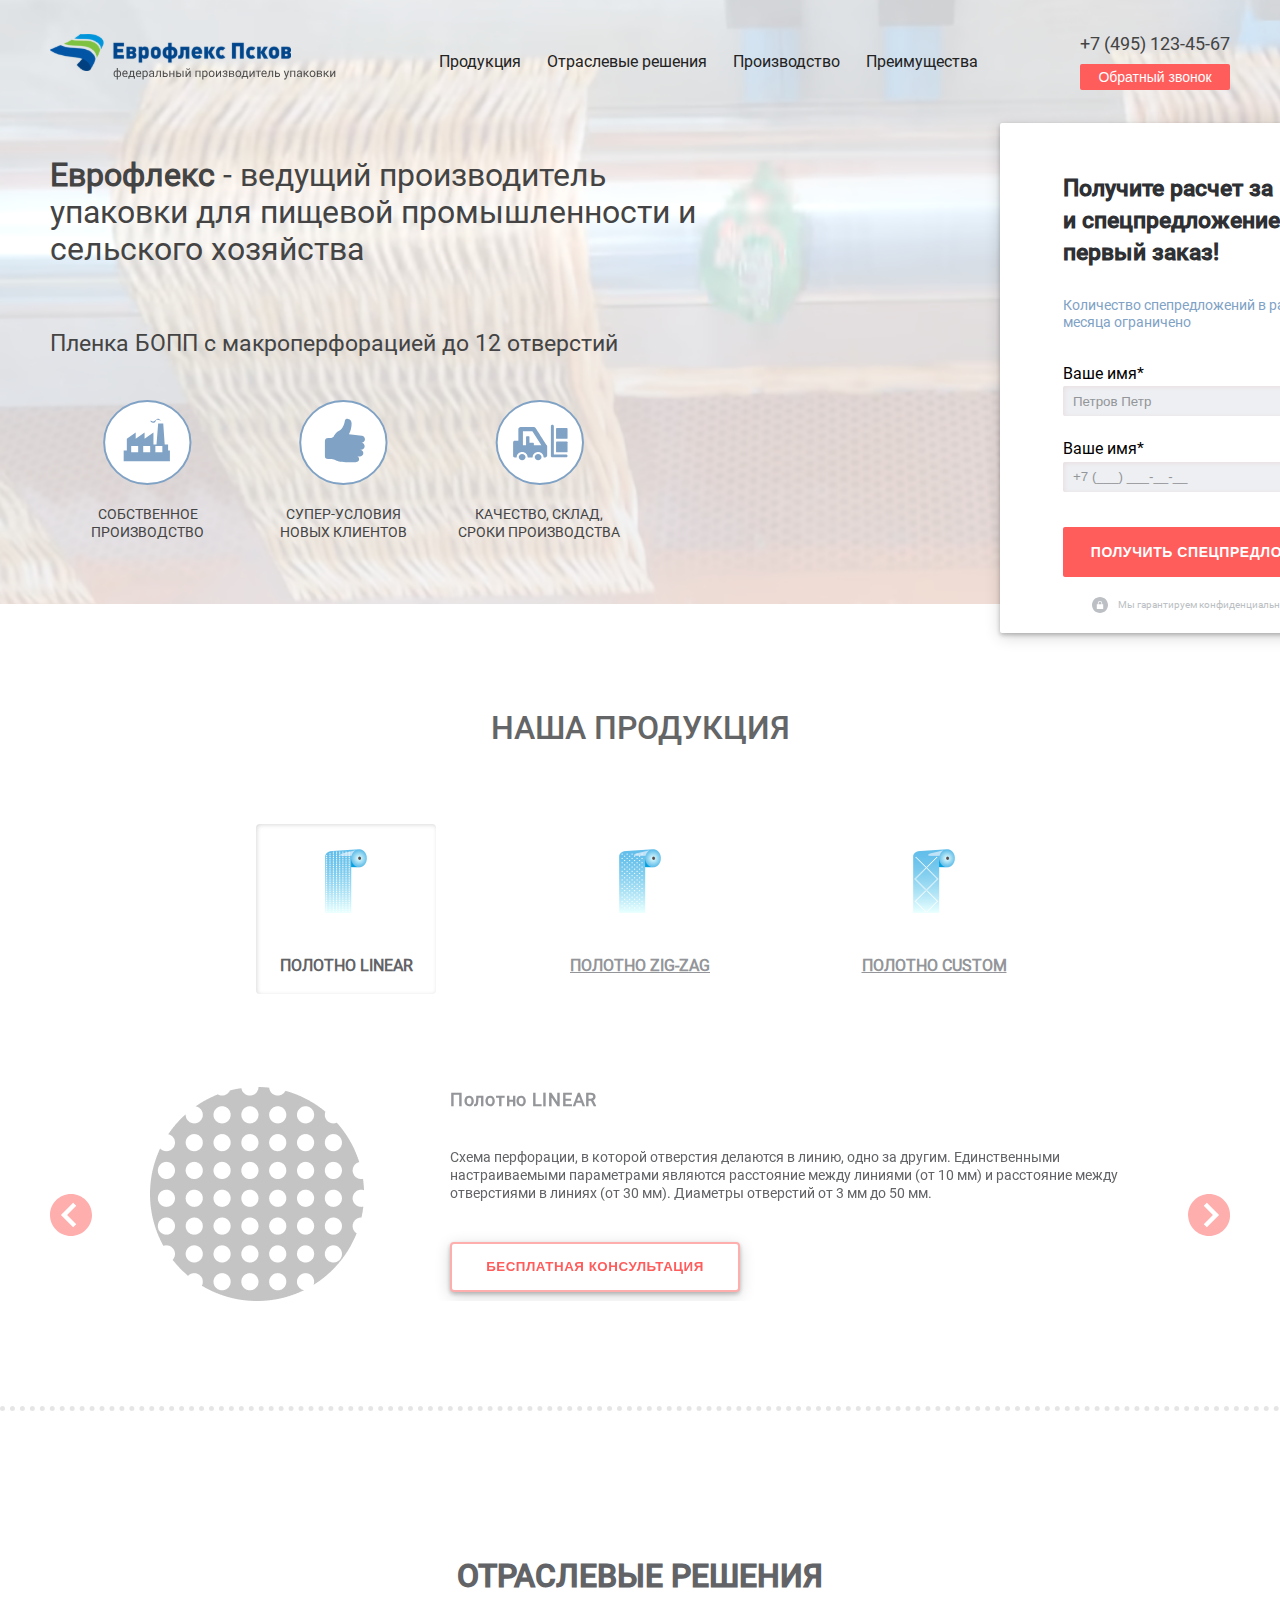
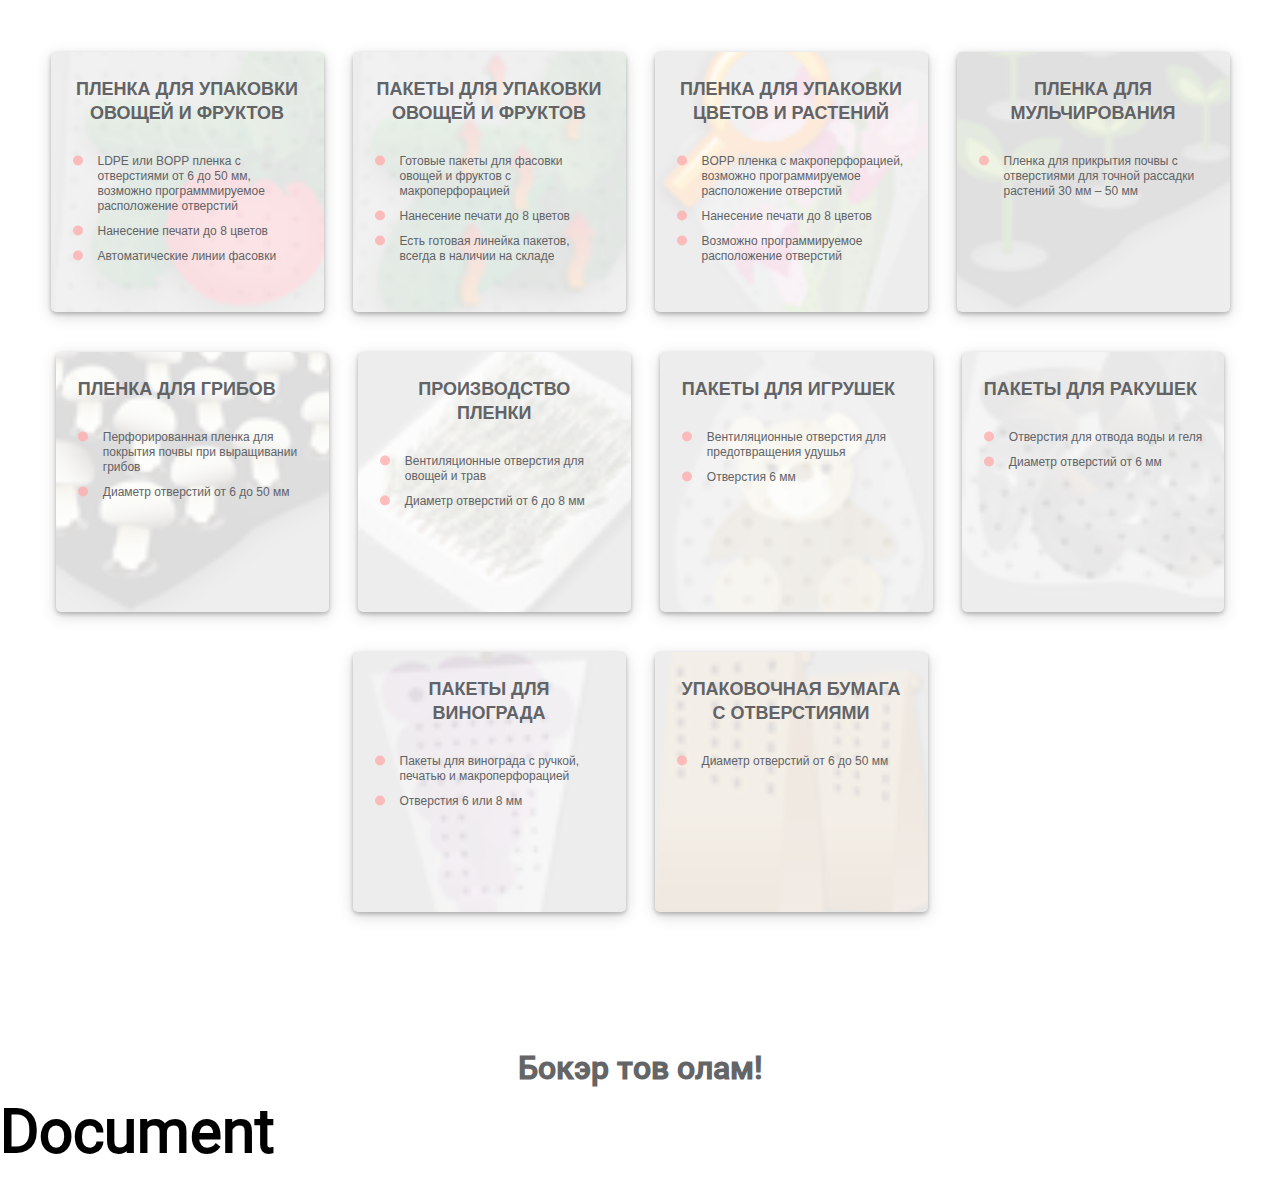
<file: euroflex_2_GitHub/index.html>
<!DOCTYPE html>
<html lang="en">

<head>
    <meta charset="UTF-8">
    <meta name="viewport" content="width=device-width, initial-scale=1.0">
    <meta http-equiv="X-UA-Compatible" content="ie=edge">
    <title>Document</title>
    <link rel="stylesheet" type="text/css" href="css/libs.min.css">
    <link rel="stylesheet" href="css/styles.min.css">
</head>

<body>
    <main>
        <section class="hero">
            <div class="header">
                <div class="container">
                    <div class="header__menu"><a href="#" class="header__logo"><img src="../img/hero-logo.svg"
                                alt=""></a>
                        <nav class="header__nav">
                            <a href="#" class="header__nav-link">Продукция</a>
                            <a href="#" class="header__nav-link">Отраслевые решения</a>
                            <a href="#" class="header__nav-link">Производство</a>
                            <a href="#" class="header__nav-link">Преимущества</a>
                        </nav>
                        <div class="header__phone">
                            <div class="header__number">+7 (495) 123-45-67</div>
                            <button class="header__back-call">Обратный звонок</button>
                        </div>
                    </div>
                    <!-- /header__menu -->
                    <div class="hero__screen">
                        <p class="hero__screen-lead">
                            <span class="hero__screen-lead--bold">Еврофлекс</span> - ведущий производитель упаковки для
                            пищевой промышленности и сельского хозяйства
                        </p>
                        <p class="hero__screen-text">
                            Пленка БОПП с макроперфорацией до 12 отверстий
                        </p>
                    </div>
                    <!-- /.hero__screen -->
                    <div class="hero__icon-groups">
                        <div class="hero__icon-group">
                            <img src="../img/factory.svg" class="hero__icon-group-img">
                            <div class="hero__icon-group-txt">СОБСТВЕННОЕ
                                ПРОИЗВОДСТВО</div>
                        </div>
                        <div class="hero__icon-group">
                            <img src="../img/like.svg" class="hero__icon-group-img">
                            <div class="hero__icon-group-txt">СУПЕР-УСЛОВИЯ
                                НОВЫХ КЛИЕНТОВ</div>
                        </div>
                        <div class="hero__icon-group">
                            <img src="../img/forklift-with-boxes.svg" class="hero__icon-group-img">
                            <div class="hero__icon-group-txt">КАЧЕСТВО, СКЛАД, СРОКИ ПРОИЗВОДСТВА </div>
                        </div>
                    </div>
                    <!-- /.header__icon-group -->
                    <div class="hero__form">
                        <h2 class="hero__form-title" style="
                        width: 304px;
                    ">
                            Получите расчет за 15 мин
                            и спецпредложение
                            на первый заказ!
                        </h2>
                        <div class="hero__form-txt">
                            Количество спепредложений в рамках месяца ограничено
                        </div>
                        <form action="#">
                            <label class="hero__form-label">Ваше имя*
                                <input class="cont-form-text" type="text" placeholder="Петров Петр">
                            </label>
                            <label class="hero__form-label">Ваше имя*
                                <input class="cont-form-number" type="number" placeholder="+7 (___) ___-__-__">
                            </label>

                        </form>
                        <button class="hero__form-btn">
                            Получить СПЕЦПРЕДЛОЖЕНИЕ
                        </button>
                        <div class="hero__form-txt--small">
                            <div class="small-inner">
                                <img class="img-inner" src="../img/lock.svg" alt="lock"> Мы гарантируем
                                конфиденциальность данных
                            </div>

                        </div>
                    </div>
                    <!-- /hero__form -->
                </div>
                <!-- /container -->

            </div>
        </section>
        <!-- /hero -->

        <section class="our-production">
            <div class="container">
                <h2 class="our-production__title">НАША ПРОДУКЦИЯ</h2>

                <div class="our-production__wrapper">
                    <div class="our-production__cards">

                        <div class="our-production__card">

                            <label class="our-production__card-radio">
                                <input checked type="radio" id="card1" name="card">
                                <img src="./img/Linear.svg" alt="Linear" class="our-production__card-img">
                                <div class="our-production__card-txt">Полотно LINEAR</div>
                            </label>
                        </div>


                        <div class="our-production__card">

                            <label class="our-production__card-radio">
                                <input type="radio" id="card2" name="card">
                                <img src="./img/Zig-Zag.svg" alt="Zig-Zag" class="our-production__card-img">
                                <div class="our-production__card-txt">Полотно ZIG-ZAG</div>
                            </label>
                        </div>

                        <!-- <div class="our-production__card">
                            <img src="../img/Custom.svg" alt="Custom" class="our-production__card-img">
                            <div class="our-production__card-txt">Полотно CUSTOM</div>
                        </div> -->
                        <div class="our-production__card">

                            <label class="our-production__card-radio">
                                <input type="radio" id="card3" name="card">
                                <img src="./img/Custom.svg" alt="Custom" class="our-production__card-img">
                                <div class="our-production__card-txt">Полотно CUSTOM</div>
                            </label>
                        </div>

                    </div>
                    <!-- /.our-production__cards -->
                </div>
                <!-- /.our-production__wrapper -->

                <div class="single-item">
                    <div class="our-production__tabcontent">
                        <img src="./img/Subtract.png" class="our-production__tabcontent-img">
                        <div class="huy">
                            <h3 class="our-production__tabcontent-title">Полотно LINEAR
                            </h3>
                            <div class="our-production__tabcontent-txt">Схема перфорации, в которой отверстия делаются в
                                линию, одно за другим. Единственными настраиваемыми параметрами являются расстояние
                                между
                                линиями (от 10 мм) и расстояние между отверстиями в линиях (от 30 мм). Диаметры
                                отверстий от
                                3 мм до 50 мм.</div>
                            <button class="our-production__tabcontent-btn">БЕСПЛАТНАЯ КОНСУЛЬТАЦИЯ</button>
                        </div>

                    </div>
                    <div class="our-production__tabcontent">
                        <img src="./img/Subtract.png" class="our-production__tabcontent-img">
                        <div class="huy">
                            <h3 class="our-production__tabcontent-title">Полотно LINEAR
                            </h3>
                            <div class="our-production__tabcontent-txt">Схема перфорации, в которой отверстия делаются в
                                линию, одно за другим. Единственными настраиваемыми параметрами являются расстояние
                                между
                                линиями (от 10 мм) и расстояние между отверстиями в линиях (от 30 мм). Диаметры
                                отверстий от
                                3 мм до 50 мм.</div>
                            <button class="our-production__tabcontent-btn">БЕСПЛАТНАЯ КОНСУЛЬТАЦИЯ</button>
                        </div>

                    </div>
                    <div class="our-production__tabcontent">
                        <img src="./img/Subtract.png" class="our-production__tabcontent-img">
                        <div class="huy">
                            <h3 class="our-production__tabcontent-title">Полотно LINEAR
                            </h3>
                            <div class="our-production__tabcontent-txt">Схема перфорации, в которой отверстия делаются в
                                линию, одно за другим. Единственными настраиваемыми параметрами являются расстояние
                                между
                                линиями (от 10 мм) и расстояние между отверстиями в линиях (от 30 мм). Диаметры
                                отверстий от
                                3 мм до 50 мм.</div>
                            <button class="our-production__tabcontent-btn">БЕСПЛАТНАЯ КОНСУЛЬТАЦИЯ</button>
                        </div>

                    </div>
                </div>



                <!-- </div> -->


            </div>
            <!-- /.container -->
        </section>
        <!-- /.our-production -->

        <section class="industry-solutions">
            <div class="container">
                <h2 class="industry-solutions__title">ОТРАСЛЕВЫЕ РЕШЕНИЯ</h2>
                <div class="industry-solutions__cards">
                    <div class="industry-solutions__card1">
                        <h3 class="industry-solutions__card-title">Пленка для упаковки овощей и фруктов</h3>
                        <ul class="industry-solutions__card-list">
                            <li class="industry-solutions__card-list-items">LDPE или BOPP пленка с отверстиями от 6 до
                                50 мм, возможно программмируемое расположение отверстий</li>
                            <li class="industry-solutions__card-list-items">Нанесение печати до 8 цветов</li>
                            <li class="industry-solutions__card-list-items">Автоматические линии фасовки</li>
                        </ul>
                    </div>
                    <div class="industry-solutions__card2">
                        <h3 class="industry-solutions__card-title">Пакеты для упаковки овощей и фруктов</h3>
                        <ul class="industry-solutions__card-list">
                            <li class="industry-solutions__card-list-items">Готовые пакеты для фасовки овощей и фруктов с макроперфорацией</li>
                            <li class="industry-solutions__card-list-items">Нанесение печати до 8 цветов</li>
                            <li class="industry-solutions__card-list-items">Есть готовая линейка пакетов, всегда в наличии на складе</li>
                        </ul>
                    </div>
                    <div class="industry-solutions__card3">
                        <h3 class="industry-solutions__card-title">Пленка для упаковки цветов и растений</h3>
                        <ul class="industry-solutions__card-list">
                            <li class="industry-solutions__card-list-items">BOPP пленка с макроперфорацией, возможно программируемое расположение отверстий</li>
                            <li class="industry-solutions__card-list-items">Нанесение печати до 8 цветов</li>
                            <li class="industry-solutions__card-list-items">Возможно программируемое расположение отверстий</li>
                        </ul>
                    </div>
                    <div class="industry-solutions__card4">
                        <h3 class="industry-solutions__card-title">Пленка для мульчирования</h3>
                        <ul class="industry-solutions__card-list">
                            <li class="industry-solutions__card-list-items">Пленка для прикрытия почвы с отверстиями для точной рассадки растений 30 мм – 50 мм</li>
                        </ul>
                    </div>
                    <div class="industry-solutions__card5">
                        <h3 class="industry-solutions__card-title">Пленка для грибов</h3>
                        <ul class="industry-solutions__card-list">
                            <li class="industry-solutions__card-list-items">Перфорированная пленка для покрытия почвы при выращивании грибов</li>
                            <li class="industry-solutions__card-list-items">Диаметр отверстий от 6 до 50 мм</li>
                        </ul>
                    </div>
                    <div class="industry-solutions__card6">
                        <h3 class="industry-solutions__card-title">Производство пленки</h3>
                        <ul class="industry-solutions__card-list">
                            <li class="industry-solutions__card-list-items">Вентиляционные отверстия для овощей и трав</li>
                            <li class="industry-solutions__card-list-items">Диаметр отверстий от 6 до 8 мм</li>
                        </ul>
                    </div>
                    <div class="industry-solutions__card7">
                        <h3 class="industry-solutions__card-title">Пакеты для игрушек</h3>
                        <ul class="industry-solutions__card-list">
                            <li class="industry-solutions__card-list-items">Вентиляционные отверстия для предотвращения удушья</li>
                            <li class="industry-solutions__card-list-items">Отверстия 6 мм</li>
                        </ul>
                    </div>
                    <div class="industry-solutions__card8">
                        <h3 class="industry-solutions__card-title">Пакеты для ракушек</h3>
                        <ul class="industry-solutions__card-list">
                            <li class="industry-solutions__card-list-items">Отверстия для отвода воды и геля</li>
                            <li class="industry-solutions__card-list-items">Диаметр отверстий от 6 мм</li>
                        </ul>
                    </div>
                    <div class="industry-solutions__card9">
                        <h3 class="industry-solutions__card-title">Пакеты для винограда</h3>
                        <ul class="industry-solutions__card-list">
                            <li class="industry-solutions__card-list-items">Пакеты для винограда с ручкой, печатью и макроперфорацией</li>
                            <li class="industry-solutions__card-list-items">Отверстия 6 или 8 мм</li>
                        </ul>
                    </div>
                    <div class="industry-solutions__card10">
                        <h3 class="industry-solutions__card-title">Упаковочная бумага с отверстиями </h3>
                        <ul class="industry-solutions__card-list">
                            <li class="industry-solutions__card-list-items">Диаметр отверстий от 6 до 50 мм</li>
                        </ul>
                    </div>
                </div>
            </div>
        </section>
        <!-- /.industry-solutions -->

    </main>


    <section class="borisych">
        <h2>Бокэр тов олам!</h2>
    </section>
    <h1>Document</h1>

    <script src="js/libs.min.js"></script>
    <script src="js/scripts.min.js"></script>

    <!-- <script type="text/javascript">
        if (window.jQuery) alert("jQuery подключен");
        else alert("jQuery не подключен");
    </script>
    <script type="text/javascript">
        $(document).ready(function () {
            alert(jQuery.fn.jquery);
        });
    </script> -->
</body>

</html>
</file>
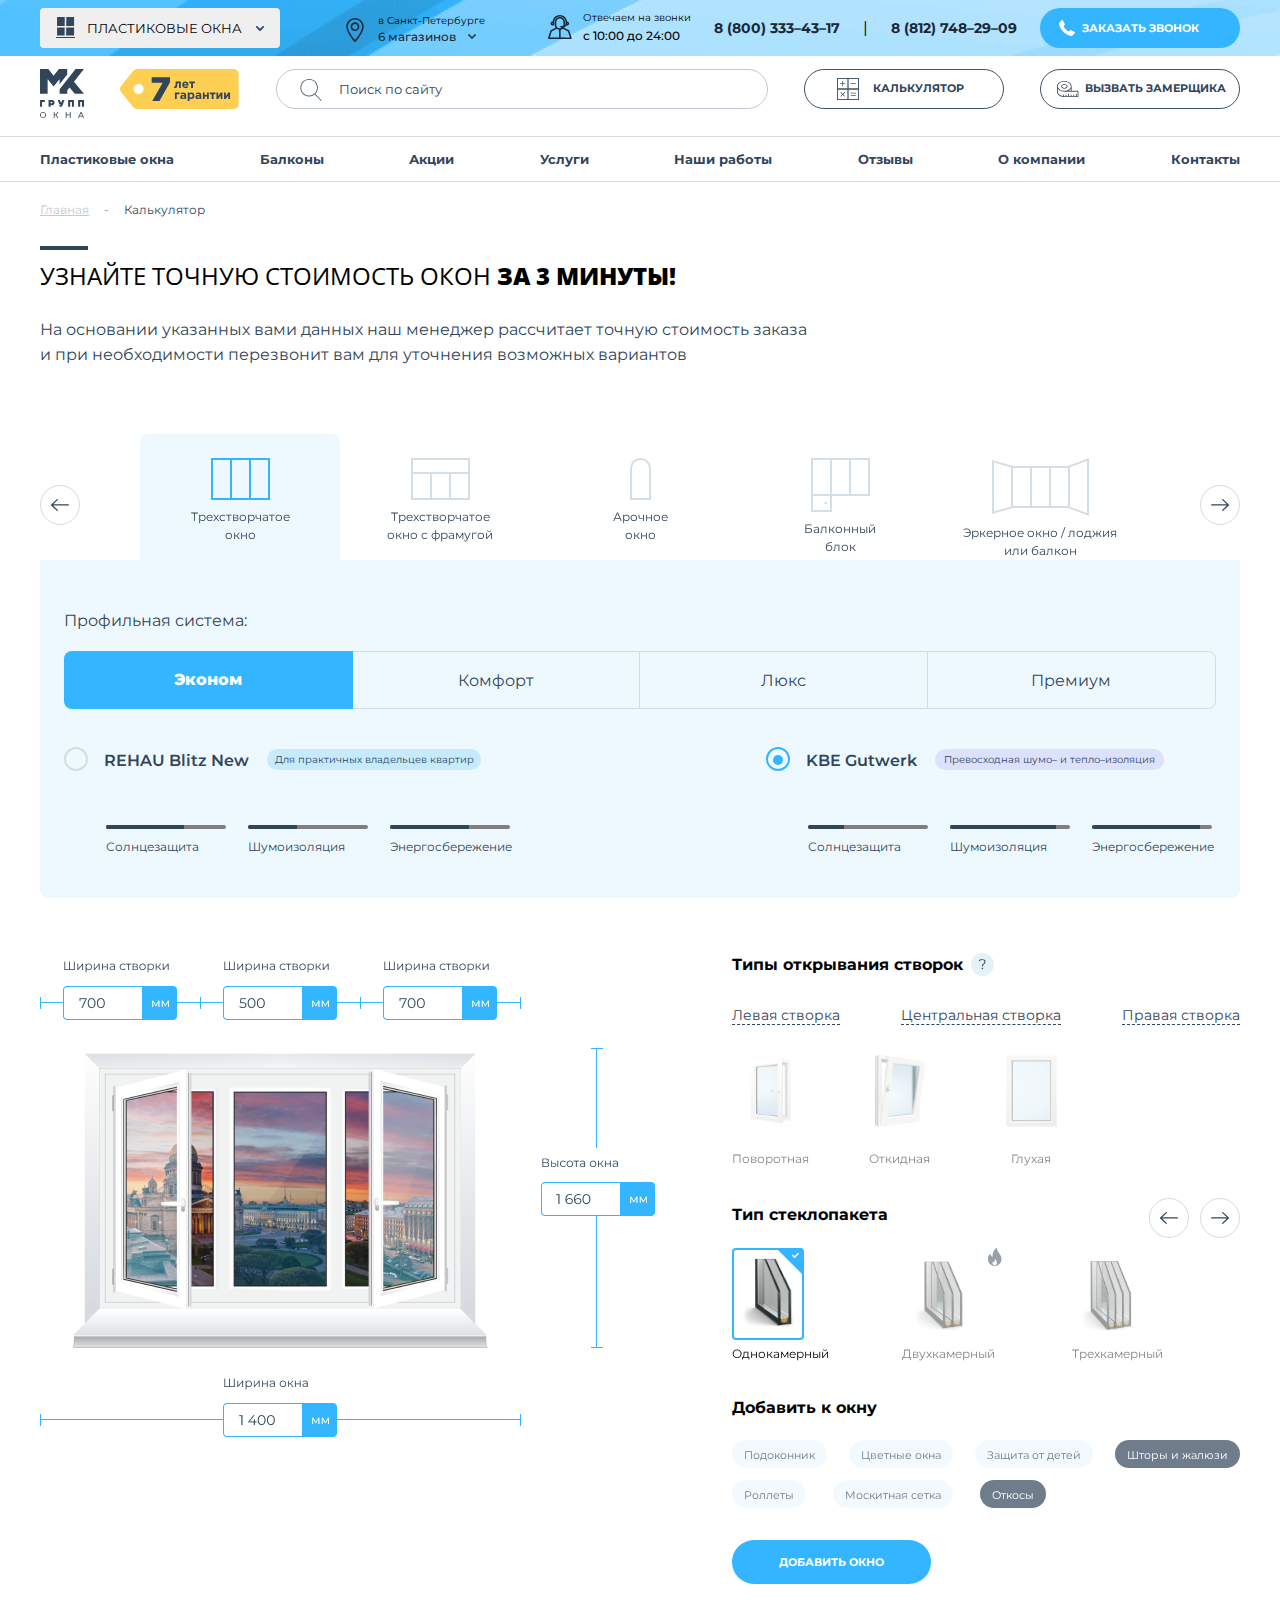
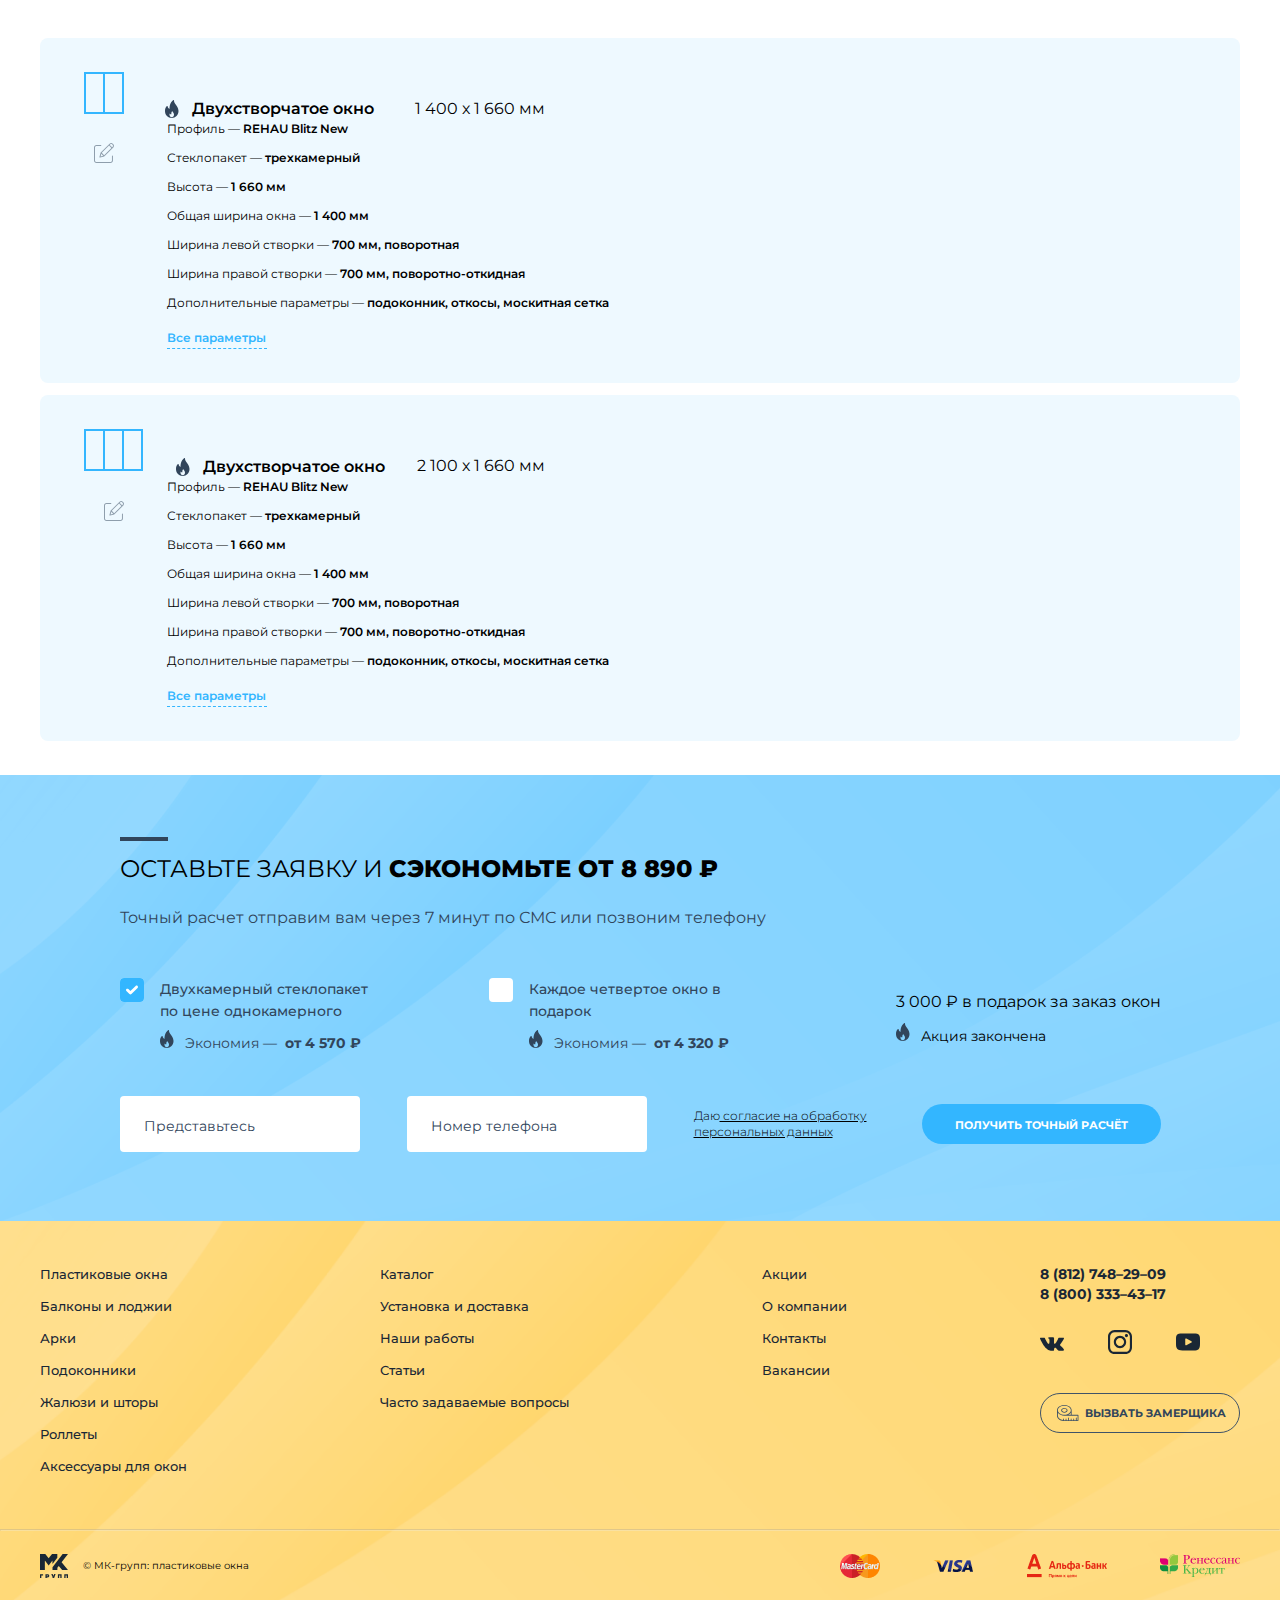
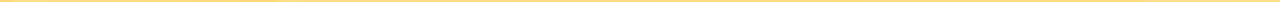
<file: okna_git/index.html>
<!DOCTYPE html>
<html lang="en">

<head>
    <meta charset="UTF-8">
    <meta name="viewport" content="width=device-width, initial-scale=1.0">
    <meta http-equiv="X-UA-Compatible" content="ie=edge">
    <title>Okna</title>
    <link
        href="https://fonts.googleapis.com/css?family=Montserrat:400,500,600,700|Open+Sans:400,600,800&display=swap&subset=cyrillic"
        rel="stylesheet">
    <link rel="stylesheet" type="text/css" href="css/libs.min.css">
    <!-- <link rel="stylesheet" href="https://cdnjs.cloudflare.com/ajax/libs/tippy.js/0.3.0/tippy.css"> -->
    <link rel="stylesheet" href="css/styles.min.css">
    <!-- <link rel="stylesheet" href="css/styles.min.css.map"> -->
    <!-- <link rel="stylesheet" href="css/slick-theme.css"> -->
    <!-- <link rel="stylesheet" type="text/css" href="node_modules/slick-carousel/slick/slick-theme.css" /> -->
    <!-- <link rel="stylesheet" type="text/css" href="//cdn.jsdelivr.net/npm/slick-carousel@1.8.1/slick/slick.css" /> -->
</head>

<body>
    <header class="header">
        <div class="header__top">
            <div class="header__top-container">
                <div class="header__top-wrap">
                    <select class="drop-menu">
                        <option value="1" class="drop-menu__item" selected="selected">Пластиковые окна</option>
                        <option value="2" class="drop-menu__item"></option>
                        <option value="3" class="drop-menu__item"></option>
                        <option value="4" class="drop-menu__item"></option>
                        <option value="5" class="drop-menu__item"></option>
                        <option value="6" class="drop-menu__item"></option>
                        <option value="7" class="drop-menu__item"></option>
                    </select>
                    <ul class="header__top-list1">
                        <li class="header__top-item1">в Санкт-Петербурге
                            <select class="header__top-text1">
                                <option value="">6 магазинов</option>
                                <option value="">магазин1</option>
                                <option value="">магазин2</option>
                                <option value="">магазин3</option>
                                <option value="">магазин4</option>
                                <option value="">магазин5</option>
                                <option value="">магазин6</option>
                            </select>
                        </li>
                    </ul>
                    <ul class="header__top-list2">
                        <li class="header__top-item2">
                            <span class="header__top-item2-1">Отвечаем на звонки</span>
                            <p class="header__top-text">с 10:00 до 24:00</p>
                        </li>
                    </ul>
                    <a href="#" class="header__top-number">8 (800) 333–43–17</a> |
                    <a href="#" class="header__top-number">8 (812) 748–29–09</a>
                    <a href="#" class="header__top-btn">Заказать звонок</a>
                </div>
            </div>
        </div>
        <!--//header__top-->
        <div class="header__midle">
            <div class="header__midle-container">
                <div class="header__midle-wrap">
                    <a href="#" class="header__midle-link"><img src="img/svg/logo1.svg" alt=""
                            class="header__midle-img1"></a>
                    <img src="./img/svg/logo_7years.svg" alt="" class="header__midle-img2">
                    <form action="" method="post" class="search">
                        <input type="search" class="header__midle-input" placeholder="Поиск по сайту">
                        <input type="submit" name="" value="" class="submit">
                    </form>
                    <a href="#" class="header__midle-btn1">Калькулятор</a>
                    <a href="#" class="header__midle-btn2">Вызвать замерщика</a>
                </div>
                <!--//header__midle-wrap-->
            </div>
            <!--//header__midle-container-->

        </div>
        <!--//header__midle-->
        <div class="header__bottom">
            <div class="header__bottom-container">
                <div class="header__bottom-wrap">
                    <nav class="header__bottom-menu">
                        <a href="#" class="header__bottom-menu--item">Пластиковые окна</a>
                        <a href="#" class="header__bottom-menu--item">Балконы</a>
                        <a href="#" class="header__bottom-menu--item">Акции</a>
                        <a href="#" class="header__bottom-menu--item">Услуги</a>
                        <a href="#" class="header__bottom-menu--item">Наши работы</a>
                        <a href="#" class="header__bottom-menu--item">Отзывы</a>
                        <a href="#" class="header__bottom-menu--item">О компании</a>
                        <a href="#" class="header__bottom-menu--item">Контакты</a>
                    </nav>
                </div>
                <!--//header__bottom-wrap-->
            </div>
            <!--//header__bottom-container-->
        </div>
        <!--//header__bottom-->
        <div class="header__breadcrumbs">
            <div class="header__breadcrumbs-container">
                <div class="header__breadcrumbs">
                    <ul class="header__breadcrumbs no-style">
                        <li><a href="#">Главная</a></li>
                        <li>Калькулятор</li>
                    </ul>
                </div>
            </div>
        </div>
    </header>
    <!--//header-->
    <section class="hero">
        <div class="hero__container">
            <h2 class="hero__title">Узнайте точную стоимость окон <span>за 3 минуты!</span></h2>
            <p class="hero__text">На основании указанных вами данных наш менеджер рассчитает точную стоимость заказа и
                при необходимости перезвонит вам для уточнения возможных вариантов</p>
            <div class="hero__slider">
                <!-- <img src="../img/svg/arrow_left.svg" alt=""> -->
                <div class="hero__slider-wrap one-time">

                    <div class="js-tab-trigger" data-tab="1">
                        <label class="hero__slider-item">
                            <input type="radio" name="radbutton" id="radio-1" checked>
                            <!-- <img src="../img/svg/tricuspid_window.svg" alt=""> -->
                            <svg width="59" height="42" viewBox="0 0 59 42" fill="none"
                                xmlns="http://www.w3.org/2000/svg">
                                <rect x="1" y="1" width="19" height="40" stroke="#D3DFE8" stroke-width="2" />
                                <rect x="20" y="1" width="19" height="40" stroke="#D3DFE8" stroke-width="2" />
                                <rect x="39" y="1" width="19" height="40" stroke="#D3DFE8" stroke-width="2" />
                            </svg>
                            <span class="hero__slider-text">Трехстворчатое<br> окно</span>
                        </label>
                    </div>

                    <div class="js-tab-trigger" data-tab="2">
                        <label class="hero__slider-item">
                            <input type="radio" name="radbutton" id="radio-2">
                            <!-- <img src="../img/svg/tricuspid_window_with_transom.svg" alt=""> -->
                            <svg width="59" height="42" viewBox="0 0 59 42" fill="none"
                                xmlns="http://www.w3.org/2000/svg">
                                <rect x="1" y="15" width="19" height="26" stroke="#D3DFE8" stroke-width="2" />
                                <rect x="1" y="1" width="57" height="14" stroke="#D3DFE8" stroke-width="2" />
                                <rect x="20" y="15" width="19" height="26" stroke="#D3DFE8" stroke-width="2" />
                                <rect x="39" y="15" width="19" height="26" stroke="#D3DFE8" stroke-width="2" />
                            </svg>
                            <span class="hero__slider-text">Трехстворчатое<br> окно с фрамугой</span>
                        </label>
                    </div>
                    <div class="js-tab-trigger" data-tab="3">
                        <label class="hero__slider-item">
                            <input type="radio" name="radbutton" id="radio-3">
                            <!-- <img src="../img/svg/arched_window.svg" alt=""> -->
                            <svg width="21" height="42" viewBox="0 0 21 42" fill="none"
                                xmlns="http://www.w3.org/2000/svg">
                                <path d="M1 10.5C1 5.25329 5.25329 1 10.5 1C15.7467 1 20 5.25329 20 10.5V41H1V10.5Z"
                                    stroke="#D3DFE8" stroke-width="2" />
                            </svg>
                            <span class="hero__slider-text">Арочное<br> окно</span>
                        </label>
                    </div>
                    <div class="js-tab-trigger" data-tab="4">
                        <label class="hero__slider-item">
                            <input type="radio" name="radbutton" id="radio-4">
                            <!-- <img src="../img/svg/balcony_block.svg" alt=""> -->
                            <svg width="59" height="54" viewBox="0 0 59 54" fill="none"
                                xmlns="http://www.w3.org/2000/svg">
                                <rect x="1" y="1" width="19" height="36" stroke="#D3DFE8" stroke-width="2" />
                                <rect x="1" y="1" width="19" height="52" stroke="#D3DFE8" stroke-width="2" />
                                <path d="M13.5 45H16" stroke="#D3DFE8" stroke-width="2" />
                                <rect x="20" y="1" width="19" height="36" stroke="#D3DFE8" stroke-width="2" />
                                <rect x="39" y="1" width="19" height="36" stroke="#D3DFE8" stroke-width="2" />
                            </svg>
                            <span class="hero__slider-text">Балконный<br> блок</span>
                        </label>
                    </div>
                    <div class="js-tab-trigger" data-tab="5">
                        <label class="hero__slider-item">
                            <input type="radio" name="radbutton" id="radio-5">
                            <!-- <img src="../img/svg/bay_window _loggia _or_balcony.svg" alt=""> -->
                            <svg width="97" height="58" viewBox="0 0 97 58" fill="none"
                                xmlns="http://www.w3.org/2000/svg">

                                <path d="M20 49.2457L1 54.6743V3.32573L20 8.7543V49.2457Z" stroke="#d3dfe8"
                                    stroke-width="2" />
                                <rect x="20" y="9" width="19" height="40" stroke="#d3dfe8" stroke-width="2" />
                                <rect x="39" y="9" width="19" height="40" stroke="#d3dfe8" stroke-width="2" />
                                <rect x="39" y="9" width="19" height="40" stroke="#d3dfe8" stroke-width="2" />
                                <rect x="58" y="9" width="19" height="40" stroke="#d3dfe8" stroke-width="2" />
                                <path d="M77 49.3108V8.68915L96 1.45106V56.5489L77 49.3108Z" stroke="#d3dfe8"
                                    stroke-width="2" />
                            </svg>
                            <span class="hero__slider-text">Эркерное окно / лоджия<br> или балкон</span>
                        </label>
                    </div>

                    <div class="js-tab-trigger" data-tab="6">
                        <label class="hero__slider-item">
                            <input type="radio" name="radbutton" id="radio-6">
                            <!-- <img src="../img/svg/bay_window _loggia _or_balcony.svg" alt=""> -->
                            <svg width="21" height="42" viewBox="0 0 21 42" fill="none"
                                xmlns="http://www.w3.org/2000/svg">
                                <rect x="1" y="1" width="19" height="40" stroke="#D3DFE8" stroke-width="2" />
                            </svg>
                            <span class="hero__slider-text">Одностворчатое <br>окно</span>
                        </label>
                    </div>

                    <div class="js-tab-trigger" data-tab="7">
                        <label class="hero__slider-item">
                            <input type="radio" name="radbutton" id="radio-7">
                            <!-- <img src="../img/svg/bay_window _loggia _or_balcony.svg" alt=""> -->
                            <svg width="21" height="42" viewBox="0 0 21 42" fill="none"
                                xmlns="http://www.w3.org/2000/svg">
                                <rect x="1" y="1" width="19" height="40" stroke="#D3DFE8" stroke-width="2" />
                                <rect x="1" y="1" width="19" height="14" stroke="#D3DFE8" stroke-width="2" />
                            </svg>
                            <span class="hero__slider-text">Одностворчатое <br>окно с фрамугой</span>
                        </label>
                    </div>


                    <div class="js-tab-trigger" data-tab="8">
                        <label class="hero__slider-item">
                            <input type="radio" name="radbutton" id="radio-8">
                            <!-- <img src="../img/svg/bay_window _loggia _or_balcony.svg" alt=""> -->
                            <svg width="40" height="42" viewBox="0 0 40 42" fill="none"
                                xmlns="http://www.w3.org/2000/svg">
                                <rect x="1" y="1" width="19" height="40" stroke="#D3DFE8" stroke-width="2" />
                                <rect x="20" y="1" width="19" height="40" stroke="#D3DFE8" stroke-width="2" />
                            </svg>
                            <span class="hero__slider-text">Двухстворчатое <br>окно</span>
                        </label>
                    </div>

                    <div class="js-tab-trigger" data-tab="9">
                        <label class="hero__slider-item">
                            <input type="radio" name="radbutton" id="radio-9">
                            <!-- <img src="../img/svg/bay_window _loggia _or_balcony.svg" alt=""> -->
                            <svg width="40" height="42" viewBox="0 0 40 42" fill="none"
                                xmlns="http://www.w3.org/2000/svg">
                                <rect x="1" y="15" width="19" height="26" stroke="#D3DFE8" stroke-width="2" />
                                <rect x="1" y="1" width="38" height="14" stroke="#D3DFE8" stroke-width="2" />
                                <rect x="20" y="15" width="19" height="26" stroke="#D3DFE8" stroke-width="2" />
                            </svg>
                            <span class="hero__slider-text">Двухстворчатое <br>окно с фрамугой</span>
                        </label>
                    </div>


                </div>
                <!--//hero__slider-wrap-->
            </div>
            <!--//hero__slider-->
            <div class="profile-system">
                <p class="profile-system__text">Профильная система:</p>
                <div class="profile-system__wrap">
                    <label class="profile-system__link">
                        <input checked type="radio" name="ps" id="r1"><span>Эконом</span>
                    </label>
                    <label class="profile-system__link">
                        <input type="radio" name="ps" id="r2"><span>Комфорт</span>
                    </label>
                    <label class="profile-system__link">
                        <input type="radio" name="ps" id="r3"><span>Люкс</span>
                    </label>
                    <label class="profile-system__link">
                        <input type="radio" name="ps" id="r4"><span>Премиум</span>
                    </label>


                </div>
                <!--// profile-system__wrap-->
                <div class="profile-system__wrapp">
                    <div class="profile-system__group">
                        <label class="profile-system__radio">
                            <input type="radio" name="psr" id="rad1"><span>REHAU Blitz New</span>
                        </label>
                        <a href="#" class="profile-system__btn1">Для практичных владельцев квартир</a>
                        <div class="profile-system__group-items">

                            <div class="profile-system__progress">
                                <progress value="65" max="100"></progress>
                                <p class="system__group-item1">Солнцезащита</p>
                            </div>

                            <div class="profile-system__progress">
                                <progress value="41" max="100"></progress>
                                <p class="system__group-item2">Шумоизоляция</p>
                            </div>

                            <div class="profile-system__progress">
                                <progress value="66" max="100"></progress>
                                <p class="system__group-item3">Энергосбережение</p>
                            </div>

                        </div>
                    </div>

                    <div class="profile-system__group">
                        <label class="profile-system__radio">
                            <input checked type="radio" name="psr" id="rad2"><span>KBE Gutwerk</span>
                        </label>
                        <a href="#" class="profile-system__btn2">Превосходная шумо– и тепло–изоляция</a>
                        <div class="profile-system__group-items">

                            <div class="profile-system__progress">
                                <progress value="30" max="100"></progress>
                                <p class="system__group-item1">Солнцезащита</p>
                            </div>

                            <div class="profile-system__progress">
                                <progress value="88" max="100"></progress>
                                <p class="system__group-item2">Шумоизоляция</p>
                            </div>

                            <div class="profile-system__progress">
                                <progress value="90" max="100"></progress>
                                <p class="system__group-item3">Энергосбережение</p>
                            </div>

                        </div>
                        <!--//profile-system__group-items-->
                    </div>
                    <!--//profile-system__group-->

                </div>

            </div>
            <!--//profile-system-->

            <div class="inner">
                <div class="tabs-content">
                    <div class="tabs-content__item active js-tab-content" data-tab="1">
                        <img src="img/png/tryohstv(all).png" alt="" style="width: 615px;height: 485px;">
                        <!-- <img src="./img/png/tryohstv(all).png" alt=""> -->
                        <div class="casement-types">
                            <h3 class="casement-types__title">Типы открывания створок <a href="#" id="myButton">
                                    <svg width="23" height="23" viewBox="0 0 23 23" fill="none"
                                        xmlns="http://www.w3.org/2000/svg">
                                        <circle cx="11.5" cy="11.5" r="11.5" fill="#E5F1F8" />
                                        <path
                                            d="M10.8061 13.2575C10.8061 12.868 10.8678 12.526 10.9913 12.2315C11.1243 11.937 11.2858 11.6852 11.4758 11.4762C11.6658 11.2672 11.9128 11.0297 12.2168 10.7637C12.6253 10.4027 12.9246 10.0892 13.1146 9.8232C13.3141 9.5477 13.4138 9.2152 13.4138 8.8257C13.4138 8.3032 13.2096 7.8852 12.8011 7.5717C12.3926 7.2487 11.8321 7.0872 11.1196 7.0872C9.94158 7.0872 9.03433 7.47195 8.39783 8.24145L7.64258 7.67145C8.45008 6.68345 9.63283 6.18945 11.1908 6.18945C12.1883 6.18945 12.9816 6.4127 13.5706 6.8592C14.1691 7.3057 14.4683 7.90895 14.4683 8.66895C14.4683 9.05845 14.4018 9.4052 14.2688 9.7092C14.1453 10.0037 13.9886 10.2555 13.7986 10.4645C13.6181 10.6735 13.3758 10.9157 13.0718 11.1912C12.6633 11.5617 12.3593 11.8942 12.1598 12.1887C11.9603 12.4737 11.8606 12.83 11.8606 13.2575H10.8061ZM11.3333 16.3212C11.1243 16.3212 10.9486 16.25 10.8061 16.1075C10.6636 15.9555 10.5923 15.7797 10.5923 15.5802C10.5923 15.3712 10.6636 15.2002 10.8061 15.0672C10.9486 14.9247 11.1243 14.8535 11.3333 14.8535C11.5518 14.8535 11.7323 14.9247 11.8748 15.0672C12.0173 15.2002 12.0886 15.3712 12.0886 15.5802C12.0886 15.7797 12.0126 15.9555 11.8606 16.1075C11.7181 16.25 11.5423 16.3212 11.3333 16.3212Z"
                                            fill="#31455B" />
                                    </svg>
                                </a> </h3>
                            <div class="obv">
                                <label class="casement-types__radio">
                                    <input checked type="radio" name="casement" id="casemtypes1">
                                    <span class="txt">Левая створка</span>
                                </label>
                                <label class="casement-types__radio">
                                    <input type="radio" name="casement" id="casemtypes2">
                                    <span class="txt">Центральная створка</span>
                                </label>
                                <label class="casement-types__radio">
                                    <input type="radio" name="casement" id="casemtypes3">
                                    <span class="txt">Правая створка</span>
                                </label>

                            </div>

                            <div class="envelope">
                                <div class="casegroup">
                                    <label class="casement-types__radio--img">
                                        <input checked type="radio" name="casement-types" id="casemtypes4">
                                        <img src="img/png/left_stv.png" alt="" style="height:92px">
                                        <span class="txt1">Поворотная</span>
                                    </label>
                                </div>

                                <div class="casegroup">
                                    <label class="casement-types__radio--img">
                                        <input type="radio" name="casement-types" id="casemtypes5">
                                        <img src="img/png/otkidnoe.png" alt="">
                                        <span class="txt1">Откидная</span>
                                    </label>
                                </div>

                                <div class="casegroup">
                                    <label class="casement-types__radio--img">
                                        <input type="radio" name="casement-types" id="casemtypes6">
                                        <img src="img/png/gluhoe.png" alt="">
                                        <span class="txt1">Глухая</span>
                                    </label>
                                </div>
                            </div>
                            <!--//envelope-->
                            <h3 class="type-of-glass">Тип стеклопакета</h3>
                            <div class="envelope2">
                                <div class="envelope2__wrap multiple-items">
                                    <div class="casegroup2">
                                        <label class="casement-types__radio--img2">
                                            <input checked type="radio" name="casement-types2" id="casemtypes7">
                                            <img src="img/png/odnokam.png" alt="" style="height:92px">
                                            <span class="txt1">Однокамерный</span>
                                        </label>
                                    </div>

                                    <div class="casegroup2">
                                        <label class="casement-types__radio--img2">
                                            <input type="radio" name="casement-types2" id="casemtypes8">

                                            <img src="img/png/dvuhkam.png" alt="">
                                            <svg id="fire" width="14" height="18" viewBox="0 0 14 18" fill="none"
                                                xmlns="http://www.w3.org/2000/svg">
                                                <path
                                                    d="M13.4615 10.5388C13.2553 7.85426 12.0055 6.17199 10.9028 4.68749C9.88182 3.31316 9 2.12635 9 0.375642C9 0.235017 8.92125 0.106486 8.79638 0.0420446C8.67111 -0.0227835 8.52061 -0.0121663 8.40674 0.0705915C6.75074 1.25557 5.36903 3.25276 4.88637 5.15837C4.55129 6.48506 4.50696 7.97653 4.50074 8.96157C2.97144 8.63494 2.62501 6.34739 2.62136 6.32246C2.60413 6.20381 2.53164 6.10056 2.42617 6.04417C2.31961 5.98851 2.19435 5.98447 2.08631 6.03794C2.00612 6.07676 0.117914 7.03617 0.00805065 10.8668C0.000351432 10.9943 0 11.1221 0 11.2499C0 14.9714 3.02818 17.9994 6.75 17.9994C6.75513 17.9998 6.76062 18.0005 6.76501 17.9994C6.76649 17.9994 6.76793 17.9994 6.76976 17.9994C10.4824 17.9888 13.5 14.9649 13.5 11.2499C13.5 11.0628 13.4615 10.5388 13.4615 10.5388ZM6.75 17.2495C5.50927 17.2495 4.5 16.1744 4.5 14.8528C4.5 14.8078 4.49965 14.7624 4.50292 14.7067C4.51793 14.1494 4.62379 13.7689 4.73987 13.5159C4.95742 13.9831 5.34632 14.4127 5.97804 14.4127C6.18532 14.4127 6.35305 14.2449 6.35305 14.0377C6.35305 13.5038 6.36405 12.8879 6.49698 12.332C6.61528 11.8391 6.89797 11.3147 7.25614 10.8943C7.41544 11.4399 7.72601 11.8815 8.02923 12.3126C8.4632 12.9292 8.91179 13.5668 8.99054 14.654C8.99529 14.7184 9.00007 14.7832 9.00007 14.8528C9 16.1743 7.99073 17.2495 6.75 17.2495Z"
                                                    fill="#31455B" />
                                            </svg>
                                            <span class="txt1">Двухкамерный</span>
                                        </label>
                                    </div>

                                    <div class="casegroup2">
                                        <label class="casement-types__radio--img2">
                                            <input type="radio" name="casement-types2" id="casemtypes9">
                                            <img src="img/png/tryohkam.png" alt="">
                                            <span class="txt1">Трехкамерный</span>
                                        </label>
                                    </div>
                                    <!-- ***************************** -->
                                    <div class="casegroup2">
                                        <label class="casement-types__radio--img2">
                                            <input type="radio" name="casement-types2" id="casemtypes7">
                                            <img src="img/png/odnokam.png" alt="" style="height:92px">
                                            <span class="txt1">Четырёхкамерный</span>
                                        </label>
                                    </div>

                                    <div class="casegroup2">
                                        <label class="casement-types__radio--img2">
                                            <input type="radio" name="casement-types2" id="casemtypes8">

                                            <img src="img/png/dvuhkam.png" alt="">
                                            <svg id="fire" width="14" height="18" viewBox="0 0 14 18" fill="none"
                                                xmlns="http://www.w3.org/2000/svg">
                                                <path
                                                    d="M13.4615 10.5388C13.2553 7.85426 12.0055 6.17199 10.9028 4.68749C9.88182 3.31316 9 2.12635 9 0.375642C9 0.235017 8.92125 0.106486 8.79638 0.0420446C8.67111 -0.0227835 8.52061 -0.0121663 8.40674 0.0705915C6.75074 1.25557 5.36903 3.25276 4.88637 5.15837C4.55129 6.48506 4.50696 7.97653 4.50074 8.96157C2.97144 8.63494 2.62501 6.34739 2.62136 6.32246C2.60413 6.20381 2.53164 6.10056 2.42617 6.04417C2.31961 5.98851 2.19435 5.98447 2.08631 6.03794C2.00612 6.07676 0.117914 7.03617 0.00805065 10.8668C0.000351432 10.9943 0 11.1221 0 11.2499C0 14.9714 3.02818 17.9994 6.75 17.9994C6.75513 17.9998 6.76062 18.0005 6.76501 17.9994C6.76649 17.9994 6.76793 17.9994 6.76976 17.9994C10.4824 17.9888 13.5 14.9649 13.5 11.2499C13.5 11.0628 13.4615 10.5388 13.4615 10.5388ZM6.75 17.2495C5.50927 17.2495 4.5 16.1744 4.5 14.8528C4.5 14.8078 4.49965 14.7624 4.50292 14.7067C4.51793 14.1494 4.62379 13.7689 4.73987 13.5159C4.95742 13.9831 5.34632 14.4127 5.97804 14.4127C6.18532 14.4127 6.35305 14.2449 6.35305 14.0377C6.35305 13.5038 6.36405 12.8879 6.49698 12.332C6.61528 11.8391 6.89797 11.3147 7.25614 10.8943C7.41544 11.4399 7.72601 11.8815 8.02923 12.3126C8.4632 12.9292 8.91179 13.5668 8.99054 14.654C8.99529 14.7184 9.00007 14.7832 9.00007 14.8528C9 16.1743 7.99073 17.2495 6.75 17.2495Z"
                                                    fill="#31455B" />
                                            </svg>
                                            <span class="txt1">Пятикамерный</span>
                                        </label>
                                    </div>

                                    <div class="casegroup2">
                                        <label class="casement-types__radio--img2">
                                            <input type="radio" name="casement-types2" id="casemtypes9">
                                            <img src="img/png/tryohkam.png" alt="">
                                            <span class="txt1">Шестикамерный</span>
                                        </label>
                                    </div>
                                    <!-- ***************************** -->
                                </div>
                                <!--//envelope2__wrap one-time1-->

                            </div>
                            <!--//envelope2-->
                            </h3>

                            <h3 class="add-to-window">Добавить к окну</h3>
                            <div class="envelope3">
                                <div class="envelope3__wrap">
                                    <label class="add"><input type="checkbox" name="add-to-window1"
                                            id="add1"><span>Подоконник</span></label>
                                    <label class="add"><input type="checkbox" name="add-to-window2"
                                            id="add2"><span>Цветные
                                            окна</span></label>
                                    <label class="add"><input type="checkbox" name="add-to-window3"
                                            id="add3"><span>Защита
                                            от детей</span></label>
                                    <label class="add"><input checked type="checkbox" name="add-to-window4"
                                            id="add4"><span>Шторы и
                                            жалюзи</span></label>
                                    <label class="add"><input type="checkbox" name="add-to-window5"
                                            id="add5"><span>Роллеты</span></label>
                                    <label class="add"><input type="checkbox" name="add-to-window6"
                                            id="add6"><span>Москитная сетка</span></label>
                                    <label class="add"><input checked type="checkbox" name="add-to-window7"
                                            id="add7"><span>Откосы</span></label>
                                </div>
                                <button class="button-add">Добавить окно</button>
                            </div>


                        </div>

                    </div>


                </div>
                <!-- //tabs-content -->



            </div>
            <!-- //inner -->



            <div class="tabs-content__item js-tab-content" data-tab="2">
                <img src="img/png/tryohstv_fram(all).png" alt="" style="width: 615px;height: 609px;">
                <div class="casement-types">
                    <h3 class="casement-types__title">Типы открывания створок <a href="#" id="myButton">
                            <svg width="23" height="23" viewBox="0 0 23 23" fill="none"
                                xmlns="http://www.w3.org/2000/svg">
                                <circle cx="11.5" cy="11.5" r="11.5" fill="#E5F1F8" />
                                <path
                                    d="M10.8061 13.2575C10.8061 12.868 10.8678 12.526 10.9913 12.2315C11.1243 11.937 11.2858 11.6852 11.4758 11.4762C11.6658 11.2672 11.9128 11.0297 12.2168 10.7637C12.6253 10.4027 12.9246 10.0892 13.1146 9.8232C13.3141 9.5477 13.4138 9.2152 13.4138 8.8257C13.4138 8.3032 13.2096 7.8852 12.8011 7.5717C12.3926 7.2487 11.8321 7.0872 11.1196 7.0872C9.94158 7.0872 9.03433 7.47195 8.39783 8.24145L7.64258 7.67145C8.45008 6.68345 9.63283 6.18945 11.1908 6.18945C12.1883 6.18945 12.9816 6.4127 13.5706 6.8592C14.1691 7.3057 14.4683 7.90895 14.4683 8.66895C14.4683 9.05845 14.4018 9.4052 14.2688 9.7092C14.1453 10.0037 13.9886 10.2555 13.7986 10.4645C13.6181 10.6735 13.3758 10.9157 13.0718 11.1912C12.6633 11.5617 12.3593 11.8942 12.1598 12.1887C11.9603 12.4737 11.8606 12.83 11.8606 13.2575H10.8061ZM11.3333 16.3212C11.1243 16.3212 10.9486 16.25 10.8061 16.1075C10.6636 15.9555 10.5923 15.7797 10.5923 15.5802C10.5923 15.3712 10.6636 15.2002 10.8061 15.0672C10.9486 14.9247 11.1243 14.8535 11.3333 14.8535C11.5518 14.8535 11.7323 14.9247 11.8748 15.0672C12.0173 15.2002 12.0886 15.3712 12.0886 15.5802C12.0886 15.7797 12.0126 15.9555 11.8606 16.1075C11.7181 16.25 11.5423 16.3212 11.3333 16.3212Z"
                                    fill="#31455B" />
                            </svg>
                        </a> </h3>
                    <div class="obv">
                        <label class="casement-types__radio">
                            <input checked type="radio" name="casement" id="casemtypes1">
                            <span class="txt">Левая створка</span>
                        </label>
                        <label class="casement-types__radio">
                            <input type="radio" name="casement" id="casemtypes2">
                            <span class="txt">Центральная створка</span>
                        </label>
                        <label class="casement-types__radio">
                            <input type="radio" name="casement" id="casemtypes3">
                            <span class="txt">Правая створка</span>
                        </label>

                    </div>

                    <div class="envelope">
                        <div class="casegroup">
                            <label class="casement-types__radio--img">
                                <input checked type="radio" name="casement-types" id="casemtypes4">
                                <img src="img/png/left_stv.png" alt="" style="height:92px">
                                <span class="txt1">Поворотная</span>
                            </label>
                        </div>

                        <div class="casegroup">
                            <label class="casement-types__radio--img">
                                <input type="radio" name="casement-types" id="casemtypes5">
                                <img src="img/png/otkidnoe.png" alt="">
                                <span class="txt1">Откидная</span>
                            </label>
                        </div>

                        <div class="casegroup">
                            <label class="casement-types__radio--img">
                                <input type="radio" name="casement-types" id="casemtypes6">
                                <img src="img/png/gluhoe.png" alt="">
                                <span class="txt1">Глухая</span>
                            </label>
                        </div>
                    </div>
                    <!--//envelope-->
                    <h3 class="type-of-glass">Тип стеклопакета</h3>
                    <div class="envelope2">
                        <div class="envelope2__wrap multiple-items">
                            <div class="casegroup2">
                                <label class="casement-types__radio--img2">
                                    <input type="radio" name="casement-types2" id="casemtypes7">
                                    <img src="img/png/odnokam.png" alt="" style="height:92px">
                                    <span class="txt1">Однокамерный</span>
                                </label>
                            </div>

                            <div class="casegroup2">
                                <label class="casement-types__radio--img2">
                                    <input type="radio" name="casement-types2" id="casemtypes8">

                                    <img src="img/png/dvuhkam.png" alt="">
                                    <svg id="fire" width="14" height="18" viewBox="0 0 14 18" fill="none"
                                        xmlns="http://www.w3.org/2000/svg">
                                        <path
                                            d="M13.4615 10.5388C13.2553 7.85426 12.0055 6.17199 10.9028 4.68749C9.88182 3.31316 9 2.12635 9 0.375642C9 0.235017 8.92125 0.106486 8.79638 0.0420446C8.67111 -0.0227835 8.52061 -0.0121663 8.40674 0.0705915C6.75074 1.25557 5.36903 3.25276 4.88637 5.15837C4.55129 6.48506 4.50696 7.97653 4.50074 8.96157C2.97144 8.63494 2.62501 6.34739 2.62136 6.32246C2.60413 6.20381 2.53164 6.10056 2.42617 6.04417C2.31961 5.98851 2.19435 5.98447 2.08631 6.03794C2.00612 6.07676 0.117914 7.03617 0.00805065 10.8668C0.000351432 10.9943 0 11.1221 0 11.2499C0 14.9714 3.02818 17.9994 6.75 17.9994C6.75513 17.9998 6.76062 18.0005 6.76501 17.9994C6.76649 17.9994 6.76793 17.9994 6.76976 17.9994C10.4824 17.9888 13.5 14.9649 13.5 11.2499C13.5 11.0628 13.4615 10.5388 13.4615 10.5388ZM6.75 17.2495C5.50927 17.2495 4.5 16.1744 4.5 14.8528C4.5 14.8078 4.49965 14.7624 4.50292 14.7067C4.51793 14.1494 4.62379 13.7689 4.73987 13.5159C4.95742 13.9831 5.34632 14.4127 5.97804 14.4127C6.18532 14.4127 6.35305 14.2449 6.35305 14.0377C6.35305 13.5038 6.36405 12.8879 6.49698 12.332C6.61528 11.8391 6.89797 11.3147 7.25614 10.8943C7.41544 11.4399 7.72601 11.8815 8.02923 12.3126C8.4632 12.9292 8.91179 13.5668 8.99054 14.654C8.99529 14.7184 9.00007 14.7832 9.00007 14.8528C9 16.1743 7.99073 17.2495 6.75 17.2495Z"
                                            fill="#31455B" />
                                    </svg>
                                    <span class="txt1">Двухкамерный</span>
                                </label>
                            </div>

                            <div class="casegroup2">
                                <label class="casement-types__radio--img2">
                                    <input type="radio" name="casement-types2" id="casemtypes9">
                                    <img src="img/png/tryohkam.png" alt="">
                                    <span class="txt1">Трехкамерный</span>
                                </label>
                            </div>
                            <!-- ***************************** -->
                            <div class="casegroup2">
                                <label class="casement-types__radio--img2">
                                    <input type="radio" name="casement-types2" id="casemtypes7">
                                    <img src="img/png/odnokam.png" alt="" style="height:92px">
                                    <span class="txt1">Четырёхкамерный</span>
                                </label>
                            </div>

                            <div class="casegroup2">
                                <label class="casement-types__radio--img2">
                                    <input type="radio" name="casement-types2" id="casemtypes8">

                                    <img src="img/png/dvuhkam.png" alt="">
                                    <svg id="fire" width="14" height="18" viewBox="0 0 14 18" fill="none"
                                        xmlns="http://www.w3.org/2000/svg">
                                        <path
                                            d="M13.4615 10.5388C13.2553 7.85426 12.0055 6.17199 10.9028 4.68749C9.88182 3.31316 9 2.12635 9 0.375642C9 0.235017 8.92125 0.106486 8.79638 0.0420446C8.67111 -0.0227835 8.52061 -0.0121663 8.40674 0.0705915C6.75074 1.25557 5.36903 3.25276 4.88637 5.15837C4.55129 6.48506 4.50696 7.97653 4.50074 8.96157C2.97144 8.63494 2.62501 6.34739 2.62136 6.32246C2.60413 6.20381 2.53164 6.10056 2.42617 6.04417C2.31961 5.98851 2.19435 5.98447 2.08631 6.03794C2.00612 6.07676 0.117914 7.03617 0.00805065 10.8668C0.000351432 10.9943 0 11.1221 0 11.2499C0 14.9714 3.02818 17.9994 6.75 17.9994C6.75513 17.9998 6.76062 18.0005 6.76501 17.9994C6.76649 17.9994 6.76793 17.9994 6.76976 17.9994C10.4824 17.9888 13.5 14.9649 13.5 11.2499C13.5 11.0628 13.4615 10.5388 13.4615 10.5388ZM6.75 17.2495C5.50927 17.2495 4.5 16.1744 4.5 14.8528C4.5 14.8078 4.49965 14.7624 4.50292 14.7067C4.51793 14.1494 4.62379 13.7689 4.73987 13.5159C4.95742 13.9831 5.34632 14.4127 5.97804 14.4127C6.18532 14.4127 6.35305 14.2449 6.35305 14.0377C6.35305 13.5038 6.36405 12.8879 6.49698 12.332C6.61528 11.8391 6.89797 11.3147 7.25614 10.8943C7.41544 11.4399 7.72601 11.8815 8.02923 12.3126C8.4632 12.9292 8.91179 13.5668 8.99054 14.654C8.99529 14.7184 9.00007 14.7832 9.00007 14.8528C9 16.1743 7.99073 17.2495 6.75 17.2495Z"
                                            fill="#31455B" />
                                    </svg>
                                    <span class="txt1">Пятикамерный</span>
                                </label>
                            </div>

                            <div class="casegroup2">
                                <label class="casement-types__radio--img2">
                                    <input type="radio" name="casement-types2" id="casemtypes9">
                                    <img src="img/png/tryohkam.png" alt="">
                                    <span class="txt1">Шестикамерный</span>
                                </label>
                            </div>
                            <!-- ***************************** -->
                        </div>
                        <!--//envelope2__wrap one-time1-->

                    </div>
                    <!--//envelope2-->
                    </h3>

                    <h3 class="add-to-window">Добавить к окну</h3>
                    <div class="envelope3">
                        <div class="envelope3__wrap">
                            <label class="add"><input type="checkbox" name="add-to-window1"
                                    id="add1"><span>Подоконник</span></label>
                            <label class="add"><input type="checkbox" name="add-to-window2" id="add2"><span>Цветные
                                    окна</span></label>
                            <label class="add"><input type="checkbox" name="add-to-window3" id="add3"><span>Защита
                                    от детей</span></label>
                            <label class="add"><input checked type="checkbox" name="add-to-window4"
                                    id="add4"><span>Шторы и
                                    жалюзи</span></label>
                            <label class="add"><input type="checkbox" name="add-to-window5"
                                    id="add5"><span>Роллеты</span></label>
                            <label class="add"><input type="checkbox" name="add-to-window6" id="add6"><span>Москитная
                                    сетка</span></label>
                            <label class="add"><input checked type="checkbox" name="add-to-window7"
                                    id="add7"><span>Откосы</span></label>
                        </div>
                        <button class="button-add">Добавить окно</button>
                    </div>


                </div>
            </div>



            <div class="tabs-content__item js-tab-content" data-tab="3">
                <img src="img/png/arochn(all).png" alt="" style="width: 615px;height: 609px;">
                <div class="casement-types">
                    <h3 class="casement-types__title">Типы открывания створок <a href="#" id="myButton">
                            <svg width="23" height="23" viewBox="0 0 23 23" fill="none"
                                xmlns="http://www.w3.org/2000/svg">
                                <circle cx="11.5" cy="11.5" r="11.5" fill="#E5F1F8" />
                                <path
                                    d="M10.8061 13.2575C10.8061 12.868 10.8678 12.526 10.9913 12.2315C11.1243 11.937 11.2858 11.6852 11.4758 11.4762C11.6658 11.2672 11.9128 11.0297 12.2168 10.7637C12.6253 10.4027 12.9246 10.0892 13.1146 9.8232C13.3141 9.5477 13.4138 9.2152 13.4138 8.8257C13.4138 8.3032 13.2096 7.8852 12.8011 7.5717C12.3926 7.2487 11.8321 7.0872 11.1196 7.0872C9.94158 7.0872 9.03433 7.47195 8.39783 8.24145L7.64258 7.67145C8.45008 6.68345 9.63283 6.18945 11.1908 6.18945C12.1883 6.18945 12.9816 6.4127 13.5706 6.8592C14.1691 7.3057 14.4683 7.90895 14.4683 8.66895C14.4683 9.05845 14.4018 9.4052 14.2688 9.7092C14.1453 10.0037 13.9886 10.2555 13.7986 10.4645C13.6181 10.6735 13.3758 10.9157 13.0718 11.1912C12.6633 11.5617 12.3593 11.8942 12.1598 12.1887C11.9603 12.4737 11.8606 12.83 11.8606 13.2575H10.8061ZM11.3333 16.3212C11.1243 16.3212 10.9486 16.25 10.8061 16.1075C10.6636 15.9555 10.5923 15.7797 10.5923 15.5802C10.5923 15.3712 10.6636 15.2002 10.8061 15.0672C10.9486 14.9247 11.1243 14.8535 11.3333 14.8535C11.5518 14.8535 11.7323 14.9247 11.8748 15.0672C12.0173 15.2002 12.0886 15.3712 12.0886 15.5802C12.0886 15.7797 12.0126 15.9555 11.8606 16.1075C11.7181 16.25 11.5423 16.3212 11.3333 16.3212Z"
                                    fill="#31455B" />
                            </svg>
                        </a> </h3>
                    <div class="obv" style="max-width: 319px;">
                        <label class="casement-types__radio">
                            <input type="radio" name="casement" id="casemtypes1">
                            <span class="txt">Левая створка</span>
                        </label>
                        <!-- <label class="casement-types__radio">
                            <input type="radio" name="casement" id="casemtypes2">
                            <span class="txt">Центральная створка</span>
                        </label> -->
                        <label class="casement-types__radio">
                            <input type="radio" name="casement" id="casemtypes3">
                            <span class="txt">Правая створка</span>
                        </label>

                    </div>

                    <div class="envelope">
                        <div class="casegroup">
                            <label class="casement-types__radio--img">
                                <input type="radio" name="casement-types" id="casemtypes4">
                                <img src="img/png/left_stv.png" alt="" style="height:92px">
                                <span class="txt1">Поворотная</span>
                            </label>
                        </div>

                        <div class="casegroup">
                            <label class="casement-types__radio--img">
                                <input type="radio" name="casement-types" id="casemtypes5">
                                <img src="img/png/otkidnoe.png" alt="">
                                <span class="txt1">Откидная</span>
                            </label>
                        </div>

                        <div class="casegroup">
                            <label class="casement-types__radio--img">
                                <input type="radio" name="casement-types" id="casemtypes6">
                                <img src="img/png/gluhoe.png" alt="">
                                <span class="txt1">Глухая</span>
                            </label>
                        </div>
                    </div>
                    <!--//envelope-->
                    <h3 class="type-of-glass">Тип стеклопакета</h3>
                    <div class="envelope2">
                        <div class="envelope2__wrap multiple-items">
                            <div class="casegroup2">
                                <label class="casement-types__radio--img2">
                                    <input type="radio" name="casement-types2" id="casemtypes7">
                                    <img src="img/png/odnokam.png" alt="" style="height:92px">
                                    <span class="txt1">Однокамерный</span>
                                </label>
                            </div>

                            <div class="casegroup2">
                                <label class="casement-types__radio--img2">
                                    <input type="radio" name="casement-types2" id="casemtypes8">

                                    <img src="img/png/dvuhkam.png" alt="">
                                    <svg id="fire" width="14" height="18" viewBox="0 0 14 18" fill="none"
                                        xmlns="http://www.w3.org/2000/svg">
                                        <path
                                            d="M13.4615 10.5388C13.2553 7.85426 12.0055 6.17199 10.9028 4.68749C9.88182 3.31316 9 2.12635 9 0.375642C9 0.235017 8.92125 0.106486 8.79638 0.0420446C8.67111 -0.0227835 8.52061 -0.0121663 8.40674 0.0705915C6.75074 1.25557 5.36903 3.25276 4.88637 5.15837C4.55129 6.48506 4.50696 7.97653 4.50074 8.96157C2.97144 8.63494 2.62501 6.34739 2.62136 6.32246C2.60413 6.20381 2.53164 6.10056 2.42617 6.04417C2.31961 5.98851 2.19435 5.98447 2.08631 6.03794C2.00612 6.07676 0.117914 7.03617 0.00805065 10.8668C0.000351432 10.9943 0 11.1221 0 11.2499C0 14.9714 3.02818 17.9994 6.75 17.9994C6.75513 17.9998 6.76062 18.0005 6.76501 17.9994C6.76649 17.9994 6.76793 17.9994 6.76976 17.9994C10.4824 17.9888 13.5 14.9649 13.5 11.2499C13.5 11.0628 13.4615 10.5388 13.4615 10.5388ZM6.75 17.2495C5.50927 17.2495 4.5 16.1744 4.5 14.8528C4.5 14.8078 4.49965 14.7624 4.50292 14.7067C4.51793 14.1494 4.62379 13.7689 4.73987 13.5159C4.95742 13.9831 5.34632 14.4127 5.97804 14.4127C6.18532 14.4127 6.35305 14.2449 6.35305 14.0377C6.35305 13.5038 6.36405 12.8879 6.49698 12.332C6.61528 11.8391 6.89797 11.3147 7.25614 10.8943C7.41544 11.4399 7.72601 11.8815 8.02923 12.3126C8.4632 12.9292 8.91179 13.5668 8.99054 14.654C8.99529 14.7184 9.00007 14.7832 9.00007 14.8528C9 16.1743 7.99073 17.2495 6.75 17.2495Z"
                                            fill="#31455B" />
                                    </svg>
                                    <span class="txt1">Двухкамерный</span>
                                </label>
                            </div>

                            <div class="casegroup2">
                                <label class="casement-types__radio--img2">
                                    <input type="radio" name="casement-types2" id="casemtypes9">
                                    <img src="img/png/tryohkam.png" alt="">
                                    <span class="txt1">Трехкамерный</span>
                                </label>
                            </div>
                            <!-- ***************************** -->
                            <div class="casegroup2">
                                <label class="casement-types__radio--img2">
                                    <input type="radio" name="casement-types2" id="casemtypes7">
                                    <img src="img/png/odnokam.png" alt="" style="height:92px">
                                    <span class="txt1">Четырёхкамерный</span>
                                </label>
                            </div>

                            <div class="casegroup2">
                                <label class="casement-types__radio--img2">
                                    <input type="radio" name="casement-types2" id="casemtypes8">

                                    <img src="img/png/dvuhkam.png" alt="">
                                    <svg id="fire" width="14" height="18" viewBox="0 0 14 18" fill="none"
                                        xmlns="http://www.w3.org/2000/svg">
                                        <path
                                            d="M13.4615 10.5388C13.2553 7.85426 12.0055 6.17199 10.9028 4.68749C9.88182 3.31316 9 2.12635 9 0.375642C9 0.235017 8.92125 0.106486 8.79638 0.0420446C8.67111 -0.0227835 8.52061 -0.0121663 8.40674 0.0705915C6.75074 1.25557 5.36903 3.25276 4.88637 5.15837C4.55129 6.48506 4.50696 7.97653 4.50074 8.96157C2.97144 8.63494 2.62501 6.34739 2.62136 6.32246C2.60413 6.20381 2.53164 6.10056 2.42617 6.04417C2.31961 5.98851 2.19435 5.98447 2.08631 6.03794C2.00612 6.07676 0.117914 7.03617 0.00805065 10.8668C0.000351432 10.9943 0 11.1221 0 11.2499C0 14.9714 3.02818 17.9994 6.75 17.9994C6.75513 17.9998 6.76062 18.0005 6.76501 17.9994C6.76649 17.9994 6.76793 17.9994 6.76976 17.9994C10.4824 17.9888 13.5 14.9649 13.5 11.2499C13.5 11.0628 13.4615 10.5388 13.4615 10.5388ZM6.75 17.2495C5.50927 17.2495 4.5 16.1744 4.5 14.8528C4.5 14.8078 4.49965 14.7624 4.50292 14.7067C4.51793 14.1494 4.62379 13.7689 4.73987 13.5159C4.95742 13.9831 5.34632 14.4127 5.97804 14.4127C6.18532 14.4127 6.35305 14.2449 6.35305 14.0377C6.35305 13.5038 6.36405 12.8879 6.49698 12.332C6.61528 11.8391 6.89797 11.3147 7.25614 10.8943C7.41544 11.4399 7.72601 11.8815 8.02923 12.3126C8.4632 12.9292 8.91179 13.5668 8.99054 14.654C8.99529 14.7184 9.00007 14.7832 9.00007 14.8528C9 16.1743 7.99073 17.2495 6.75 17.2495Z"
                                            fill="#31455B" />
                                    </svg>
                                    <span class="txt1">Пятикамерный</span>
                                </label>
                            </div>

                            <div class="casegroup2">
                                <label class="casement-types__radio--img2">
                                    <input type="radio" name="casement-types2" id="casemtypes9">
                                    <img src="img/png/tryohkam.png" alt="">
                                    <span class="txt1">Шестикамерный</span>
                                </label>
                            </div>
                            <!-- ***************************** -->
                        </div>
                        <!--//envelope2__wrap one-time1-->

                    </div>
                    <!--//envelope2-->
                    </h3>

                    <h3 class="add-to-window">Добавить к окну</h3>
                    <div class="envelope3">
                        <div class="envelope3__wrap">
                            <label class="add"><input type="checkbox" name="add-to-window1"
                                    id="add1"><span>Подоконник</span></label>
                            <label class="add"><input type="checkbox" name="add-to-window2" id="add2"><span>Цветные
                                    окна</span></label>
                            <label class="add"><input type="checkbox" name="add-to-window3" id="add3"><span>Защита
                                    от детей</span></label>
                            <label class="add"><input checked type="checkbox" name="add-to-window4"
                                    id="add4"><span>Шторы и
                                    жалюзи</span></label>
                            <label class="add"><input type="checkbox" name="add-to-window5"
                                    id="add5"><span>Роллеты</span></label>
                            <label class="add"><input type="checkbox" name="add-to-window6" id="add6"><span>Москитная
                                    сетка</span></label>
                            <label class="add"><input checked type="checkbox" name="add-to-window7"
                                    id="add7"><span>Откосы</span></label>
                        </div>
                        <button class="button-add">Добавить окно</button>
                    </div>


                </div>
            </div>






            <div class="tabs-content__item js-tab-content" data-tab="4">
                <img src="img/png/balkon_blok(all).png" alt="" style="width: 592px; height: 568px;">
                <div class="casement-types">
                    <h3 class="casement-types__title">Типы открывания створок <a href="#" id="myButton">
                            <svg width="23" height="23" viewBox="0 0 23 23" fill="none"
                                xmlns="http://www.w3.org/2000/svg">
                                <circle cx="11.5" cy="11.5" r="11.5" fill="#E5F1F8" />
                                <path
                                    d="M10.8061 13.2575C10.8061 12.868 10.8678 12.526 10.9913 12.2315C11.1243 11.937 11.2858 11.6852 11.4758 11.4762C11.6658 11.2672 11.9128 11.0297 12.2168 10.7637C12.6253 10.4027 12.9246 10.0892 13.1146 9.8232C13.3141 9.5477 13.4138 9.2152 13.4138 8.8257C13.4138 8.3032 13.2096 7.8852 12.8011 7.5717C12.3926 7.2487 11.8321 7.0872 11.1196 7.0872C9.94158 7.0872 9.03433 7.47195 8.39783 8.24145L7.64258 7.67145C8.45008 6.68345 9.63283 6.18945 11.1908 6.18945C12.1883 6.18945 12.9816 6.4127 13.5706 6.8592C14.1691 7.3057 14.4683 7.90895 14.4683 8.66895C14.4683 9.05845 14.4018 9.4052 14.2688 9.7092C14.1453 10.0037 13.9886 10.2555 13.7986 10.4645C13.6181 10.6735 13.3758 10.9157 13.0718 11.1912C12.6633 11.5617 12.3593 11.8942 12.1598 12.1887C11.9603 12.4737 11.8606 12.83 11.8606 13.2575H10.8061ZM11.3333 16.3212C11.1243 16.3212 10.9486 16.25 10.8061 16.1075C10.6636 15.9555 10.5923 15.7797 10.5923 15.5802C10.5923 15.3712 10.6636 15.2002 10.8061 15.0672C10.9486 14.9247 11.1243 14.8535 11.3333 14.8535C11.5518 14.8535 11.7323 14.9247 11.8748 15.0672C12.0173 15.2002 12.0886 15.3712 12.0886 15.5802C12.0886 15.7797 12.0126 15.9555 11.8606 16.1075C11.7181 16.25 11.5423 16.3212 11.3333 16.3212Z"
                                    fill="#31455B" />
                            </svg>
                        </a> </h3>
                    <div class="obv" style="max-width: 319px;">
                        <label class="casement-types__radio">
                            <input type="radio" name="casement" id="casemtypes1">
                            <span class="txt">Левая створка</span>
                        </label>
                        <!-- <label class="casement-types__radio">
                            <input type="radio" name="casement" id="casemtypes2">
                            <span class="txt">Центральная створка</span>
                        </label> -->
                        <label class="casement-types__radio">
                            <input type="radio" name="casement" id="casemtypes3">
                            <span class="txt">Правая створка</span>
                        </label>

                    </div>

                    <div class="envelope">
                        <div class="casegroup">
                            <label class="casement-types__radio--img">
                                <input type="radio" name="casement-types" id="casemtypes4">
                                <img src="img/png/left_stv.png" alt="" style="height:92px">
                                <span class="txt1">Поворотная</span>
                            </label>
                        </div>

                        <div class="casegroup">
                            <label class="casement-types__radio--img">
                                <input type="radio" name="casement-types" id="casemtypes5">
                                <img src="img/png/otkidnoe.png" alt="">
                                <span class="txt1">Откидная</span>
                            </label>
                        </div>

                        <div class="casegroup">
                            <label class="casement-types__radio--img">
                                <input type="radio" name="casement-types" id="casemtypes6">
                                <img src="img/png/gluhoe.png" alt="">
                                <span class="txt1">Глухая</span>
                            </label>
                        </div>
                    </div>
                    <!--//envelope-->
                    <h3 class="type-of-glass">Тип стеклопакета</h3>
                    <div class="envelope2">
                        <div class="envelope2__wrap multiple-items">
                            <div class="casegroup2">
                                <label class="casement-types__radio--img2">
                                    <input type="radio" name="casement-types2" id="casemtypes7">
                                    <img src="img/png/odnokam.png" alt="" style="height:92px">
                                    <span class="txt1">Однокамерный</span>
                                </label>
                            </div>

                            <div class="casegroup2">
                                <label class="casement-types__radio--img2">
                                    <input type="radio" name="casement-types2" id="casemtypes8">

                                    <img src="img/png/dvuhkam.png" alt="">
                                    <svg id="fire" width="14" height="18" viewBox="0 0 14 18" fill="none"
                                        xmlns="http://www.w3.org/2000/svg">
                                        <path
                                            d="M13.4615 10.5388C13.2553 7.85426 12.0055 6.17199 10.9028 4.68749C9.88182 3.31316 9 2.12635 9 0.375642C9 0.235017 8.92125 0.106486 8.79638 0.0420446C8.67111 -0.0227835 8.52061 -0.0121663 8.40674 0.0705915C6.75074 1.25557 5.36903 3.25276 4.88637 5.15837C4.55129 6.48506 4.50696 7.97653 4.50074 8.96157C2.97144 8.63494 2.62501 6.34739 2.62136 6.32246C2.60413 6.20381 2.53164 6.10056 2.42617 6.04417C2.31961 5.98851 2.19435 5.98447 2.08631 6.03794C2.00612 6.07676 0.117914 7.03617 0.00805065 10.8668C0.000351432 10.9943 0 11.1221 0 11.2499C0 14.9714 3.02818 17.9994 6.75 17.9994C6.75513 17.9998 6.76062 18.0005 6.76501 17.9994C6.76649 17.9994 6.76793 17.9994 6.76976 17.9994C10.4824 17.9888 13.5 14.9649 13.5 11.2499C13.5 11.0628 13.4615 10.5388 13.4615 10.5388ZM6.75 17.2495C5.50927 17.2495 4.5 16.1744 4.5 14.8528C4.5 14.8078 4.49965 14.7624 4.50292 14.7067C4.51793 14.1494 4.62379 13.7689 4.73987 13.5159C4.95742 13.9831 5.34632 14.4127 5.97804 14.4127C6.18532 14.4127 6.35305 14.2449 6.35305 14.0377C6.35305 13.5038 6.36405 12.8879 6.49698 12.332C6.61528 11.8391 6.89797 11.3147 7.25614 10.8943C7.41544 11.4399 7.72601 11.8815 8.02923 12.3126C8.4632 12.9292 8.91179 13.5668 8.99054 14.654C8.99529 14.7184 9.00007 14.7832 9.00007 14.8528C9 16.1743 7.99073 17.2495 6.75 17.2495Z"
                                            fill="#31455B" />
                                    </svg>
                                    <span class="txt1">Двухкамерный</span>
                                </label>
                            </div>

                            <div class="casegroup2">
                                <label class="casement-types__radio--img2">
                                    <input type="radio" name="casement-types2" id="casemtypes9">
                                    <img src="img/png/tryohkam.png" alt="">
                                    <span class="txt1">Трехкамерный</span>
                                </label>
                            </div>
                            <!-- ***************************** -->
                            <div class="casegroup2">
                                <label class="casement-types__radio--img2">
                                    <input type="radio" name="casement-types2" id="casemtypes7">
                                    <img src="img/png/odnokam.png" alt="" style="height:92px">
                                    <span class="txt1">Четырёхкамерный</span>
                                </label>
                            </div>

                            <div class="casegroup2">
                                <label class="casement-types__radio--img2">
                                    <input type="radio" name="casement-types2" id="casemtypes8">

                                    <img src="img/png/dvuhkam.png" alt="">
                                    <svg id="fire" width="14" height="18" viewBox="0 0 14 18" fill="none"
                                        xmlns="http://www.w3.org/2000/svg">
                                        <path
                                            d="M13.4615 10.5388C13.2553 7.85426 12.0055 6.17199 10.9028 4.68749C9.88182 3.31316 9 2.12635 9 0.375642C9 0.235017 8.92125 0.106486 8.79638 0.0420446C8.67111 -0.0227835 8.52061 -0.0121663 8.40674 0.0705915C6.75074 1.25557 5.36903 3.25276 4.88637 5.15837C4.55129 6.48506 4.50696 7.97653 4.50074 8.96157C2.97144 8.63494 2.62501 6.34739 2.62136 6.32246C2.60413 6.20381 2.53164 6.10056 2.42617 6.04417C2.31961 5.98851 2.19435 5.98447 2.08631 6.03794C2.00612 6.07676 0.117914 7.03617 0.00805065 10.8668C0.000351432 10.9943 0 11.1221 0 11.2499C0 14.9714 3.02818 17.9994 6.75 17.9994C6.75513 17.9998 6.76062 18.0005 6.76501 17.9994C6.76649 17.9994 6.76793 17.9994 6.76976 17.9994C10.4824 17.9888 13.5 14.9649 13.5 11.2499C13.5 11.0628 13.4615 10.5388 13.4615 10.5388ZM6.75 17.2495C5.50927 17.2495 4.5 16.1744 4.5 14.8528C4.5 14.8078 4.49965 14.7624 4.50292 14.7067C4.51793 14.1494 4.62379 13.7689 4.73987 13.5159C4.95742 13.9831 5.34632 14.4127 5.97804 14.4127C6.18532 14.4127 6.35305 14.2449 6.35305 14.0377C6.35305 13.5038 6.36405 12.8879 6.49698 12.332C6.61528 11.8391 6.89797 11.3147 7.25614 10.8943C7.41544 11.4399 7.72601 11.8815 8.02923 12.3126C8.4632 12.9292 8.91179 13.5668 8.99054 14.654C8.99529 14.7184 9.00007 14.7832 9.00007 14.8528C9 16.1743 7.99073 17.2495 6.75 17.2495Z"
                                            fill="#31455B" />
                                    </svg>
                                    <span class="txt1">Пятикамерный</span>
                                </label>
                            </div>

                            <div class="casegroup2">
                                <label class="casement-types__radio--img2">
                                    <input type="radio" name="casement-types2" id="casemtypes9">
                                    <img src="img/png/tryohkam.png" alt="">
                                    <span class="txt1">Шестикамерный</span>
                                </label>
                            </div>
                            <!-- ***************************** -->
                        </div>
                        <!--//envelope2__wrap one-time1-->

                    </div>
                    <!--//envelope2-->
                    </h3>

                    <h3 class="add-to-window">Добавить к окну</h3>
                    <div class="envelope3">
                        <div class="envelope3__wrap">
                            <label class="add"><input type="checkbox" name="add-to-window1"
                                    id="add1"><span>Подоконник</span></label>
                            <label class="add"><input type="checkbox" name="add-to-window2" id="add2"><span>Цветные
                                    окна</span></label>
                            <label class="add"><input type="checkbox" name="add-to-window3" id="add3"><span>Защита
                                    от детей</span></label>
                            <label class="add"><input checked type="checkbox" name="add-to-window4"
                                    id="add4"><span>Шторы и
                                    жалюзи</span></label>
                            <label class="add"><input type="checkbox" name="add-to-window5"
                                    id="add5"><span>Роллеты</span></label>
                            <label class="add"><input type="checkbox" name="add-to-window6" id="add6"><span>Москитная
                                    сетка</span></label>
                            <label class="add"><input checked type="checkbox" name="add-to-window7"
                                    id="add7"><span>Откосы</span></label>
                        </div>
                        <button class="button-add">Добавить окно</button>
                    </div>


                </div>
            </div>

            <div class="tabs-content__item js-tab-content" data-tab="5">
                <img src="img/png/erkernoe(all).png" alt="" style="width: 615px; height: 320.12px;">
                <div class="casement-types">
                    <h3 class="casement-types__title">Типы открывания створок <a href="#" id="myButton">
                            <svg width="23" height="23" viewBox="0 0 23 23" fill="none"
                                xmlns="http://www.w3.org/2000/svg">
                                <circle cx="11.5" cy="11.5" r="11.5" fill="#E5F1F8" />
                                <path
                                    d="M10.8061 13.2575C10.8061 12.868 10.8678 12.526 10.9913 12.2315C11.1243 11.937 11.2858 11.6852 11.4758 11.4762C11.6658 11.2672 11.9128 11.0297 12.2168 10.7637C12.6253 10.4027 12.9246 10.0892 13.1146 9.8232C13.3141 9.5477 13.4138 9.2152 13.4138 8.8257C13.4138 8.3032 13.2096 7.8852 12.8011 7.5717C12.3926 7.2487 11.8321 7.0872 11.1196 7.0872C9.94158 7.0872 9.03433 7.47195 8.39783 8.24145L7.64258 7.67145C8.45008 6.68345 9.63283 6.18945 11.1908 6.18945C12.1883 6.18945 12.9816 6.4127 13.5706 6.8592C14.1691 7.3057 14.4683 7.90895 14.4683 8.66895C14.4683 9.05845 14.4018 9.4052 14.2688 9.7092C14.1453 10.0037 13.9886 10.2555 13.7986 10.4645C13.6181 10.6735 13.3758 10.9157 13.0718 11.1912C12.6633 11.5617 12.3593 11.8942 12.1598 12.1887C11.9603 12.4737 11.8606 12.83 11.8606 13.2575H10.8061ZM11.3333 16.3212C11.1243 16.3212 10.9486 16.25 10.8061 16.1075C10.6636 15.9555 10.5923 15.7797 10.5923 15.5802C10.5923 15.3712 10.6636 15.2002 10.8061 15.0672C10.9486 14.9247 11.1243 14.8535 11.3333 14.8535C11.5518 14.8535 11.7323 14.9247 11.8748 15.0672C12.0173 15.2002 12.0886 15.3712 12.0886 15.5802C12.0886 15.7797 12.0126 15.9555 11.8606 16.1075C11.7181 16.25 11.5423 16.3212 11.3333 16.3212Z"
                                    fill="#31455B" />
                            </svg>
                        </a> </h3>
                    <div class="obv" style="max-width: 319px;">
                        <label class="casement-types__radio">
                            <input type="radio" name="casement" id="casemtypes1">
                            <span class="txt">Левая створка</span>
                        </label>
                        <!-- <label class="casement-types__radio">
                            <input type="radio" name="casement" id="casemtypes2">
                            <span class="txt">Центральная створка</span>
                        </label> -->
                        <label class="casement-types__radio">
                            <input type="radio" name="casement" id="casemtypes3">
                            <span class="txt">Правая створка</span>
                        </label>

                    </div>

                    <div class="envelope">
                        <div class="casegroup">
                            <label class="casement-types__radio--img">
                                <input type="radio" name="casement-types" id="casemtypes4">
                                <img src="img/png/left_stv.png" alt="" style="height:92px">
                                <span class="txt1">Поворотная</span>
                            </label>
                        </div>

                        <div class="casegroup">
                            <label class="casement-types__radio--img">
                                <input type="radio" name="casement-types" id="casemtypes5">
                                <img src="img/png/otkidnoe.png" alt="">
                                <span class="txt1">Откидная</span>
                            </label>
                        </div>

                        <div class="casegroup">
                            <label class="casement-types__radio--img">
                                <input type="radio" name="casement-types" id="casemtypes6">
                                <img src="img/png/gluhoe.png" alt="">
                                <span class="txt1">Глухая</span>
                            </label>
                        </div>
                    </div>
                    <!--//envelope-->
                    <h3 class="type-of-glass">Тип стеклопакета</h3>
                    <div class="envelope2">
                        <div class="envelope2__wrap multiple-items">
                            <div class="casegroup2">
                                <label class="casement-types__radio--img2">
                                    <input type="radio" name="casement-types2" id="casemtypes7">
                                    <img src="img/png/odnokam.png" alt="" style="height:92px">
                                    <span class="txt1">Однокамерный</span>
                                </label>
                            </div>

                            <div class="casegroup2">
                                <label class="casement-types__radio--img2">
                                    <input type="radio" name="casement-types2" id="casemtypes8">

                                    <img src="img/png/dvuhkam.png" alt="">
                                    <svg id="fire" width="14" height="18" viewBox="0 0 14 18" fill="none"
                                        xmlns="http://www.w3.org/2000/svg">
                                        <path
                                            d="M13.4615 10.5388C13.2553 7.85426 12.0055 6.17199 10.9028 4.68749C9.88182 3.31316 9 2.12635 9 0.375642C9 0.235017 8.92125 0.106486 8.79638 0.0420446C8.67111 -0.0227835 8.52061 -0.0121663 8.40674 0.0705915C6.75074 1.25557 5.36903 3.25276 4.88637 5.15837C4.55129 6.48506 4.50696 7.97653 4.50074 8.96157C2.97144 8.63494 2.62501 6.34739 2.62136 6.32246C2.60413 6.20381 2.53164 6.10056 2.42617 6.04417C2.31961 5.98851 2.19435 5.98447 2.08631 6.03794C2.00612 6.07676 0.117914 7.03617 0.00805065 10.8668C0.000351432 10.9943 0 11.1221 0 11.2499C0 14.9714 3.02818 17.9994 6.75 17.9994C6.75513 17.9998 6.76062 18.0005 6.76501 17.9994C6.76649 17.9994 6.76793 17.9994 6.76976 17.9994C10.4824 17.9888 13.5 14.9649 13.5 11.2499C13.5 11.0628 13.4615 10.5388 13.4615 10.5388ZM6.75 17.2495C5.50927 17.2495 4.5 16.1744 4.5 14.8528C4.5 14.8078 4.49965 14.7624 4.50292 14.7067C4.51793 14.1494 4.62379 13.7689 4.73987 13.5159C4.95742 13.9831 5.34632 14.4127 5.97804 14.4127C6.18532 14.4127 6.35305 14.2449 6.35305 14.0377C6.35305 13.5038 6.36405 12.8879 6.49698 12.332C6.61528 11.8391 6.89797 11.3147 7.25614 10.8943C7.41544 11.4399 7.72601 11.8815 8.02923 12.3126C8.4632 12.9292 8.91179 13.5668 8.99054 14.654C8.99529 14.7184 9.00007 14.7832 9.00007 14.8528C9 16.1743 7.99073 17.2495 6.75 17.2495Z"
                                            fill="#31455B" />
                                    </svg>
                                    <span class="txt1">Двухкамерный</span>
                                </label>
                            </div>

                            <div class="casegroup2">
                                <label class="casement-types__radio--img2">
                                    <input type="radio" name="casement-types2" id="casemtypes9">
                                    <img src="img/png/tryohkam.png" alt="">
                                    <span class="txt1">Трехкамерный</span>
                                </label>
                            </div>
                            <!-- ***************************** -->
                            <div class="casegroup2">
                                <label class="casement-types__radio--img2">
                                    <input type="radio" name="casement-types2" id="casemtypes7">
                                    <img src="img/png/odnokam.png" alt="" style="height:92px">
                                    <span class="txt1">Четырёхкамерный</span>
                                </label>
                            </div>

                            <div class="casegroup2">
                                <label class="casement-types__radio--img2">
                                    <input type="radio" name="casement-types2" id="casemtypes8">

                                    <img src="img/png/dvuhkam.png" alt="">
                                    <svg id="fire" width="14" height="18" viewBox="0 0 14 18" fill="none"
                                        xmlns="http://www.w3.org/2000/svg">
                                        <path
                                            d="M13.4615 10.5388C13.2553 7.85426 12.0055 6.17199 10.9028 4.68749C9.88182 3.31316 9 2.12635 9 0.375642C9 0.235017 8.92125 0.106486 8.79638 0.0420446C8.67111 -0.0227835 8.52061 -0.0121663 8.40674 0.0705915C6.75074 1.25557 5.36903 3.25276 4.88637 5.15837C4.55129 6.48506 4.50696 7.97653 4.50074 8.96157C2.97144 8.63494 2.62501 6.34739 2.62136 6.32246C2.60413 6.20381 2.53164 6.10056 2.42617 6.04417C2.31961 5.98851 2.19435 5.98447 2.08631 6.03794C2.00612 6.07676 0.117914 7.03617 0.00805065 10.8668C0.000351432 10.9943 0 11.1221 0 11.2499C0 14.9714 3.02818 17.9994 6.75 17.9994C6.75513 17.9998 6.76062 18.0005 6.76501 17.9994C6.76649 17.9994 6.76793 17.9994 6.76976 17.9994C10.4824 17.9888 13.5 14.9649 13.5 11.2499C13.5 11.0628 13.4615 10.5388 13.4615 10.5388ZM6.75 17.2495C5.50927 17.2495 4.5 16.1744 4.5 14.8528C4.5 14.8078 4.49965 14.7624 4.50292 14.7067C4.51793 14.1494 4.62379 13.7689 4.73987 13.5159C4.95742 13.9831 5.34632 14.4127 5.97804 14.4127C6.18532 14.4127 6.35305 14.2449 6.35305 14.0377C6.35305 13.5038 6.36405 12.8879 6.49698 12.332C6.61528 11.8391 6.89797 11.3147 7.25614 10.8943C7.41544 11.4399 7.72601 11.8815 8.02923 12.3126C8.4632 12.9292 8.91179 13.5668 8.99054 14.654C8.99529 14.7184 9.00007 14.7832 9.00007 14.8528C9 16.1743 7.99073 17.2495 6.75 17.2495Z"
                                            fill="#31455B" />
                                    </svg>
                                    <span class="txt1">Пятикамерный</span>
                                </label>
                            </div>

                            <div class="casegroup2">
                                <label class="casement-types__radio--img2">
                                    <input type="radio" name="casement-types2" id="casemtypes9">
                                    <img src="img/png/tryohkam.png" alt="">
                                    <span class="txt1">Шестикамерный</span>
                                </label>
                            </div>
                            <!-- ***************************** -->
                        </div>
                        <!--//envelope2__wrap one-time1-->

                    </div>
                    <!--//envelope2-->
                    </h3>

                    <h3 class="add-to-window">Добавить к окну</h3>
                    <div class="envelope3">
                        <div class="envelope3__wrap">
                            <label class="add"><input type="checkbox" name="add-to-window1"
                                    id="add1"><span>Подоконник</span></label>
                            <label class="add"><input type="checkbox" name="add-to-window2" id="add2"><span>Цветные
                                    окна</span></label>
                            <label class="add"><input type="checkbox" name="add-to-window3" id="add3"><span>Защита
                                    от детей</span></label>
                            <label class="add"><input checked type="checkbox" name="add-to-window4"
                                    id="add4"><span>Шторы и
                                    жалюзи</span></label>
                            <label class="add"><input type="checkbox" name="add-to-window5"
                                    id="add5"><span>Роллеты</span></label>
                            <label class="add"><input type="checkbox" name="add-to-window6" id="add6"><span>Москитная
                                    сетка</span></label>
                            <label class="add"><input checked type="checkbox" name="add-to-window7"
                                    id="add7"><span>Откосы</span></label>
                        </div>
                        <button class="button-add">Добавить окно</button>
                    </div>


                </div>
            </div>

            <div class="tabs-content__item js-tab-content" data-tab="6">
                <img src="img/png/odnostv(all).png" alt="">
                <div class="casement-types">
                    <h3 class="casement-types__title">Типы открывания створок <a href="#" id="myButton">
                            <svg width="23" height="23" viewBox="0 0 23 23" fill="none"
                                xmlns="http://www.w3.org/2000/svg">
                                <circle cx="11.5" cy="11.5" r="11.5" fill="#E5F1F8" />
                                <path
                                    d="M10.8061 13.2575C10.8061 12.868 10.8678 12.526 10.9913 12.2315C11.1243 11.937 11.2858 11.6852 11.4758 11.4762C11.6658 11.2672 11.9128 11.0297 12.2168 10.7637C12.6253 10.4027 12.9246 10.0892 13.1146 9.8232C13.3141 9.5477 13.4138 9.2152 13.4138 8.8257C13.4138 8.3032 13.2096 7.8852 12.8011 7.5717C12.3926 7.2487 11.8321 7.0872 11.1196 7.0872C9.94158 7.0872 9.03433 7.47195 8.39783 8.24145L7.64258 7.67145C8.45008 6.68345 9.63283 6.18945 11.1908 6.18945C12.1883 6.18945 12.9816 6.4127 13.5706 6.8592C14.1691 7.3057 14.4683 7.90895 14.4683 8.66895C14.4683 9.05845 14.4018 9.4052 14.2688 9.7092C14.1453 10.0037 13.9886 10.2555 13.7986 10.4645C13.6181 10.6735 13.3758 10.9157 13.0718 11.1912C12.6633 11.5617 12.3593 11.8942 12.1598 12.1887C11.9603 12.4737 11.8606 12.83 11.8606 13.2575H10.8061ZM11.3333 16.3212C11.1243 16.3212 10.9486 16.25 10.8061 16.1075C10.6636 15.9555 10.5923 15.7797 10.5923 15.5802C10.5923 15.3712 10.6636 15.2002 10.8061 15.0672C10.9486 14.9247 11.1243 14.8535 11.3333 14.8535C11.5518 14.8535 11.7323 14.9247 11.8748 15.0672C12.0173 15.2002 12.0886 15.3712 12.0886 15.5802C12.0886 15.7797 12.0126 15.9555 11.8606 16.1075C11.7181 16.25 11.5423 16.3212 11.3333 16.3212Z"
                                    fill="#31455B" />
                            </svg>
                        </a> </h3>
                    <div class="obv" style="max-width: 319px;">
                        <label class="casement-types__radio">
                            <input type="radio" name="casement" id="casemtypes1">
                            <span class="txt">Основная створка</span>
                        </label>
                        <!-- <label class="casement-types__radio">
                            <input type="radio" name="casement" id="casemtypes2">
                            <span class="txt">Центральная створка</span>
                        </label> -->
                        <!-- <label class="casement-types__radio">
                            <input type="radio" name="casement" id="casemtypes3">
                            <span class="txt">Правая створка</span>
                        </label> -->

                    </div>

                    <div class="envelope">
                        <div class="casegroup">
                            <label class="casement-types__radio--img">
                                <input type="radio" name="casement-types" id="casemtypes4">
                                <img src="img/png/left_stv.png" alt="" style="height:92px">
                                <span class="txt1">Поворотная</span>
                            </label>
                        </div>

                        <div class="casegroup">
                            <label class="casement-types__radio--img">
                                <input type="radio" name="casement-types" id="casemtypes5">
                                <img src="img/png/otkidnoe.png" alt="">
                                <span class="txt1">Откидная</span>
                            </label>
                        </div>

                        <div class="casegroup">
                            <label class="casement-types__radio--img">
                                <input type="radio" name="casement-types" id="casemtypes6">
                                <img src="img/png/gluhoe.png" alt="">
                                <span class="txt1">Глухая</span>
                            </label>
                        </div>
                    </div>
                    <!--//envelope-->
                    <h3 class="type-of-glass">Тип стеклопакета</h3>
                    <div class="envelope2">
                        <div class="envelope2__wrap multiple-items">
                            <div class="casegroup2">
                                <label class="casement-types__radio--img2">
                                    <input type="radio" name="casement-types2" id="casemtypes7">
                                    <img src="img/png/odnokam.png" alt="" style="height:92px">
                                    <span class="txt1">Однокамерный</span>
                                </label>
                            </div>

                            <div class="casegroup2">
                                <label class="casement-types__radio--img2">
                                    <input type="radio" name="casement-types2" id="casemtypes8">

                                    <img src="img/png/dvuhkam.png" alt="">
                                    <svg id="fire" width="14" height="18" viewBox="0 0 14 18" fill="none"
                                        xmlns="http://www.w3.org/2000/svg">
                                        <path
                                            d="M13.4615 10.5388C13.2553 7.85426 12.0055 6.17199 10.9028 4.68749C9.88182 3.31316 9 2.12635 9 0.375642C9 0.235017 8.92125 0.106486 8.79638 0.0420446C8.67111 -0.0227835 8.52061 -0.0121663 8.40674 0.0705915C6.75074 1.25557 5.36903 3.25276 4.88637 5.15837C4.55129 6.48506 4.50696 7.97653 4.50074 8.96157C2.97144 8.63494 2.62501 6.34739 2.62136 6.32246C2.60413 6.20381 2.53164 6.10056 2.42617 6.04417C2.31961 5.98851 2.19435 5.98447 2.08631 6.03794C2.00612 6.07676 0.117914 7.03617 0.00805065 10.8668C0.000351432 10.9943 0 11.1221 0 11.2499C0 14.9714 3.02818 17.9994 6.75 17.9994C6.75513 17.9998 6.76062 18.0005 6.76501 17.9994C6.76649 17.9994 6.76793 17.9994 6.76976 17.9994C10.4824 17.9888 13.5 14.9649 13.5 11.2499C13.5 11.0628 13.4615 10.5388 13.4615 10.5388ZM6.75 17.2495C5.50927 17.2495 4.5 16.1744 4.5 14.8528C4.5 14.8078 4.49965 14.7624 4.50292 14.7067C4.51793 14.1494 4.62379 13.7689 4.73987 13.5159C4.95742 13.9831 5.34632 14.4127 5.97804 14.4127C6.18532 14.4127 6.35305 14.2449 6.35305 14.0377C6.35305 13.5038 6.36405 12.8879 6.49698 12.332C6.61528 11.8391 6.89797 11.3147 7.25614 10.8943C7.41544 11.4399 7.72601 11.8815 8.02923 12.3126C8.4632 12.9292 8.91179 13.5668 8.99054 14.654C8.99529 14.7184 9.00007 14.7832 9.00007 14.8528C9 16.1743 7.99073 17.2495 6.75 17.2495Z"
                                            fill="#31455B" />
                                    </svg>
                                    <span class="txt1">Двухкамерный</span>
                                </label>
                            </div>

                            <div class="casegroup2">
                                <label class="casement-types__radio--img2">
                                    <input type="radio" name="casement-types2" id="casemtypes9">
                                    <img src="img/png/tryohkam.png" alt="">
                                    <span class="txt1">Трехкамерный</span>
                                </label>
                            </div>
                            <!-- ***************************** -->
                            <div class="casegroup2">
                                <label class="casement-types__radio--img2">
                                    <input type="radio" name="casement-types2" id="casemtypes7">
                                    <img src="img/png/odnokam.png" alt="" style="height:92px">
                                    <span class="txt1">Четырёхкамерный</span>
                                </label>
                            </div>

                            <div class="casegroup2">
                                <label class="casement-types__radio--img2">
                                    <input type="radio" name="casement-types2" id="casemtypes8">

                                    <img src="img/png/dvuhkam.png" alt="">
                                    <svg id="fire" width="14" height="18" viewBox="0 0 14 18" fill="none"
                                        xmlns="http://www.w3.org/2000/svg">
                                        <path
                                            d="M13.4615 10.5388C13.2553 7.85426 12.0055 6.17199 10.9028 4.68749C9.88182 3.31316 9 2.12635 9 0.375642C9 0.235017 8.92125 0.106486 8.79638 0.0420446C8.67111 -0.0227835 8.52061 -0.0121663 8.40674 0.0705915C6.75074 1.25557 5.36903 3.25276 4.88637 5.15837C4.55129 6.48506 4.50696 7.97653 4.50074 8.96157C2.97144 8.63494 2.62501 6.34739 2.62136 6.32246C2.60413 6.20381 2.53164 6.10056 2.42617 6.04417C2.31961 5.98851 2.19435 5.98447 2.08631 6.03794C2.00612 6.07676 0.117914 7.03617 0.00805065 10.8668C0.000351432 10.9943 0 11.1221 0 11.2499C0 14.9714 3.02818 17.9994 6.75 17.9994C6.75513 17.9998 6.76062 18.0005 6.76501 17.9994C6.76649 17.9994 6.76793 17.9994 6.76976 17.9994C10.4824 17.9888 13.5 14.9649 13.5 11.2499C13.5 11.0628 13.4615 10.5388 13.4615 10.5388ZM6.75 17.2495C5.50927 17.2495 4.5 16.1744 4.5 14.8528C4.5 14.8078 4.49965 14.7624 4.50292 14.7067C4.51793 14.1494 4.62379 13.7689 4.73987 13.5159C4.95742 13.9831 5.34632 14.4127 5.97804 14.4127C6.18532 14.4127 6.35305 14.2449 6.35305 14.0377C6.35305 13.5038 6.36405 12.8879 6.49698 12.332C6.61528 11.8391 6.89797 11.3147 7.25614 10.8943C7.41544 11.4399 7.72601 11.8815 8.02923 12.3126C8.4632 12.9292 8.91179 13.5668 8.99054 14.654C8.99529 14.7184 9.00007 14.7832 9.00007 14.8528C9 16.1743 7.99073 17.2495 6.75 17.2495Z"
                                            fill="#31455B" />
                                    </svg>
                                    <span class="txt1">Пятикамерный</span>
                                </label>
                            </div>

                            <div class="casegroup2">
                                <label class="casement-types__radio--img2">
                                    <input type="radio" name="casement-types2" id="casemtypes9">
                                    <img src="img/png/tryohkam.png" alt="">
                                    <span class="txt1">Шестикамерный</span>
                                </label>
                            </div>
                            <!-- ***************************** -->
                        </div>
                        <!--//envelope2__wrap one-time1-->

                    </div>
                    <!--//envelope2-->
                    </h3>

                    <h3 class="add-to-window">Добавить к окну</h3>
                    <div class="envelope3">
                        <div class="envelope3__wrap">
                            <label class="add"><input type="checkbox" name="add-to-window1"
                                    id="add1"><span>Подоконник</span></label>
                            <label class="add"><input type="checkbox" name="add-to-window2" id="add2"><span>Цветные
                                    окна</span></label>
                            <label class="add"><input type="checkbox" name="add-to-window3" id="add3"><span>Защита
                                    от детей</span></label>
                            <label class="add"><input checked type="checkbox" name="add-to-window4"
                                    id="add4"><span>Шторы и
                                    жалюзи</span></label>
                            <label class="add"><input type="checkbox" name="add-to-window5"
                                    id="add5"><span>Роллеты</span></label>
                            <label class="add"><input type="checkbox" name="add-to-window6" id="add6"><span>Москитная
                                    сетка</span></label>
                            <label class="add"><input checked type="checkbox" name="add-to-window7"
                                    id="add7"><span>Откосы</span></label>
                        </div>
                        <button class="button-add">Добавить окно</button>
                    </div>


                </div>
            </div>

            <div class="tabs-content__item js-tab-content" data-tab="7">
                <img src="img/png/odnostv_fram(all).png" alt="">
                <div class="casement-types">
                    <h3 class="casement-types__title">Типы открывания створок <a href="#" id="myButton">
                            <svg width="23" height="23" viewBox="0 0 23 23" fill="none"
                                xmlns="http://www.w3.org/2000/svg">
                                <circle cx="11.5" cy="11.5" r="11.5" fill="#E5F1F8" />
                                <path
                                    d="M10.8061 13.2575C10.8061 12.868 10.8678 12.526 10.9913 12.2315C11.1243 11.937 11.2858 11.6852 11.4758 11.4762C11.6658 11.2672 11.9128 11.0297 12.2168 10.7637C12.6253 10.4027 12.9246 10.0892 13.1146 9.8232C13.3141 9.5477 13.4138 9.2152 13.4138 8.8257C13.4138 8.3032 13.2096 7.8852 12.8011 7.5717C12.3926 7.2487 11.8321 7.0872 11.1196 7.0872C9.94158 7.0872 9.03433 7.47195 8.39783 8.24145L7.64258 7.67145C8.45008 6.68345 9.63283 6.18945 11.1908 6.18945C12.1883 6.18945 12.9816 6.4127 13.5706 6.8592C14.1691 7.3057 14.4683 7.90895 14.4683 8.66895C14.4683 9.05845 14.4018 9.4052 14.2688 9.7092C14.1453 10.0037 13.9886 10.2555 13.7986 10.4645C13.6181 10.6735 13.3758 10.9157 13.0718 11.1912C12.6633 11.5617 12.3593 11.8942 12.1598 12.1887C11.9603 12.4737 11.8606 12.83 11.8606 13.2575H10.8061ZM11.3333 16.3212C11.1243 16.3212 10.9486 16.25 10.8061 16.1075C10.6636 15.9555 10.5923 15.7797 10.5923 15.5802C10.5923 15.3712 10.6636 15.2002 10.8061 15.0672C10.9486 14.9247 11.1243 14.8535 11.3333 14.8535C11.5518 14.8535 11.7323 14.9247 11.8748 15.0672C12.0173 15.2002 12.0886 15.3712 12.0886 15.5802C12.0886 15.7797 12.0126 15.9555 11.8606 16.1075C11.7181 16.25 11.5423 16.3212 11.3333 16.3212Z"
                                    fill="#31455B" />
                            </svg>
                        </a> </h3>
                    <div class="obv" style="max-width: 319px;">
                        <label class="casement-types__radio">
                            <input type="radio" name="casement" id="casemtypes1">
                            <span class="txt">Основная створка</span>
                        </label>
                        <!-- <label class="casement-types__radio">
                            <input type="radio" name="casement" id="casemtypes2">
                            <span class="txt">Центральная створка</span>
                        </label> -->
                        <!-- <label class="casement-types__radio">
                            <input type="radio" name="casement" id="casemtypes3">
                            <span class="txt">Правая створка</span>
                        </label> -->

                    </div>

                    <div class="envelope">
                        <div class="casegroup">
                            <label class="casement-types__radio--img">
                                <input type="radio" name="casement-types" id="casemtypes4">
                                <img src="img/png/left_stv.png" alt="" style="height:92px">
                                <span class="txt1">Поворотная</span>
                            </label>
                        </div>

                        <div class="casegroup">
                            <label class="casement-types__radio--img">
                                <input type="radio" name="casement-types" id="casemtypes5">
                                <img src="img/png/otkidnoe.png" alt="">
                                <span class="txt1">Откидная</span>
                            </label>
                        </div>

                        <div class="casegroup">
                            <label class="casement-types__radio--img">
                                <input type="radio" name="casement-types" id="casemtypes6">
                                <img src="img/png/gluhoe.png" alt="">
                                <span class="txt1">Глухая</span>
                            </label>
                        </div>
                    </div>
                    <!--//envelope-->
                    <h3 class="type-of-glass">Тип стеклопакета</h3>
                    <div class="envelope2">
                        <div class="envelope2__wrap multiple-items">
                            <div class="casegroup2">
                                <label class="casement-types__radio--img2">
                                    <input type="radio" name="casement-types2" id="casemtypes7">
                                    <img src="img/png/odnokam.png" alt="" style="height:92px">
                                    <span class="txt1">Однокамерный</span>
                                </label>
                            </div>

                            <div class="casegroup2">
                                <label class="casement-types__radio--img2">
                                    <input type="radio" name="casement-types2" id="casemtypes8">

                                    <img src="img/png/dvuhkam.png" alt="">
                                    <svg id="fire" width="14" height="18" viewBox="0 0 14 18" fill="none"
                                        xmlns="http://www.w3.org/2000/svg">
                                        <path
                                            d="M13.4615 10.5388C13.2553 7.85426 12.0055 6.17199 10.9028 4.68749C9.88182 3.31316 9 2.12635 9 0.375642C9 0.235017 8.92125 0.106486 8.79638 0.0420446C8.67111 -0.0227835 8.52061 -0.0121663 8.40674 0.0705915C6.75074 1.25557 5.36903 3.25276 4.88637 5.15837C4.55129 6.48506 4.50696 7.97653 4.50074 8.96157C2.97144 8.63494 2.62501 6.34739 2.62136 6.32246C2.60413 6.20381 2.53164 6.10056 2.42617 6.04417C2.31961 5.98851 2.19435 5.98447 2.08631 6.03794C2.00612 6.07676 0.117914 7.03617 0.00805065 10.8668C0.000351432 10.9943 0 11.1221 0 11.2499C0 14.9714 3.02818 17.9994 6.75 17.9994C6.75513 17.9998 6.76062 18.0005 6.76501 17.9994C6.76649 17.9994 6.76793 17.9994 6.76976 17.9994C10.4824 17.9888 13.5 14.9649 13.5 11.2499C13.5 11.0628 13.4615 10.5388 13.4615 10.5388ZM6.75 17.2495C5.50927 17.2495 4.5 16.1744 4.5 14.8528C4.5 14.8078 4.49965 14.7624 4.50292 14.7067C4.51793 14.1494 4.62379 13.7689 4.73987 13.5159C4.95742 13.9831 5.34632 14.4127 5.97804 14.4127C6.18532 14.4127 6.35305 14.2449 6.35305 14.0377C6.35305 13.5038 6.36405 12.8879 6.49698 12.332C6.61528 11.8391 6.89797 11.3147 7.25614 10.8943C7.41544 11.4399 7.72601 11.8815 8.02923 12.3126C8.4632 12.9292 8.91179 13.5668 8.99054 14.654C8.99529 14.7184 9.00007 14.7832 9.00007 14.8528C9 16.1743 7.99073 17.2495 6.75 17.2495Z"
                                            fill="#31455B" />
                                    </svg>
                                    <span class="txt1">Двухкамерный</span>
                                </label>
                            </div>

                            <div class="casegroup2">
                                <label class="casement-types__radio--img2">
                                    <input type="radio" name="casement-types2" id="casemtypes9">
                                    <img src="img/png/tryohkam.png" alt="">
                                    <span class="txt1">Трехкамерный</span>
                                </label>
                            </div>
                            <!-- ***************************** -->
                            <div class="casegroup2">
                                <label class="casement-types__radio--img2">
                                    <input type="radio" name="casement-types2" id="casemtypes7">
                                    <img src="img/png/odnokam.png" alt="" style="height:92px">
                                    <span class="txt1">Четырёхкамерный</span>
                                </label>
                            </div>

                            <div class="casegroup2">
                                <label class="casement-types__radio--img2">
                                    <input type="radio" name="casement-types2" id="casemtypes8">

                                    <img src="img/png/dvuhkam.png" alt="">
                                    <svg id="fire" width="14" height="18" viewBox="0 0 14 18" fill="none"
                                        xmlns="http://www.w3.org/2000/svg">
                                        <path
                                            d="M13.4615 10.5388C13.2553 7.85426 12.0055 6.17199 10.9028 4.68749C9.88182 3.31316 9 2.12635 9 0.375642C9 0.235017 8.92125 0.106486 8.79638 0.0420446C8.67111 -0.0227835 8.52061 -0.0121663 8.40674 0.0705915C6.75074 1.25557 5.36903 3.25276 4.88637 5.15837C4.55129 6.48506 4.50696 7.97653 4.50074 8.96157C2.97144 8.63494 2.62501 6.34739 2.62136 6.32246C2.60413 6.20381 2.53164 6.10056 2.42617 6.04417C2.31961 5.98851 2.19435 5.98447 2.08631 6.03794C2.00612 6.07676 0.117914 7.03617 0.00805065 10.8668C0.000351432 10.9943 0 11.1221 0 11.2499C0 14.9714 3.02818 17.9994 6.75 17.9994C6.75513 17.9998 6.76062 18.0005 6.76501 17.9994C6.76649 17.9994 6.76793 17.9994 6.76976 17.9994C10.4824 17.9888 13.5 14.9649 13.5 11.2499C13.5 11.0628 13.4615 10.5388 13.4615 10.5388ZM6.75 17.2495C5.50927 17.2495 4.5 16.1744 4.5 14.8528C4.5 14.8078 4.49965 14.7624 4.50292 14.7067C4.51793 14.1494 4.62379 13.7689 4.73987 13.5159C4.95742 13.9831 5.34632 14.4127 5.97804 14.4127C6.18532 14.4127 6.35305 14.2449 6.35305 14.0377C6.35305 13.5038 6.36405 12.8879 6.49698 12.332C6.61528 11.8391 6.89797 11.3147 7.25614 10.8943C7.41544 11.4399 7.72601 11.8815 8.02923 12.3126C8.4632 12.9292 8.91179 13.5668 8.99054 14.654C8.99529 14.7184 9.00007 14.7832 9.00007 14.8528C9 16.1743 7.99073 17.2495 6.75 17.2495Z"
                                            fill="#31455B" />
                                    </svg>
                                    <span class="txt1">Пятикамерный</span>
                                </label>
                            </div>

                            <div class="casegroup2">
                                <label class="casement-types__radio--img2">
                                    <input type="radio" name="casement-types2" id="casemtypes9">
                                    <img src="img/png/tryohkam.png" alt="">
                                    <span class="txt1">Шестикамерный</span>
                                </label>
                            </div>
                            <!-- ***************************** -->
                        </div>
                        <!--//envelope2__wrap one-time1-->

                    </div>
                    <!--//envelope2-->
                    </h3>

                    <h3 class="add-to-window">Добавить к окну</h3>
                    <div class="envelope3">
                        <div class="envelope3__wrap">
                            <label class="add"><input type="checkbox" name="add-to-window1"
                                    id="add1"><span>Подоконник</span></label>
                            <label class="add"><input type="checkbox" name="add-to-window2" id="add2"><span>Цветные
                                    окна</span></label>
                            <label class="add"><input type="checkbox" name="add-to-window3" id="add3"><span>Защита
                                    от детей</span></label>
                            <label class="add"><input checked type="checkbox" name="add-to-window4"
                                    id="add4"><span>Шторы и
                                    жалюзи</span></label>
                            <label class="add"><input type="checkbox" name="add-to-window5"
                                    id="add5"><span>Роллеты</span></label>
                            <label class="add"><input type="checkbox" name="add-to-window6" id="add6"><span>Москитная
                                    сетка</span></label>
                            <label class="add"><input checked type="checkbox" name="add-to-window7"
                                    id="add7"><span>Откосы</span></label>
                        </div>
                        <button class="button-add">Добавить окно</button>
                    </div>


                </div>
            </div>

            <div class="tabs-content__item js-tab-content" data-tab="8">
                <img src="img/png/dvustv(all).png" alt="" style="width: 575px; height: 618px;">
                <div class="casement-types">
                    <h3 class="casement-types__title">Типы открывания створок <a href="#" id="myButton">
                            <svg width="23" height="23" viewBox="0 0 23 23" fill="none"
                                xmlns="http://www.w3.org/2000/svg">
                                <circle cx="11.5" cy="11.5" r="11.5" fill="#E5F1F8" />
                                <path
                                    d="M10.8061 13.2575C10.8061 12.868 10.8678 12.526 10.9913 12.2315C11.1243 11.937 11.2858 11.6852 11.4758 11.4762C11.6658 11.2672 11.9128 11.0297 12.2168 10.7637C12.6253 10.4027 12.9246 10.0892 13.1146 9.8232C13.3141 9.5477 13.4138 9.2152 13.4138 8.8257C13.4138 8.3032 13.2096 7.8852 12.8011 7.5717C12.3926 7.2487 11.8321 7.0872 11.1196 7.0872C9.94158 7.0872 9.03433 7.47195 8.39783 8.24145L7.64258 7.67145C8.45008 6.68345 9.63283 6.18945 11.1908 6.18945C12.1883 6.18945 12.9816 6.4127 13.5706 6.8592C14.1691 7.3057 14.4683 7.90895 14.4683 8.66895C14.4683 9.05845 14.4018 9.4052 14.2688 9.7092C14.1453 10.0037 13.9886 10.2555 13.7986 10.4645C13.6181 10.6735 13.3758 10.9157 13.0718 11.1912C12.6633 11.5617 12.3593 11.8942 12.1598 12.1887C11.9603 12.4737 11.8606 12.83 11.8606 13.2575H10.8061ZM11.3333 16.3212C11.1243 16.3212 10.9486 16.25 10.8061 16.1075C10.6636 15.9555 10.5923 15.7797 10.5923 15.5802C10.5923 15.3712 10.6636 15.2002 10.8061 15.0672C10.9486 14.9247 11.1243 14.8535 11.3333 14.8535C11.5518 14.8535 11.7323 14.9247 11.8748 15.0672C12.0173 15.2002 12.0886 15.3712 12.0886 15.5802C12.0886 15.7797 12.0126 15.9555 11.8606 16.1075C11.7181 16.25 11.5423 16.3212 11.3333 16.3212Z"
                                    fill="#31455B" />
                            </svg>
                        </a> </h3>
                    <div class="obv" style="max-width: 319px;">
                        <label class="casement-types__radio">
                            <input type="radio" name="casement" id="casemtypes1">
                            <span class="txt">Левая створка</span>
                        </label>
                        <!-- <label class="casement-types__radio">
                            <input type="radio" name="casement" id="casemtypes2">
                            <span class="txt">Центральная створка</span>
                        </label> -->
                        <label class="casement-types__radio">
                            <input type="radio" name="casement" id="casemtypes3">
                            <span class="txt">Правая створка</span>
                        </label>

                    </div>

                    <div class="envelope">
                        <div class="casegroup">
                            <label class="casement-types__radio--img">
                                <input type="radio" name="casement-types" id="casemtypes4">
                                <img src="img/png/left_stv.png" alt="" style="height:92px">
                                <span class="txt1">Поворотная</span>
                            </label>
                        </div>

                        <div class="casegroup">
                            <label class="casement-types__radio--img">
                                <input type="radio" name="casement-types" id="casemtypes5">
                                <img src="img/png/otkidnoe.png" alt="">
                                <span class="txt1">Откидная</span>
                            </label>
                        </div>

                        <div class="casegroup">
                            <label class="casement-types__radio--img">
                                <input type="radio" name="casement-types" id="casemtypes6">
                                <img src="img/png/gluhoe.png" alt="">
                                <span class="txt1">Глухая</span>
                            </label>
                        </div>
                    </div>
                    <!--//envelope-->
                    <h3 class="type-of-glass">Тип стеклопакета</h3>
                    <div class="envelope2">
                        <div class="envelope2__wrap multiple-items">
                            <div class="casegroup2">
                                <label class="casement-types__radio--img2">
                                    <input type="radio" name="casement-types2" id="casemtypes7">
                                    <img src="img/png/odnokam.png" alt="" style="height:92px">
                                    <span class="txt1">Однокамерный</span>
                                </label>
                            </div>

                            <div class="casegroup2">
                                <label class="casement-types__radio--img2">
                                    <input type="radio" name="casement-types2" id="casemtypes8">

                                    <img src="img/png/dvuhkam.png" alt="">
                                    <svg id="fire" width="14" height="18" viewBox="0 0 14 18" fill="none"
                                        xmlns="http://www.w3.org/2000/svg">
                                        <path
                                            d="M13.4615 10.5388C13.2553 7.85426 12.0055 6.17199 10.9028 4.68749C9.88182 3.31316 9 2.12635 9 0.375642C9 0.235017 8.92125 0.106486 8.79638 0.0420446C8.67111 -0.0227835 8.52061 -0.0121663 8.40674 0.0705915C6.75074 1.25557 5.36903 3.25276 4.88637 5.15837C4.55129 6.48506 4.50696 7.97653 4.50074 8.96157C2.97144 8.63494 2.62501 6.34739 2.62136 6.32246C2.60413 6.20381 2.53164 6.10056 2.42617 6.04417C2.31961 5.98851 2.19435 5.98447 2.08631 6.03794C2.00612 6.07676 0.117914 7.03617 0.00805065 10.8668C0.000351432 10.9943 0 11.1221 0 11.2499C0 14.9714 3.02818 17.9994 6.75 17.9994C6.75513 17.9998 6.76062 18.0005 6.76501 17.9994C6.76649 17.9994 6.76793 17.9994 6.76976 17.9994C10.4824 17.9888 13.5 14.9649 13.5 11.2499C13.5 11.0628 13.4615 10.5388 13.4615 10.5388ZM6.75 17.2495C5.50927 17.2495 4.5 16.1744 4.5 14.8528C4.5 14.8078 4.49965 14.7624 4.50292 14.7067C4.51793 14.1494 4.62379 13.7689 4.73987 13.5159C4.95742 13.9831 5.34632 14.4127 5.97804 14.4127C6.18532 14.4127 6.35305 14.2449 6.35305 14.0377C6.35305 13.5038 6.36405 12.8879 6.49698 12.332C6.61528 11.8391 6.89797 11.3147 7.25614 10.8943C7.41544 11.4399 7.72601 11.8815 8.02923 12.3126C8.4632 12.9292 8.91179 13.5668 8.99054 14.654C8.99529 14.7184 9.00007 14.7832 9.00007 14.8528C9 16.1743 7.99073 17.2495 6.75 17.2495Z"
                                            fill="#31455B" />
                                    </svg>
                                    <span class="txt1">Двухкамерный</span>
                                </label>
                            </div>

                            <div class="casegroup2">
                                <label class="casement-types__radio--img2">
                                    <input type="radio" name="casement-types2" id="casemtypes9">
                                    <img src="img/png/tryohkam.png" alt="">
                                    <span class="txt1">Трехкамерный</span>
                                </label>
                            </div>
                            <!-- ***************************** -->
                            <div class="casegroup2">
                                <label class="casement-types__radio--img2">
                                    <input type="radio" name="casement-types2" id="casemtypes7">
                                    <img src="img/png/odnokam.png" alt="" style="height:92px">
                                    <span class="txt1">Четырёхкамерный</span>
                                </label>
                            </div>

                            <div class="casegroup2">
                                <label class="casement-types__radio--img2">
                                    <input type="radio" name="casement-types2" id="casemtypes8">

                                    <img src="img/png/dvuhkam.png" alt="">
                                    <svg id="fire" width="14" height="18" viewBox="0 0 14 18" fill="none"
                                        xmlns="http://www.w3.org/2000/svg">
                                        <path
                                            d="M13.4615 10.5388C13.2553 7.85426 12.0055 6.17199 10.9028 4.68749C9.88182 3.31316 9 2.12635 9 0.375642C9 0.235017 8.92125 0.106486 8.79638 0.0420446C8.67111 -0.0227835 8.52061 -0.0121663 8.40674 0.0705915C6.75074 1.25557 5.36903 3.25276 4.88637 5.15837C4.55129 6.48506 4.50696 7.97653 4.50074 8.96157C2.97144 8.63494 2.62501 6.34739 2.62136 6.32246C2.60413 6.20381 2.53164 6.10056 2.42617 6.04417C2.31961 5.98851 2.19435 5.98447 2.08631 6.03794C2.00612 6.07676 0.117914 7.03617 0.00805065 10.8668C0.000351432 10.9943 0 11.1221 0 11.2499C0 14.9714 3.02818 17.9994 6.75 17.9994C6.75513 17.9998 6.76062 18.0005 6.76501 17.9994C6.76649 17.9994 6.76793 17.9994 6.76976 17.9994C10.4824 17.9888 13.5 14.9649 13.5 11.2499C13.5 11.0628 13.4615 10.5388 13.4615 10.5388ZM6.75 17.2495C5.50927 17.2495 4.5 16.1744 4.5 14.8528C4.5 14.8078 4.49965 14.7624 4.50292 14.7067C4.51793 14.1494 4.62379 13.7689 4.73987 13.5159C4.95742 13.9831 5.34632 14.4127 5.97804 14.4127C6.18532 14.4127 6.35305 14.2449 6.35305 14.0377C6.35305 13.5038 6.36405 12.8879 6.49698 12.332C6.61528 11.8391 6.89797 11.3147 7.25614 10.8943C7.41544 11.4399 7.72601 11.8815 8.02923 12.3126C8.4632 12.9292 8.91179 13.5668 8.99054 14.654C8.99529 14.7184 9.00007 14.7832 9.00007 14.8528C9 16.1743 7.99073 17.2495 6.75 17.2495Z"
                                            fill="#31455B" />
                                    </svg>
                                    <span class="txt1">Пятикамерный</span>
                                </label>
                            </div>

                            <div class="casegroup2">
                                <label class="casement-types__radio--img2">
                                    <input type="radio" name="casement-types2" id="casemtypes9">
                                    <img src="img/png/tryohkam.png" alt="">
                                    <span class="txt1">Шестикамерный</span>
                                </label>
                            </div>
                            <!-- ***************************** -->
                        </div>
                        <!--//envelope2__wrap one-time1-->

                    </div>
                    <!--//envelope2-->
                    </h3>

                    <h3 class="add-to-window">Добавить к окну</h3>
                    <div class="envelope3">
                        <div class="envelope3__wrap">
                            <label class="add"><input type="checkbox" name="add-to-window1"
                                    id="add1"><span>Подоконник</span></label>
                            <label class="add"><input type="checkbox" name="add-to-window2" id="add2"><span>Цветные
                                    окна</span></label>
                            <label class="add"><input type="checkbox" name="add-to-window3" id="add3"><span>Защита
                                    от детей</span></label>
                            <label class="add"><input checked type="checkbox" name="add-to-window4"
                                    id="add4"><span>Шторы и
                                    жалюзи</span></label>
                            <label class="add"><input type="checkbox" name="add-to-window5"
                                    id="add5"><span>Роллеты</span></label>
                            <label class="add"><input type="checkbox" name="add-to-window6" id="add6"><span>Москитная
                                    сетка</span></label>
                            <label class="add"><input checked type="checkbox" name="add-to-window7"
                                    id="add7"><span>Откосы</span></label>
                        </div>
                        <button class="button-add">Добавить окно</button>
                    </div>


                </div>
            </div>

            <div class="tabs-content__item js-tab-content" data-tab="9">
                <img src="img/png/dvustv_fram(all).png" alt="">
                <div class="casement-types">
                    <h3 class="casement-types__title">Типы открывания створок <a href="#" id="myButton">
                            <svg width="23" height="23" viewBox="0 0 23 23" fill="none"
                                xmlns="http://www.w3.org/2000/svg">
                                <circle cx="11.5" cy="11.5" r="11.5" fill="#E5F1F8" />
                                <path
                                    d="M10.8061 13.2575C10.8061 12.868 10.8678 12.526 10.9913 12.2315C11.1243 11.937 11.2858 11.6852 11.4758 11.4762C11.6658 11.2672 11.9128 11.0297 12.2168 10.7637C12.6253 10.4027 12.9246 10.0892 13.1146 9.8232C13.3141 9.5477 13.4138 9.2152 13.4138 8.8257C13.4138 8.3032 13.2096 7.8852 12.8011 7.5717C12.3926 7.2487 11.8321 7.0872 11.1196 7.0872C9.94158 7.0872 9.03433 7.47195 8.39783 8.24145L7.64258 7.67145C8.45008 6.68345 9.63283 6.18945 11.1908 6.18945C12.1883 6.18945 12.9816 6.4127 13.5706 6.8592C14.1691 7.3057 14.4683 7.90895 14.4683 8.66895C14.4683 9.05845 14.4018 9.4052 14.2688 9.7092C14.1453 10.0037 13.9886 10.2555 13.7986 10.4645C13.6181 10.6735 13.3758 10.9157 13.0718 11.1912C12.6633 11.5617 12.3593 11.8942 12.1598 12.1887C11.9603 12.4737 11.8606 12.83 11.8606 13.2575H10.8061ZM11.3333 16.3212C11.1243 16.3212 10.9486 16.25 10.8061 16.1075C10.6636 15.9555 10.5923 15.7797 10.5923 15.5802C10.5923 15.3712 10.6636 15.2002 10.8061 15.0672C10.9486 14.9247 11.1243 14.8535 11.3333 14.8535C11.5518 14.8535 11.7323 14.9247 11.8748 15.0672C12.0173 15.2002 12.0886 15.3712 12.0886 15.5802C12.0886 15.7797 12.0126 15.9555 11.8606 16.1075C11.7181 16.25 11.5423 16.3212 11.3333 16.3212Z"
                                    fill="#31455B" />
                            </svg>
                        </a> </h3>
                    <div class="obv" style="max-width: 319px;">
                        <label class="casement-types__radio">
                            <input type="radio" name="casement" id="casemtypes1">
                            <span class="txt">Основная створка</span>
                        </label>
                        <!-- <label class="casement-types__radio">
                            <input type="radio" name="casement" id="casemtypes2">
                            <span class="txt">Центральная створка</span>
                        </label> -->
                        <!-- <label class="casement-types__radio">
                            <input type="radio" name="casement" id="casemtypes3">
                            <span class="txt">Правая створка</span>
                        </label> -->

                    </div>

                    <div class="envelope">
                        <div class="casegroup">
                            <label class="casement-types__radio--img">
                                <input type="radio" name="casement-types" id="casemtypes4">
                                <img src="img/png/left_stv.png" alt="" style="height:92px">
                                <span class="txt1">Поворотная</span>
                            </label>
                        </div>

                        <div class="casegroup">
                            <label class="casement-types__radio--img">
                                <input type="radio" name="casement-types" id="casemtypes5">
                                <img src="img/png/otkidnoe.png" alt="">
                                <span class="txt1">Откидная</span>
                            </label>
                        </div>

                        <div class="casegroup">
                            <label class="casement-types__radio--img">
                                <input type="radio" name="casement-types" id="casemtypes6">
                                <img src="img/png/gluhoe.png" alt="">
                                <span class="txt1">Глухая</span>
                            </label>
                        </div>
                    </div>
                    <!--//envelope-->
                    <h3 class="type-of-glass">Тип стеклопакета</h3>
                    <div class="envelope2">
                        <div class="envelope2__wrap multiple-items">
                            <div class="casegroup2">
                                <label class="casement-types__radio--img2">
                                    <input type="radio" name="casement-types2" id="casemtypes7">
                                    <img src="img/png/odnokam.png" alt="" style="height:92px">
                                    <span class="txt1">Однокамерный</span>
                                </label>
                            </div>

                            <div class="casegroup2">
                                <label class="casement-types__radio--img2">
                                    <input type="radio" name="casement-types2" id="casemtypes8">

                                    <img src="img/png/dvuhkam.png" alt="">
                                    <svg id="fire" width="14" height="18" viewBox="0 0 14 18" fill="none"
                                        xmlns="http://www.w3.org/2000/svg">
                                        <path
                                            d="M13.4615 10.5388C13.2553 7.85426 12.0055 6.17199 10.9028 4.68749C9.88182 3.31316 9 2.12635 9 0.375642C9 0.235017 8.92125 0.106486 8.79638 0.0420446C8.67111 -0.0227835 8.52061 -0.0121663 8.40674 0.0705915C6.75074 1.25557 5.36903 3.25276 4.88637 5.15837C4.55129 6.48506 4.50696 7.97653 4.50074 8.96157C2.97144 8.63494 2.62501 6.34739 2.62136 6.32246C2.60413 6.20381 2.53164 6.10056 2.42617 6.04417C2.31961 5.98851 2.19435 5.98447 2.08631 6.03794C2.00612 6.07676 0.117914 7.03617 0.00805065 10.8668C0.000351432 10.9943 0 11.1221 0 11.2499C0 14.9714 3.02818 17.9994 6.75 17.9994C6.75513 17.9998 6.76062 18.0005 6.76501 17.9994C6.76649 17.9994 6.76793 17.9994 6.76976 17.9994C10.4824 17.9888 13.5 14.9649 13.5 11.2499C13.5 11.0628 13.4615 10.5388 13.4615 10.5388ZM6.75 17.2495C5.50927 17.2495 4.5 16.1744 4.5 14.8528C4.5 14.8078 4.49965 14.7624 4.50292 14.7067C4.51793 14.1494 4.62379 13.7689 4.73987 13.5159C4.95742 13.9831 5.34632 14.4127 5.97804 14.4127C6.18532 14.4127 6.35305 14.2449 6.35305 14.0377C6.35305 13.5038 6.36405 12.8879 6.49698 12.332C6.61528 11.8391 6.89797 11.3147 7.25614 10.8943C7.41544 11.4399 7.72601 11.8815 8.02923 12.3126C8.4632 12.9292 8.91179 13.5668 8.99054 14.654C8.99529 14.7184 9.00007 14.7832 9.00007 14.8528C9 16.1743 7.99073 17.2495 6.75 17.2495Z"
                                            fill="#31455B" />
                                    </svg>
                                    <span class="txt1">Двухкамерный</span>
                                </label>
                            </div>

                            <div class="casegroup2">
                                <label class="casement-types__radio--img2">
                                    <input type="radio" name="casement-types2" id="casemtypes9">
                                    <img src="img/png/tryohkam.png" alt="">
                                    <span class="txt1">Трехкамерный</span>
                                </label>
                            </div>
                            <!-- ***************************** -->
                            <div class="casegroup2">
                                <label class="casement-types__radio--img2">
                                    <input type="radio" name="casement-types2" id="casemtypes7">
                                    <img src="img/png/odnokam.png" alt="" style="height:92px">
                                    <span class="txt1">Четырёхкамерный</span>
                                </label>
                            </div>

                            <div class="casegroup2">
                                <label class="casement-types__radio--img2">
                                    <input type="radio" name="casement-types2" id="casemtypes8">

                                    <img src="img/png/dvuhkam.png" alt="">
                                    <svg id="fire" width="14" height="18" viewBox="0 0 14 18" fill="none"
                                        xmlns="http://www.w3.org/2000/svg">
                                        <path
                                            d="M13.4615 10.5388C13.2553 7.85426 12.0055 6.17199 10.9028 4.68749C9.88182 3.31316 9 2.12635 9 0.375642C9 0.235017 8.92125 0.106486 8.79638 0.0420446C8.67111 -0.0227835 8.52061 -0.0121663 8.40674 0.0705915C6.75074 1.25557 5.36903 3.25276 4.88637 5.15837C4.55129 6.48506 4.50696 7.97653 4.50074 8.96157C2.97144 8.63494 2.62501 6.34739 2.62136 6.32246C2.60413 6.20381 2.53164 6.10056 2.42617 6.04417C2.31961 5.98851 2.19435 5.98447 2.08631 6.03794C2.00612 6.07676 0.117914 7.03617 0.00805065 10.8668C0.000351432 10.9943 0 11.1221 0 11.2499C0 14.9714 3.02818 17.9994 6.75 17.9994C6.75513 17.9998 6.76062 18.0005 6.76501 17.9994C6.76649 17.9994 6.76793 17.9994 6.76976 17.9994C10.4824 17.9888 13.5 14.9649 13.5 11.2499C13.5 11.0628 13.4615 10.5388 13.4615 10.5388ZM6.75 17.2495C5.50927 17.2495 4.5 16.1744 4.5 14.8528C4.5 14.8078 4.49965 14.7624 4.50292 14.7067C4.51793 14.1494 4.62379 13.7689 4.73987 13.5159C4.95742 13.9831 5.34632 14.4127 5.97804 14.4127C6.18532 14.4127 6.35305 14.2449 6.35305 14.0377C6.35305 13.5038 6.36405 12.8879 6.49698 12.332C6.61528 11.8391 6.89797 11.3147 7.25614 10.8943C7.41544 11.4399 7.72601 11.8815 8.02923 12.3126C8.4632 12.9292 8.91179 13.5668 8.99054 14.654C8.99529 14.7184 9.00007 14.7832 9.00007 14.8528C9 16.1743 7.99073 17.2495 6.75 17.2495Z"
                                            fill="#31455B" />
                                    </svg>
                                    <span class="txt1">Пятикамерный</span>
                                </label>
                            </div>

                            <div class="casegroup2">
                                <label class="casement-types__radio--img2">
                                    <input type="radio" name="casement-types2" id="casemtypes9">
                                    <img src="img/png/tryohkam.png" alt="">
                                    <span class="txt1">Шестикамерный</span>
                                </label>
                            </div>
                            <!-- ***************************** -->
                        </div>
                        <!--//envelope2__wrap one-time1-->

                    </div>
                    <!--//envelope2-->
                    </h3>

                    <h3 class="add-to-window">Добавить к окну</h3>
                    <div class="envelope3">
                        <div class="envelope3__wrap">
                            <label class="add"><input type="checkbox" name="add-to-window1"
                                    id="add1"><span>Подоконник</span></label>
                            <label class="add"><input type="checkbox" name="add-to-window2" id="add2"><span>Цветные
                                    окна</span></label>
                            <label class="add"><input type="checkbox" name="add-to-window3" id="add3"><span>Защита
                                    от детей</span></label>
                            <label class="add"><input checked type="checkbox" name="add-to-window4"
                                    id="add4"><span>Шторы и
                                    жалюзи</span></label>
                            <label class="add"><input type="checkbox" name="add-to-window5"
                                    id="add5"><span>Роллеты</span></label>
                            <label class="add"><input type="checkbox" name="add-to-window6" id="add6"><span>Москитная
                                    сетка</span></label>
                            <label class="add"><input checked type="checkbox" name="add-to-window7"
                                    id="add7"><span>Откосы</span></label>
                        </div>
                        <button class="button-add">Добавить окно</button>
                    </div>


                </div>
            </div>

        </div>
        <!--//hero__container-->
        </div>
        </div>


    </section>
    <!--//hero-->

    <section class="borisych">

        <div class="borisych__group">
            <div class="borisych__group-box">
                <img src="img/svg/blue_window_duble.svg" alt="">
                <img class="borisych__group-img" src="./img/svg/pencil.svg" alt="">
            </div>

            <div class="borisych__group-1">
                <img src="img/svg/fire.svg" alt="">
                <h3 class="borisych__title">Двухстворчатое окно</h3>

            </div>
            <span>1 400 х 1 660 мм</span>
        </div>

        <ul class="borisych__list">
            <li class="borisych__list-item">Профиль — <span>REHAU Blitz New</span> </li>
            <li class="borisych__list-item">Стеклопакет — <span>трехкамерный</span> </li>
            <li class="borisych__list-item">Высота — <span>1 660 мм</span> </li>
            <li class="borisych__list-item">Общая ширина окна — <span>1 400 мм</span> </li>
            <li class="borisych__list-item">Ширина левой створки — <span>700 мм, поворотная</span> </li>
            <li class="borisych__list-item">Ширина правой створки — <span>700 мм, поворотно-откидная</span> </li>
            <li class="borisych__list-item">Дополнительные параметры — <span>подоконник, откосы, москитная сетка</span>
            </li>
            <li class="borisych__list-item">Все параметры</li>
        </ul>

    </section>

    <section class="borisych2">

        <div class="borisych__group">
            <div class="borisych__group-box">
                <img src="img/svg/blue_window_triple.svg" alt="">
                <img class="borisych__group-img" src="./img/svg/pencil.svg" alt="">
            </div>

            <div class="borisych__group-1">
                <img src="img/svg/fire.svg" alt="">
                <h3 class="borisych__title">Двухстворчатое окно</h3>

            </div>
            <span>2 100 х 1 660 мм</span>
        </div>

        <ul class="borisych__list">
            <li class="borisych__list-item">Профиль — <span>REHAU Blitz New</span> </li>
            <li class="borisych__list-item">Стеклопакет — <span>трехкамерный</span> </li>
            <li class="borisych__list-item">Высота — <span>1 660 мм</span> </li>
            <li class="borisych__list-item">Общая ширина окна — <span>1 400 мм</span> </li>
            <li class="borisych__list-item">Ширина левой створки — <span>700 мм, поворотная</span> </li>
            <li class="borisych__list-item">Ширина правой створки — <span>700 мм, поворотно-откидная</span> </li>
            <li class="borisych__list-item">Дополнительные параметры — <span>подоконник, откосы, москитная сетка</span>
            </li>
            <li class="borisych__list-item">Все параметры</li>
        </ul>

    </section>

    <section class="request">
        <div class="request__container">
            <h2 class="request__title">Оставьте заявку и <span>сэкономьте от 8 890 ₽</span></h2>
            <p class="request__text">Точный расчет отправим вам через 7 минут по СМС или позвоним телефону</p>
            <div class="request__wrap">
                <div class="request__box1">
                    <label class="request__lable1">
                        <input checked type="checkbox" name="request-lable" id="reqlab1"> <span
                            class="request__sp1">Двухкамерный стеклопакет по цене
                            однокамерного</span>
                    </label>

                    <div class="request__action1">
                        <img src="./img/svg/fire.svg" alt="">
                        <p class="request__econom">Экономия — &nbsp;<span>от 4 570 ₽ </span></p>
                    </div>
                </div>

                <div class="request__box2">
                    <label class="request__lable2">
                        <input type="checkbox" name="request-lable" id="reqlab2"> <span class="request__sp2">Каждое
                            четвертое окно в подарок</span>
                    </label>
                    <div class="request__action2">
                        <img src="./img/svg/fire.svg" alt="">
                        <p class="request__econom">Экономия — &nbsp;<span>от 4 320 ₽ </span></p>
                    </div>
                </div>

                <div class="request__box3">
                    <label class="request__lable3">
                        <input type="checkbox" name="request-lable" id="reqlab3">3 000 ₽ в подарок за заказ окон
                    </label>
                    <div class="request__action3">
                        <img src="./img/svg/fire.svg" alt="">
                        <p class="request__econom">Акция закончена</p>
                    </div>
                </div>

            </div>
            <!--// request__wrap -->

            <div class="request__form">
                <div class="request__form request__wrap">

                    <input type="text" name="request-form" id="reqform1" placeholder="Представьтесь">
                    <input type="text" name="request-form" id="reqform2" placeholder="Номер телефона">
                    <div class="request__group">
                        <span>Даю</span><a href="#" class="request__link"> согласие на обработку персональных данных</a>
                    </div>
                    <button class="request__button">Получить точный расчёт</button>
                </div>


            </div>

        </div>

    </section>
    <footer class="footer">
        <div class="footer__container">
            <div class="footer__wrap">

                <ul class="footer__list">
                    <a href="#" class="footer__list-item--link"><li class="footer__list-item">Пластиковые окна</li></a>
                    <a href="#" class="footer__list-item--link"><li class="footer__list-item">Балконы и лоджии </li></a>
                    <a href="#" class="footer__list-item--link"><li class="footer__list-item">Арки</li></a>
                    <a href="#" class="footer__list-item--link"><li class="footer__list-item">Подоконники</li></a>
                    <a href="#" class="footer__list-item--link"><li class="footer__list-item">Жалюзи и шторы</li></a>
                    <a href="#" class="footer__list-item--link"><li class="footer__list-item">Роллеты</li></a>
                    <a href="#" class="footer__list-item--link"><li class="footer__list-item">Аксессуары для окон</li></a>
                </ul>
                <ul class="footer__list">
                    <a href="#" class="footer__list-item--link"><li class="footer__list-item">Каталог</li></a>
                    <a href="#" class="footer__list-item--link"><li class="footer__list-item">Установка и доставка</li></a>
                    <a href="#" class="footer__list-item--link"><li class="footer__list-item">Наши работы</li></a>
                    <a href="#" class="footer__list-item--link"><li class="footer__list-item">Статьи</li></a>
                    <a href="#" class="footer__list-item--link"><li class="footer__list-item">Часто задаваемые вопросы</li></a>
                </ul>
                <ul class="footer__list">
                    <a href="#" class="footer__list-item--link"><li class="footer__list-item">Акции</li></a>
                    <a href="#" class="footer__list-item--link"><li class="footer__list-item">О компании</li></a>
                    <a href="#" class="footer__list-item--link"><li class="footer__list-item">Контакты</li></a>
                    <a href="#" class="footer__list-item--link"><li class="footer__list-item">Вакансии</li></a>
                </ul>

                <div class="footer__group">
                    <div class="footer__group-tel">8 (812) 748–29–09</div>
                    <div class="footer__group-tel">8 (800) 333–43–17</div>
                    <div class="footer__group-social">

                        <a href="#" class="footer__group-social--link">
                            <svg id="vk" width="24" height="14" viewBox="0 0 24 14" fill="#1A2735"
                                xmlns="http://www.w3.org/2000/svg">
                                <path 
                                    d="M23.8728 12.5207C23.8437 12.458 23.8166 12.4061 23.7915 12.3644C23.3751 11.6145 22.5793 10.694 21.4047 9.60266L21.3799 9.57767L21.3675 9.56542L21.3549 9.55286H21.3423C20.8093 9.04468 20.4717 8.70299 20.3303 8.52805C20.0716 8.19481 20.0137 7.8575 20.1551 7.51572C20.2549 7.25749 20.6301 6.71216 21.2797 5.87896C21.6214 5.4374 21.892 5.0835 22.0918 4.81687C23.5331 2.90075 24.158 1.67632 23.9663 1.14311L23.8919 1.0185C23.8418 0.943488 23.7127 0.874861 23.5047 0.812274C23.2962 0.749818 23.0297 0.73949 22.7047 0.781112L19.106 0.805971C19.0477 0.785313 18.9645 0.787239 18.856 0.812274C18.7477 0.837308 18.6935 0.84987 18.6935 0.84987L18.6309 0.881163L18.5812 0.918759C18.5395 0.943619 18.4937 0.987342 18.4436 1.04984C18.3939 1.11212 18.3523 1.18521 18.319 1.2685C17.9272 2.2765 17.4817 3.21368 16.9818 4.08001C16.6735 4.59659 16.3904 5.04428 16.1319 5.42335C15.8737 5.80228 15.6571 6.08147 15.4823 6.26044C15.3073 6.43958 15.1493 6.58309 15.0074 6.6915C14.8657 6.79995 14.7575 6.84578 14.6827 6.82901C14.6076 6.81225 14.5369 6.79562 14.47 6.77899C14.3534 6.70397 14.2597 6.60195 14.189 6.47284C14.118 6.34373 14.0702 6.18122 14.0452 5.98545C14.0204 5.78955 14.0057 5.62105 14.0015 5.47937C13.9976 5.33787 13.9994 5.13773 14.0078 4.8795C14.0165 4.62114 14.0204 4.44634 14.0204 4.35469C14.0204 4.03808 14.0265 3.69446 14.0389 3.32376C14.0515 2.95305 14.0617 2.65933 14.0703 2.44295C14.0788 2.22634 14.0827 1.99718 14.0827 1.75558C14.0827 1.51399 14.068 1.32452 14.0389 1.18701C14.0102 1.04967 13.9661 0.916352 13.9081 0.787108C13.8496 0.657995 13.7641 0.558119 13.6519 0.487216C13.5395 0.416401 13.3997 0.360204 13.2333 0.31845C12.7917 0.21853 12.2295 0.164478 11.5462 0.156075C9.99683 0.139443 9.00126 0.239495 8.55974 0.456098C8.3848 0.547614 8.22649 0.672657 8.08495 0.830831C7.93496 1.01417 7.91404 1.11422 8.02232 1.13068C8.52223 1.20556 8.87613 1.3847 9.08442 1.66792L9.15948 1.818C9.21786 1.92628 9.27616 2.11798 9.3345 2.39283C9.39275 2.66769 9.43035 2.97174 9.44689 3.30481C9.48847 3.91304 9.48847 4.43369 9.44689 4.86681C9.40518 5.3001 9.36579 5.63741 9.3282 5.87901C9.2906 6.1206 9.23441 6.31637 9.15948 6.46627C9.08442 6.61622 9.03448 6.70787 9.00944 6.74113C8.98445 6.77439 8.96362 6.79536 8.94708 6.80359C8.8388 6.84508 8.72618 6.86622 8.60963 6.86622C8.4929 6.86622 8.35136 6.80783 8.18478 6.69115C8.01825 6.57447 7.84542 6.41419 7.66628 6.21006C7.48714 6.00589 7.28511 5.72057 7.0601 5.35407C6.83527 4.98756 6.60199 4.5544 6.3604 4.05458L6.16052 3.6921C6.03556 3.45891 5.86487 3.11936 5.64827 2.67377C5.43153 2.22801 5.23996 1.79681 5.07343 1.38028C5.00686 1.20535 4.90685 1.07216 4.77358 0.980515L4.71104 0.942918C4.66946 0.909655 4.60272 0.874335 4.51116 0.836696C4.41946 0.7991 4.32379 0.772139 4.22374 0.755551L0.799886 0.780411C0.450013 0.780411 0.21262 0.859673 0.0876216 1.01798L0.0375959 1.09286C0.0126049 1.13457 0 1.20119 0 1.29288C0 1.38453 0.024991 1.49701 0.0750167 1.63019C0.574836 2.8049 1.11838 3.93781 1.70564 5.0291C2.29291 6.12038 2.80323 6.99944 3.23631 7.66549C3.66947 8.33202 4.11099 8.96108 4.56087 9.55237C5.01076 10.1439 5.30855 10.523 5.45425 10.6895C5.60012 10.8563 5.7147 10.9811 5.79799 11.0643L6.11045 11.3642C6.31037 11.5642 6.60396 11.8037 6.99135 12.0827C7.37882 12.3619 7.80778 12.6367 8.27845 12.9077C8.7492 13.1782 9.29686 13.399 9.92172 13.5697C10.5465 13.7406 11.1546 13.8092 11.7461 13.7761H13.1832C13.4746 13.7509 13.6954 13.6593 13.8455 13.5011L13.8952 13.4385C13.9286 13.3888 13.9599 13.3115 13.9888 13.2076C14.0181 13.1035 14.0326 12.9887 14.0326 12.864C14.0241 12.5058 14.0513 12.183 14.1136 11.8957C14.1759 11.6084 14.2469 11.3918 14.3263 11.2459C14.4057 11.1002 14.4952 10.9772 14.5949 10.8775C14.6947 10.7775 14.7659 10.717 14.8077 10.6962C14.8491 10.6752 14.8823 10.661 14.9073 10.6525C15.1072 10.5858 15.3425 10.6504 15.6135 10.8463C15.8843 11.0421 16.1383 11.2838 16.3758 11.5711C16.6133 11.8586 16.8985 12.1812 17.2317 12.5394C17.5651 12.8977 17.8566 13.164 18.1064 13.3392L18.3562 13.4891C18.523 13.5892 18.7396 13.6808 19.0063 13.7641C19.2724 13.8474 19.5056 13.8682 19.7058 13.8266L22.9046 13.7767C23.221 13.7767 23.4672 13.7243 23.6419 13.6203C23.8168 13.5162 23.9208 13.4015 23.9543 13.2767C23.9877 13.1518 23.9895 13.0101 23.9607 12.8517C23.931 12.6936 23.9018 12.5831 23.8728 12.5207Z"
                                     />
                            </svg>
                        </a>

                        <a href="#" class="footer__group-social--link">
                            <svg id="inst" width="24" height="24" viewBox="0 0 24 24" fill="#1A2735"
                                xmlns="http://www.w3.org/2000/svg">
                                <path
                                    d="M17.3766 0H6.62295C2.97106 0 0 2.9712 0 6.62309V17.3768C0 21.0288 2.97106 23.9999 6.62295 23.9999H17.3766C21.0288 23.9999 23.9999 21.0287 23.9999 17.3768V6.62309C24 2.9712 21.0288 0 17.3766 0ZM21.8706 17.3768C21.8706 19.8547 19.8547 21.8705 17.3768 21.8705H6.62295C4.1452 21.8706 2.12938 19.8547 2.12938 17.3768V6.62309C2.12938 4.14534 4.1452 2.12938 6.62295 2.12938H17.3766C19.8545 2.12938 21.8705 4.14534 21.8705 6.62309V17.3768H21.8706Z"
                                     />
                                <path
                                    d="M12.0006 5.81641C8.59057 5.81641 5.81641 8.59057 5.81641 12.0006C5.81641 15.4104 8.59057 18.1844 12.0006 18.1844C15.4106 18.1844 18.1847 15.4104 18.1847 12.0006C18.1847 8.59057 15.4106 5.81641 12.0006 5.81641ZM12.0006 16.0549C9.76485 16.0549 7.94579 14.2361 7.94579 12.0004C7.94579 9.76457 9.76471 7.94565 12.0006 7.94565C14.2364 7.94565 16.0553 9.76457 16.0553 12.0004C16.0553 14.2361 14.2363 16.0549 12.0006 16.0549Z"
                                     />
                                <path
                                    d="M18.4444 4.01074C18.0341 4.01074 17.6311 4.17683 17.3413 4.46785C17.0502 4.75745 16.8828 5.16061 16.8828 5.57229C16.8828 5.9827 17.0503 6.38572 17.3413 6.67673C17.6309 6.96633 18.0341 7.13384 18.4444 7.13384C18.856 7.13384 19.2578 6.96633 19.5488 6.67673C19.8398 6.38572 20.0059 5.98255 20.0059 5.57229C20.0059 5.16061 19.8398 4.75745 19.5488 4.46785C19.2592 4.17683 18.856 4.01074 18.4444 4.01074Z"
                                     />
                            </svg>
                        </a>

                        <a href="#" class="footer__group-social--link">
                            <svg id="youyube" width="24" height="24" viewBox="0 0 24 24" fill="#1A2735"
                                xmlns="http://www.w3.org/2000/svg">
                                <path
                                    d="M23.0645 5.0046C22.1982 3.97476 20.5987 3.55469 17.5441 3.55469H6.45569C3.33112 3.55469 1.70454 4.00186 0.841471 5.09828C0 6.16728 0 7.74238 0 9.92235V14.0774C0 18.3007 0.9984 20.445 6.45569 20.445H17.5442C20.1931 20.445 21.661 20.0743 22.6106 19.1655C23.5845 18.2335 24 16.7118 24 14.0774V9.92235C24 7.62338 23.9349 6.039 23.0645 5.0046ZM15.4081 12.5735L10.3729 15.2051C10.2603 15.2639 10.1372 15.2931 10.0143 15.2931C9.87507 15.2931 9.73618 15.2556 9.61316 15.1811C9.38152 15.0408 9.24008 14.7897 9.24008 14.5189V9.27265C9.24008 9.0023 9.38113 8.75146 9.61231 8.61102C9.84356 8.47058 10.1312 8.46098 10.3711 8.58563L15.4063 11.2002C15.6625 11.3332 15.8234 11.5977 15.8237 11.8863C15.8241 12.175 15.6639 12.4399 15.4081 12.5735Z"
                                    fill="" />
                            </svg>
                        </a>





                    </div>
                    <a href="#" class="header__midle-btn2">Вызвать замерщика</a>

                </div>
                <!--//footer__group-->



            </div>
            <!--// footer__wrap -->
            <hr>

        </div>
        <!--// footer__container -->

        <div class="footer__down">
            <div class="footer__down-container">
                <div class="footer__wrap2">
                    <div class="footer__down--group1">
                        <svg width="28" height="24" viewBox="0 0 28 24" fill="none" xmlns="http://www.w3.org/2000/svg">
                            <path d="M0.0292969 24.4402H1.31506V21.4477H3.06332V20.1709H0.0292969V24.4402Z"
                                fill="#1A2735" />
                            <path
                                d="M8.807 20.6399C8.659 20.4903 8.48324 20.3806 8.27049 20.2908C8.05774 20.201 7.82649 20.1611 7.56749 20.1611L7.57674 20.1711H5.44922V24.4404H6.74423V23.4629H7.58599C7.84499 23.4629 8.07624 23.423 8.27974 23.3332C8.49249 23.2434 8.659 23.1337 8.807 22.9841C8.955 22.8345 9.066 22.6649 9.14925 22.4654C9.2325 22.2659 9.2695 22.0464 9.2695 21.807C9.2695 21.5676 9.2325 21.3482 9.14925 21.1487C9.066 20.9591 8.955 20.7896 8.807 20.6399ZM7.94674 21.9766C7.92824 22.0265 7.89124 22.0763 7.85424 22.1162C7.81724 22.1561 7.77099 22.1861 7.72474 22.216C7.67849 22.2359 7.63224 22.2559 7.57674 22.2559H6.73498L6.74423 21.3881H7.58599C7.63224 21.3881 7.67849 21.398 7.72474 21.428C7.77099 21.4479 7.80799 21.4778 7.84499 21.5277C7.88199 21.5676 7.90974 21.6175 7.93749 21.6674C7.95599 21.7172 7.97449 21.7671 7.97449 21.827C7.98374 21.8669 7.97449 21.9267 7.94674 21.9766Z"
                                fill="#1A2735" />
                            <path
                                d="M13.7 21.5771H13.1913L12.6825 20.1108H11.332L12.2848 22.8539H13.2653L13.182 23.0634C13.1635 23.1033 13.145 23.1432 13.1173 23.1731C13.0895 23.203 13.0433 23.213 12.9693 23.213H12.405V24.4898H12.9693C13.1635 24.4898 13.3393 24.4699 13.4965 24.41C13.6445 24.3502 13.7833 24.2803 13.9036 24.1706C14.0238 24.0709 14.1256 23.9412 14.2088 23.8015C14.2921 23.6619 14.3661 23.5023 14.4308 23.3227H14.4401L15.5686 20.0908H14.2181L13.7 21.5771Z"
                                fill="#1A2735" />
                            <path d="M17.8984 24.4402H19.1934V21.4477H20.3127V24.4402H21.6077V20.1709H17.8984V24.4402Z"
                                fill="#1A2735" />
                            <path d="M24.2812 20.1709V24.4402H25.5763V21.4477H26.7048V24.4402H27.9998V20.1709H24.2812Z"
                                fill="#1A2735" />
                            <path
                                d="M17.3069 3.63092V0H12.0344L8.64883 4.33915L5.27255 0H0V15.99H4.85629V6.85287H5.06905L8.64883 11.4115V11.4214H8.65808V11.4115L12.2379 6.85287H12.4506V9.91521L17.3069 3.63092Z"
                                fill="#1A2735" />
                            <path
                                d="M27.9715 0H22.6527L12.4961 13.1471V16.0199H17.3524V13.7756L18.7677 11.9302L22.1717 16.0199H27.9715L21.5982 8.34913L27.9715 0Z"
                                fill="#1A2735" />
                        </svg>
                        <p class="footer__down--group1-txt">© МК-групп: пластиковые окна</p>
                    </div>

                    <div class="footer__down-group2">
                        <img src="./img/png/master_card.png" alt="">
                        <img src="./img/png/visa.png" alt="">
                        <img src="./img/png/alfa.png" alt="">
                        <img src="./img/png/renessans.png" alt="">
                    </div>

                </div>

            </div>


        </div>
        </div>

    </footer>



    <!-- <script src="https://cdnjs.cloudflare.com/ajax/libs/tippy.js/0.3.0/tippy.js"></script> -->
    <script src="js/libs.min.js"></script>
    <script src="js/scripts.min.js"></script>

    <!-- <script type="text/javascript" src="node_modules/slick-carousel/slick/slick.js"></script> -->
    <!-- <script src="js/main.js"></script> -->
    <!-- <script type="text/javascript">
        if (window.jQuery) alert("jQuery подключен");
        else alert("jQuery не подключен");
    </script> -->

</body>

</html>
</file>
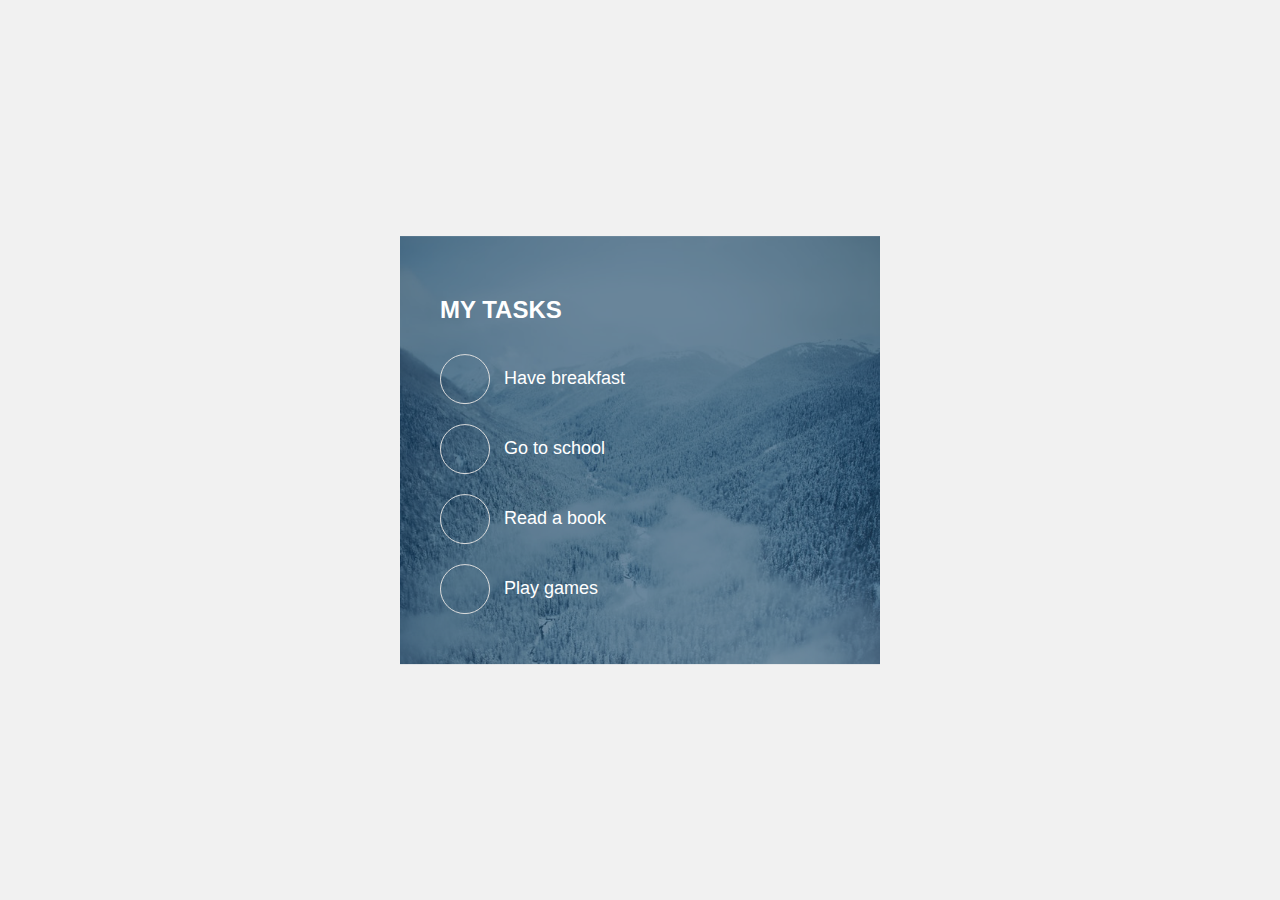
<file: Task-list/index.html>
<!DOCTYPE html>
<html lang="en" dir="ltr">
  <head>
    <meta charset="utf-8">
    <title></title>
    <link rel="stylesheet" href="style.css">
    <link rel="stylesheet" href="https://use.fontawesome.com/releases/v5.5.0/css/all.css">
  </head>
  <body>


    <div class="task-list middle">

      <h2>My Tasks</h2>
      <label class="task">
        <input type="checkbox">
        <i class="fas fa-check"></i>
        <span class="text">Have breakfast</span>
      </label>

      <label class="task">
        <input type="checkbox">
        <i class="fas fa-check"></i>
        <span class="text">Go to school</span>
      </label>

      <label class="task">
        <input type="checkbox">
        <i class="fas fa-check"></i>
        <span class="text">Read a book</span>
      </label>

      <label class="task">
        <input type="checkbox">
        <i class="fas fa-check"></i>
        <span class="text">Play games</span>
      </label>
    </div>

  </body>
</html>
</file>
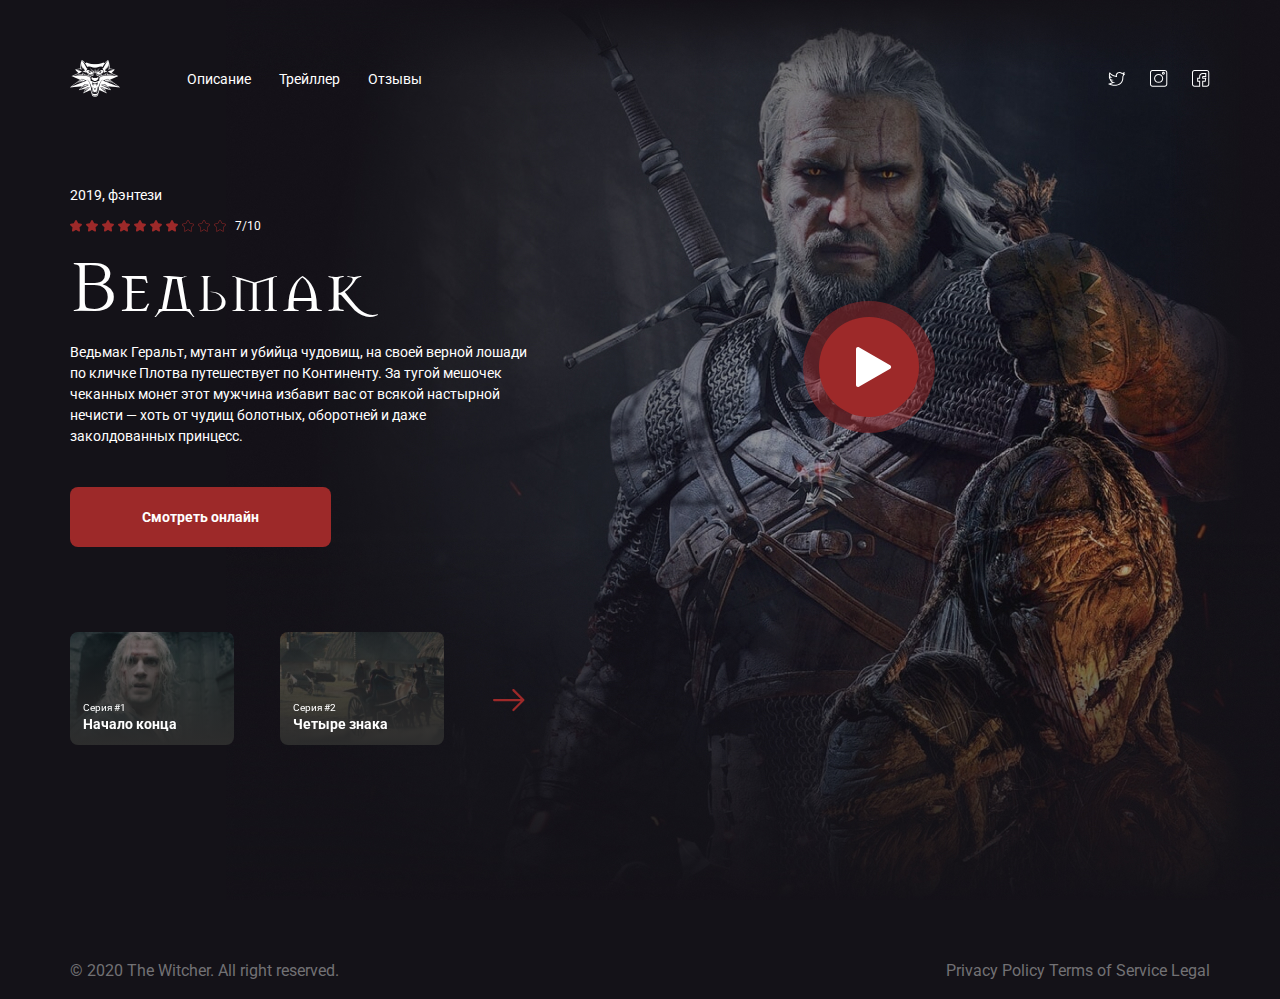
<file: TheWitcher/index.html>
<!DOCTYPE html>
<html lang="en">

<head>
    <meta charset="UTF-8">
    <meta name="viewport" content="width=device-width, initial-scale=1.0">
    <meta http-equiv="X-UA-Compatible" content="ie=edge">
    <title>Ведьмак - официальный сайт сериала</title>
    <link href="https://fonts.googleapis.com/css?family=Roboto:400,700&display=swap&subset=cyrillic" rel="stylesheet">
    <link rel="stylesheet" href="css/reset.css">
    <link rel="stylesheet" href="css/swiper.min.css">
    <link rel="stylesheet" href="css/style.css">
</head>

<body>
    <header>
        <div class="container">
            <div class="header">
                <img src="image/logo.png" alt="логотип Ведьмак" class="logo">
                <nav class="menu-list">
                    <a href="#" class="menu-link">Описание</a>
                    <a href="#" class="menu-link">Трейллер</a>
                    <a href="#" class="menu-link">Отзывы</a>
                </nav>

                <div class="social">
                    <a href="#" class="social-link"><img src="image/social/twitter.svg" alt="twitter"></a>
                    <a href="#" class="social-link"><img src="image/social/instagram.svg" alt="instagram"></a>
                    <a href="#" class="social-link"><img src="image/social/facebook.svg" alt="facebook"></a>
                </div>
                <!-- /.social -->
            </div>
            <!-- /.header -->
        </div>
        <!-- /.container -->
    </header>

    <main>
        <div class="container">
            <div class="main-content">

                <div class="content">
                    <span class="genre">2019, фэнтези</span>
                    <div class="rating">
                        <div class="rating-stars">
                            <img src="image/social/star.svg" alt="star" class="star">
                            <img src="image/social/star.svg" alt="star" class="star">
                            <img src="image/social/star.svg" alt="star" class="star">
                            <img src="image/social/star.svg" alt="star" class="star">
                            <img src="image/social/star.svg" alt="star" class="star">
                            <img src="image/social/star.svg" alt="star" class="star">
                            <img src="image/social/star.svg" alt="star" class="star">
                            <img src="image/social/star-0.svg" alt="star-0" class="star">
                            <img src="image/social/star-0.svg" alt="star-0" class="star">
                            <img src="image/social/star-0.svg" alt="star-0" class="star">
                        </div>
                        <!-- /.rating-stars -->
                        <div class="rating-number">7/10</div>
                    </div>
                    <!-- /.rating -->
                    <h1 class="main-title">Ведьмак</h1>
                    <p class="main-discription">Ведьмак Геральт, мутант и убийца чудовищ, на своей верной лошади по
                        кличке Плотва путешествует по Континенту. За тугой мешочек чеканных монет этот мужчина избавит
                        вас от всякой настырной нечисти — хоть от чудищ болотных, оборотней и даже заколдованных
                        принцесс. </p>
                    <button class="button">Смотреть онлайн</button>
                </div>
                <!-- /.content -->
                <button class="play">
                    <img src="image/social/play.svg" alt="play" class="play-img">
                </button>
                <!-- /.play -->
            </div>
            <!-- /.main-content -->


            <!-- Slider main container -->


            <div class="series">
               
                <div class="swiper-container">
    <!-- Additional required wrapper -->
    <div class="swiper-wrapper">
        <!-- Slides -->
        <div class="swiper-slide">
            <div class="card series-1">
                <span class="card-subtitle">Серия #1</span>
                <h2 class="card-title">Начало конца</h2>
            </div>
        </div>
        <div class="swiper-slide">
            <div class="card series-2">
                <span class="card-subtitle">Серия #2</span>
                <h2 class="card-title">Четыре знака</h2>
            </div>
        </div>
        <div class="swiper-slide">
            <div class="card series-2">
                <span class="card-subtitle">Серия #3</span>
                <h2 class="card-title">Четыре знака</h2>
            </div>
        </div>
        
    </div>
   
</div>

 <button class="arrow"></button>
                <!-- <div class="navigation">
                    <button class="arrow"></button>
                </div> -->

            </div>
            <!-- /.series -->


            <!-- /.navigation -->
        </div>
        <!-- /.container -->
    </main>

    <footer class="footer">
        <div class="container">
<div class="footer-content">
    <div class="left">
<span class="copyright">© 2020 The Witcher. All right reserved.</span>
    </div>
    <!-- /.left -->
    <div class="right">
<nav class="footer-menu">
    <a href="#" class="footer-link">Privacy Policy</a>
    <a href="#" class="footer-link">Terms of Service</a>
    <a href="#" class="footer-link">Legal</a>
</nav>
    </div>
    <!-- /.right -->
</div>
<!-- /.footer-content -->
        </div>


    </footer>
    <!-- /.footer -->

    <script src="js/swiper.min.js"></script>
    <script src="js/main.js"></script>
</body>

</html>
</file>
<file: Task-list/style.css>
body{
  padding: 0;
  margin: 0;
  font-family: "montserrat",sans-serif;
  background: #f1f1f1;
}

.middle{
  position: absolute;
  top: 50%;
  left: 50%;
  transform: translate(-50%,-50%);
}

.task-list{
  width: 400px;
  padding: 40px;
  background: url(bg.png) no-repeat;
  background-size: cover;
}
.task-list h2{
  color: #fff;
  text-transform: uppercase;
}
.task{
  display: flex;
  padding: 10px 0;
  align-items: center;
  cursor: pointer;
}

.task input{
  position: absolute;
  visibility: hidden;
}

.task i{
  display: inline-block;
  width: 48px;
  height: 48px;
  border-radius: 50%;
  border: 1px solid #ddd;
  text-align: center;
  line-height: 48px;
  font-size: 20px;
  margin-right: 14px;
  color: transparent;
}

.text{
  font-size: 18px;
  color: #fff;
}

.task input:checked ~ i{
  color: #e74c3c;
}

.task input:checked ~ .text{
  text-decoration: line-through;
  color: #e74c3c;
}
</file>
<file: TheWitcher/css/style.css>
@font-face {
  font-family: "MasonChronicles";
  src: url("../fonts/MasonChronicles.woff") format("woff"),
    url("../fonts/MasonChronicles.woff2") format("woff2");
  font-weight: normal;
  font-style: normal;
}

body, *, *:before, *:after{ box-sizing: border-box; }

body {
  background-color: #141218;
  font-family: "Roboto", sans-serif;
  color: #ffffff;
  font-style: normal;
  font-weight: normal;
  min-height: 100vh;
  display: flex;
  flex-direction: column;
  background-image: url(../image/background.jpg); 
  background-position: top right;
  background-repeat: no-repeat;
}

.container {
  max-width: 1140px;
  /* border: 1px solid red; */
  margin: auto;
}

.header {
  display: flex;
  justify-content: space-between;
  align-items: center;
  padding-top: 60px;
  margin-bottom: 90px;
}

.menu-list {
  margin-right: auto;
  margin-left: 67px;
}

.menu-link {
  font-size: 14px;
  line-height: 16px;
  color: #ffffff;
  text-decoration: none;
  margin-right: 24px;
}
.menu-link:nth-child(3) {
  margin-right: 0;
}

.social-link {
  margin-left: 20px;
}

.social-link:first-child {
  margin-left: 0;
}

.genre {
  font-size: 14px;
  line-height: 16px;
  display: block;
  margin-bottom: 16px;
}

.rating {
  display: flex;
  align-items: center;
  margin-bottom: 10px;
}

.rating-stars {
  width: 156px;
  display: flex;
  justify-content: space-between;
}
.rating-number {
  font-size: 12px;
  line-height: 14px;
  margin-left: 9px;
}

.main-title {
  font-family: MasonChronicles, serif;
  font-weight: 500;
  font-size: 76px;
  line-height: 89px;
  margin-bottom: 10px;
}

.main-discription {
  max-width: 458px;
  font-size: 14px;
  line-height: 150%;
  margin-bottom: 40px;
}

.button {
  background: #9d2929;
  border-radius: 8px;
  color: #ffffff;
  border: none;
  font-weight: bold;
  font-size: 14px;
  line-height: 16px;
  padding: 22px 72px;
  font-family: Roboto;
}

.play {
  width: 100px;
  height: 100px;
  background: #9d2929;
  border: none;
  border-radius: 50%;
  position: relative;
  margin: auto;
}

.play::before {
  content: "";
  width: 132px;
  height: 132px;
  border-radius: 50%;
  display: block;
  background: #9d2929;
  opacity: 0.5;
  position: absolute;
  top: -16px;
  left: -16px;
  /* z-index: -1; */
}

.play-img {
  transform: translateX(5px);
  position: relative;
}

.main-content {
  display: flex;
  align-items: center;
  margin-bottom: 85px;
}

/* slider */

.series {
  display: flex;
  align-items: center;
  margin-bottom: 99px;
  position: relative;
  max-width: 420px;
}

.card {
  width: 164px;
  height: 113px;
  border-radius: 8px;
  display: flex;
  flex-direction: column;
  justify-content: flex-end;
  padding: 13px;
  margin-right: 30px;
}

.card-subtitle {
  font-size: 10px;
  line-height: 12px;
  margin-bottom: 2px;
}

.card-title {
  font-weight: bold;
  font-size: 14px;
  line-height: 16px;
}

.series-1 {
  background: linear-gradient(180deg, rgba(20, 18, 24, 0.5) 0%, #2d2d2d 100%),
    url(../image/series/series-1.jpg);
  background-repeat: no-repeat;
  background-size: cover;
  background-position: center center;
}

.series-2 {
  background: linear-gradient(180deg, rgba(20, 18, 24, 0.5) 0%, #2d2d2d 100%),
    url(../image/series/series-2.jpg);
  background-repeat: no-repeat;
  background-size: cover;
  background-position: center center;
}

.arrow {
  width: 32px;
  height: 23px;
  border: none;
  background-image: url(../image/series/arrow.svg);
  background-repeat: no-repeat;
  background-position: 0 0;
  background-color: transparent;
  position: absolute;
  top: 50%;
  right: -35px;
  z-index: 1;
}

.swiper-container {
  max-width: 420px;
  margin-left: 0;
}

/* footer */

.footer {
  /* border: 1px solid red; */
  background-color: #141218;
  padding: 20px 0;
  margin-top: 99px;
}

.footer-content {
  display: flex;
  align-items: center;
  justify-content: space-between;
}

.footer-link {
  color: #727174;
  text-decoration: none;
}

.copyright {
  color: #727174;
}
</file>
<file: euroflex_2_GitHub/css/libs.min.css>
.slick-slider{box-sizing:border-box;-webkit-user-select:none;-moz-user-select:none;-ms-user-select:none;user-select:none;-webkit-touch-callout:none;-khtml-user-select:none;-ms-touch-action:pan-y;touch-action:pan-y;-webkit-tap-highlight-color:transparent}.slick-list,.slick-slider{position:relative;display:block}.slick-list{overflow:hidden;margin:0;padding:0}.slick-list:focus{outline:none}.slick-list.dragging{cursor:pointer;cursor:hand}.slick-slider .slick-list,.slick-slider .slick-track{transform:translateZ(0)}.slick-track{position:relative;top:0;left:0;display:block;margin-left:auto;margin-right:auto}.slick-track:after,.slick-track:before{display:table;content:""}.slick-track:after{clear:both}.slick-loading .slick-track{visibility:hidden}.slick-slide{display:none;float:left;height:100%;min-height:1px}[dir=rtl] .slick-slide{float:right}.slick-slide img{display:block}.slick-slide.slick-loading img{display:none}.slick-slide.dragging img{pointer-events:none}.slick-initialized .slick-slide{display:block}.slick-loading .slick-slide{visibility:hidden}.slick-vertical .slick-slide{display:block;height:auto;border:1px solid transparent}.slick-arrow.slick-hidden{display:none}
</file>
<file: euroflex_2_GitHub/css/styles.min.css>
@font-face{font-family:Roboto-Regular;font-style:normal;font-weight:400;src:local("Roboto-Regular"),url(../fonts/Roboto-Regular.woff2) format("woff2"),url(../fonts/Roboto-Regular.woff) format("woff"),url(../fonts/Roboto-Regular.ttf) format("truetype"),url(../fonts/Roboto-Regular.eot),url(../fonts/Roboto-Regular.eot?#iefix) format("embedded-opentype"),url(../fonts/Roboto-Regular.svg#OpenSans) format("svg")}@font-face{font-family:Roboto-Medium;font-style:normal;font-weight:500;src:local("Roboto-Medium"),url(../fonts/Roboto-Medium.woff2) format("woff2"),url(../fonts/Roboto-Medium.woff) format("woff"),url(../fonts/Roboto-Medium.ttf) format("truetype"),url(../fonts/Roboto-Medium.eot),url(../fonts/Roboto-Medium.eot?#iefix) format("embedded-opentype"),url(../fonts/Roboto-Medium.svg#OpenSans) format("svg")}*,:after,:before,body{box-sizing:border-box;margin:0;padding:0}html{-ms-touch-action:manipulation;touch-action:manipulation}body{position:relative;margin:0;padding:0;font-family:Roboto-Regular,sans-serif;font-size:16px;line-height:1.6;overflow-x:hidden}@media screen and (max-width:991px){body{font-size:14px;line-height:24px}}@media screen and (max-width:480px){body{font-size:12px;line-height:20px}}.container{max-width:1180px;width:100%;margin:auto}@media screen and (max-width:767px){.container{padding:0 28px}}.visually-hidden{position:absolute;width:1px;height:1px;margin:-1px;border:0;padding:0;clip:rect(0 0 0 0);overflow:hidden}.apple-fix{width:100%;position:fixed}.no-scroll{overflow:hidden}.img-wrapper{display:inline-block}.img-wrapper img{width:100%;height:100%;-o-object-fit:cover;object-fit:cover}.clearfix:after{content:".";display:block;clear:both;visibility:hidden;line-height:0;height:0}.wrapper{display:-ms-flexbox;display:flex;-ms-flex-direction:column;flex-direction:column;min-height:100vh;width:100%;overflow-x:hidden;position:relative}.wrapper .header{-ms-flex:0 0 auto;flex:0 0 auto}.wrapper main{position:relative;-ms-flex:1 0 auto;flex:1 0 auto}.wrapper .footer{-ms-flex:0 0 auto;flex:0 0 auto}button{cursor:pointer}*{box-sizing:border-box;outline:none}:after,:before{box-sizing:inherit}h1,h2,h3,h4,h5,h6,p{margin:0;padding:0}ol,ul{margin:0}ol.no-style,ul.no-style{padding:0;list-style:none}button{outline:none}button,img{border:none}a{text-decoration:none;color:inherit}[contenteditable=true]:empty:before{content:attr(data-placeholder);color:#131313;font-size:inherit;display:block}select{-webkit-appearance:none;-moz-appearance:none;appearance:none}select::-ms-expand{display:none}input[type=number]{-moz-appearance:textfield}input::-webkit-inner-spin-button,input::-webkit-outer-spin-button{-webkit-appearance:none}blockquote{margin:0}h1{font-size:60px}h2{font-size:32px;line-height:32px;font-family:Roboto-Medium,sans-serif;color:#646566;text-align:center}h3{font-size:18px;line-height:24px}.borisych{width:500px;margin:auto}.header{padding-top:33px;padding-bottom:63px;max-width:1680px}.header__menu{-ms-flex-align:center;align-items:center;margin-bottom:67px}.header__menu,.header__nav{display:-ms-flexbox;display:flex;-ms-flex-pack:justify;justify-content:space-between}.header__nav{max-width:780px}.header__nav-link{margin-right:26px;color:#222222}.header__nav-link:nth-child(4){margin-right:0}.header__phone{display:-ms-flexbox;display:flex;-ms-flex-direction:column;flex-direction:column}.header__number{color:#444444;font-style:normal;font-weight:500;font-size:18px;line-height:21px;margin-bottom:10px}.header__back-call{background:#FF5C5C;border-radius:2px;padding:0 15px;line-height:26px;color:#FFFFFF;font-family:Roboto,sans-serif;font-size:14px}.hero{background-image:url(../img/bg-hero.png);background-repeat:no-repeat;background-size:cover;position:relative}.hero__screen{max-width:654px;margin-bottom:40px}.hero__screen-lead{font-size:32px;line-height:37px;color:#444444;margin-bottom:60px}.hero__screen-lead--bold{font-weight:700}.hero__screen-text{font-size:23px;line-height:32px;color:#444}.hero__icon-groups{display:-ms-flexbox;display:flex;max-width:586.86px;-ms-flex-pack:distribute;justify-content:space-around}.hero__icon-group{display:-ms-flexbox;display:flex;-ms-flex-direction:column;flex-direction:column;text-align:center;font-size:14px;line-height:18px;-ms-flex-pack:inherit;justify-content:inherit;max-width:166px}.hero__icon-group-img{width:89px;margin:auto}.hero__icon-group-txt{margin-top:20px;text-transform:uppercase;color:#444444}.hero__form{max-width:431px;background:#FFFFFF;padding:50px 63px 20px;border-radius:2px;position:absolute;left:1000px;top:123px;box-shadow:0 4px 16px rgba(0,0,0,.16),0 2px 4px rgba(0,0,0,.24)}.hero__form-txt{font-style:normal;font-weight:400;font-size:14px;line-height:1.2;display:-ms-flexbox;display:flex;color:#80A2C5;margin-bottom:30px}.hero__form-label{display:-ms-flexbox;display:flex;-ms-flex-direction:column;flex-direction:column}.hero__form-btn{width:301px;height:50px;background:#FF5C5C;box-shadow:0,0,0,.16,0,0,0,.24;border-radius:2px;font-weight:700;font-size:14px;line-height:16px;-ms-flex-align:center;align-items:center;text-align:center;letter-spacing:.04em;text-transform:uppercase;color:#FFFFFF;margin-bottom:20px}.hero__form-title{font-size:23px;line-height:32px;font-family:Roboto-Medium,sans-serif;color:#2E3033;text-align:inherit;margin-bottom:28px}.hero__form-txt--small{font-size:10px;line-height:12px;display:-ms-flexbox;display:flex;color:#BCBFC4;width:100%;-ms-flex-align:center;align-items:center}.cont-form-number,.cont-form-text{margin-bottom:20px;background:#EDEFF2;border:none;width:300px;height:30px;padding:0 10px;box-shadow:inset 1px 1px 4px rgba(202,90,90,.12);border-radius:2px}.cont-form-number:focus,.cont-form-text:focus{border:2px solid #29B0D9}.cont-form-number{margin-bottom:35px}.small-inner{width:100%;-ms-flex-align:center;align-items:center;display:-ms-flexbox;display:flex;-ms-flex-pack:center;justify-content:center}.img-inner{margin-right:10px}::-webkit-input-placeholder{color:#939599}:-moz-placeholder,::-moz-placeholder{color:#939599}:-ms-input-placeholder{color:#939599}.industry-solutions{padding-top:149px;padding-bottom:100px}.industry-solutions__title{margin-bottom:60px;text-transform:uppercase;color:#626366}.industry-solutions__cards{display:-ms-flexbox;display:flex;-ms-flex-pack:center;justify-content:center;-ms-flex-wrap:wrap;flex-wrap:wrap;width:100%;font-style:normal;font-weight:400;font-size:12px;line-height:15px;color:#626366;font-family:Roboto,sans-serif}.industry-solutions__card-list{list-style-type:none;position:relative}.industry-solutions__card-list-items{margin-bottom:10px;margin-left:25px}.industry-solutions__card-list-items:before{content:"";height:10px;width:10px;background:rgba(255,174,174,.8);position:absolute;border-radius:50%;left:0;transform:translateY(15%)}.industry-solutions__card-list-items:last-child{margin-bottom:0}.industry-solutions__card-title{margin-bottom:29px;display:-ms-flexbox;display:flex;-ms-flex-align:center;align-items:center;text-align:center;letter-spacing:inherit;text-transform:uppercase;color:#626366}.industry-solutions__card1{background-image:url(../../img/1.png)}.industry-solutions__card1,.industry-solutions__card2{padding:25px 22px;max-width:273px;min-height:260px;background-repeat:no-repeat;background-size:cover;margin-bottom:40px;margin-right:29px;box-shadow:0 4px 16px rgba(0,0,0,.16),0 2px 4px rgba(0,0,0,.24);border-radius:5px}.industry-solutions__card2{background-image:url(../../img/2.png)}.industry-solutions__card3{background-image:url(../../img/3.png);margin-right:29px}.industry-solutions__card3,.industry-solutions__card4{padding:25px 22px;max-width:273px;min-height:260px;background-repeat:no-repeat;background-size:cover;margin-bottom:40px;box-shadow:0 4px 16px rgba(0,0,0,.16),0 2px 4px rgba(0,0,0,.24);border-radius:5px}.industry-solutions__card4{background-image:url(../../img/4.png)}.industry-solutions__card5{background-image:url(../../img/5.png)}.industry-solutions__card5,.industry-solutions__card6{padding:25px 22px;max-width:273px;min-height:260px;background-repeat:no-repeat;background-size:cover;margin-bottom:40px;margin-right:29px;box-shadow:0 4px 16px rgba(0,0,0,.16),0 2px 4px rgba(0,0,0,.24);border-radius:5px}.industry-solutions__card6{background-image:url(../../img/6.png)}.industry-solutions__card7{background-image:url(../../img/7.png);margin-right:29px}.industry-solutions__card7,.industry-solutions__card8{padding:25px 22px;max-width:273px;min-height:260px;background-repeat:no-repeat;background-size:cover;margin-bottom:40px;box-shadow:0 4px 16px rgba(0,0,0,.16),0 2px 4px rgba(0,0,0,.24);border-radius:5px}.industry-solutions__card8{background-image:url(../../img/8.png)}.industry-solutions__card9{background-image:url(../../img/9.png);margin-right:29px}.industry-solutions__card9,.industry-solutions__card10{padding:25px 22px;max-width:273px;min-height:260px;background-repeat:no-repeat;background-size:cover;margin-bottom:40px;box-shadow:0 4px 16px rgba(0,0,0,.16),0 2px 4px rgba(0,0,0,.24);border-radius:5px}.industry-solutions__card10{background-image:url(../../img/10.png)}.our-production{padding-top:108px;padding-bottom:105px;background-color:#ffffff;border-bottom:5px dotted rgba(0,0,0,.1)}.our-production__title{font-size:32px;line-height:32px;font-family:Roboto-Medium,sans-serif;color:#646566;text-align:center;font-weight:500}.our-production__slider{width:100%}.our-production__cards{max-width:768px;display:-ms-flexbox;display:flex;-ms-flex-pack:justify;justify-content:space-between;width:100%;margin-bottom:85px}.our-production__card{width:180px;display:-ms-flexbox;display:flex;-ms-flex-direction:column;flex-direction:column;text-align:center;margin-top:80px;position:relative;padding:25px 16px}.our-production__card-txt{-webkit-text-decoration-line:underline;text-decoration-line:underline;text-transform:uppercase;font-weight:700;font-size:16px;line-height:23px;color:#939599}.our-production__card input:checked~:before{content:"";position:absolute;display:inline-block;box-shadow:inset 1px 1px 4px rgba(0,0,0,.15);width:180px;height:170px;top:0;right:0;bottom:-50px;left:0;border-radius:4px}.our-production__card input:checked~.our-production__card-txt{color:#626366;text-decoration:none}.our-production__card-img{display:inline-block;margin-bottom:33px}.our-production__wrapper{width:100%;display:-ms-flexbox;display:flex;-ms-flex-pack:distribute;justify-content:space-around}.our-production__inner{max-width:980px;width:100%}.our-production__tabcontent{display:-ms-flexbox;display:flex;text-align:start;-ms-flex-pack:distribute;justify-content:space-around}.our-production__tabcontent-img{display:block;float:left;margin-right:86px;padding-left:100px}.our-production__tabcontent-title{font-weight:700;font-size:18px;line-height:26px;letter-spacing:.04em;color:#939599;margin-bottom:35px}.our-production__tabcontent-title,.our-production__tabcontent-txt{display:-ms-flexbox;display:flex;-ms-flex-align:center;align-items:center}.our-production__tabcontent-txt{max-width:718px;width:100%;font-family:Roboto-Regular;font-style:normal;font-weight:400;font-size:14px;line-height:18px;color:#626366;margin-bottom:40px}.our-production__tabcontent-btn{background:#FFFFFF;border:2px solid #FFAEAE;box-sizing:border-box;box-shadow:0 4px 16px rgba(0,0,0,.16),0 2px 4px rgba(0,0,0,.24);border-radius:4px;font-weight:700;line-height:22px;letter-spacing:.04em;color:#FF5C5C;width:290px;height:50px}.our-production input[type=radio]{width:0;height:0;position:absolute;z-index:-1;opacity:0}.our-production label{cursor:pointer}.slick-next slick-arrow{background-color:red}
/*# sourceMappingURL=styles.min.css.map */
</file>
<file: okna_git/css/libs.min.css>
.slick-slider{box-sizing:border-box;-webkit-user-select:none;-moz-user-select:none;-ms-user-select:none;user-select:none;-webkit-touch-callout:none;-khtml-user-select:none;-ms-touch-action:pan-y;touch-action:pan-y;-webkit-tap-highlight-color:transparent}.slick-list,.slick-slider{position:relative;display:block}.slick-list{overflow:hidden;margin:0;padding:0}.slick-list:focus{outline:none}.slick-list.dragging{cursor:pointer;cursor:hand}.slick-slider .slick-list,.slick-slider .slick-track{transform:translateZ(0)}.slick-track{position:relative;top:0;left:0;display:block;margin-left:auto;margin-right:auto}.slick-track:after,.slick-track:before{display:table;content:""}.slick-track:after{clear:both}.slick-loading .slick-track{visibility:hidden}.slick-slide{display:none;float:left;height:100%;min-height:1px}[dir=rtl] .slick-slide{float:right}.slick-slide img{display:block}.slick-slide.slick-loading img{display:none}.slick-slide.dragging img{pointer-events:none}.slick-initialized .slick-slide{display:block}.slick-loading .slick-slide{visibility:hidden}.slick-vertical .slick-slide{display:block;height:auto;border:1px solid transparent}.slick-arrow.slick-hidden{display:none}.tippy-tooltip[data-animation=fade][data-state=hidden]{opacity:0}.tippy-iOS{cursor:pointer!important;-webkit-tap-highlight-color:transparent}.tippy-popper{pointer-events:none;max-width:calc(100vw - 10px);transition-timing-function:cubic-bezier(.165,.84,.44,1);transition-property:transform}.tippy-tooltip{position:relative;color:#fff;border-radius:4px;font-size:14px;line-height:1.4;background-color:#333;transition-property:visibility,opacity,transform;outline:0}.tippy-tooltip[data-placement^=top]>.tippy-arrow{border-width:8px 8px 0;border-top-color:#333;margin:0 3px;transform-origin:50% 0;bottom:-7px}.tippy-tooltip[data-placement^=bottom]>.tippy-arrow{border-width:0 8px 8px;border-bottom-color:#333;margin:0 3px;transform-origin:50% 7px;top:-7px}.tippy-tooltip[data-placement^=left]>.tippy-arrow{border-width:8px 0 8px 8px;border-left-color:#333;margin:3px 0;transform-origin:0 50%;right:-7px}.tippy-tooltip[data-placement^=right]>.tippy-arrow{border-width:8px 8px 8px 0;border-right-color:#333;margin:3px 0;transform-origin:7px 50%;left:-7px}.tippy-tooltip[data-interactive][data-state=visible]{pointer-events:auto}.tippy-tooltip[data-inertia][data-state=visible]{transition-timing-function:cubic-bezier(.54,1.5,.38,1.11)}.tippy-arrow{position:absolute;border-color:transparent;border-style:solid}.tippy-content{padding:5px 9px}
</file>
<file: okna_git/css/styles.min.css>
html{-ms-touch-action:manipulation;touch-action:manipulation}body{position:relative;margin:0;padding:0;font-family:Montserrat,sans-serif;font-size:16px;line-height:1.6;overflow-x:hidden}@media screen and (max-width:991px){body{font-size:14px;line-height:24px}}@media screen and (max-width:480px){body{font-size:12px;line-height:20px}}.container{max-width:1580px;width:100%;margin:auto;padding:0 20px}@media screen and (max-width:767px){.container{padding:0 28px}}.visually-hidden{position:absolute;width:1px;height:1px;margin:-1px;border:0;padding:0;clip:rect(0 0 0 0);overflow:hidden}.apple-fix{width:100%;position:fixed}.no-scroll{overflow:hidden}.img-wrapper{display:inline-block}.img-wrapper img{width:100%;height:100%;-o-object-fit:cover;object-fit:cover}.clearfix:after{content:".";display:block;clear:both;visibility:hidden;line-height:0;height:0}.wrapper{display:-ms-flexbox;display:flex;-ms-flex-direction:column;flex-direction:column;min-height:100vh;width:100%;overflow-x:hidden;position:relative}.wrapper .header{-ms-flex:0 0 auto;flex:0 0 auto}.wrapper main{position:relative;-ms-flex:1 0 auto;flex:1 0 auto}.wrapper .footer{-ms-flex:0 0 auto;flex:0 0 auto}button{cursor:pointer}*{box-sizing:border-box;outline:none}h1,h2,h3,h4,h5,h6,p{margin:0;padding:0}ol,ul{margin:0}ol.no-style,ul.no-style{padding:0;list-style:none}button{outline:none}button,img{border:none}a{text-decoration:none;color:inherit}[contenteditable=true]:empty:before{content:attr(data-placeholder);color:#131313;font-size:inherit;display:block}select{-webkit-appearance:none;-moz-appearance:none;appearance:none}select::-ms-expand{display:none}input[type=number]{-moz-appearance:textfield}input::-webkit-inner-spin-button,input::-webkit-outer-spin-button{-webkit-appearance:none}blockquote{margin:0}h1,h2,h3,h4,h5,h6{font-family:Montserrat,sans-serif}h1{font-size:60px}h2{font-size:24px;line-height:1.2}h3{font-size:18px;line-height:24px}input[type=radio]{display:none}.borisych,.borisych2{max-width:1200px;background:#EEF9FF;border-radius:8px;margin:0 auto;padding:34px 34px 34px 44px}.borisych2__title,.borisych__title{font-size:16px;font-weight:600}.borisych2__group,.borisych__group{max-width:461px;-ms-flex-align:end;align-items:end}.borisych2__group,.borisych2__group-1,.borisych__group,.borisych__group-1{display:-ms-flexbox;display:flex;-ms-flex-pack:justify;justify-content:space-between}.borisych2__group-1,.borisych__group-1{width:209px}.borisych2__group-box,.borisych__group-box{position:relative}.borisych2__group-img,.borisych__group-img{position:absolute;left:50%;top:165%;transform:translate(-50%,-50%)}.borisych2__list,.borisych__list{list-style:none;font-weight:400;font-size:12px;line-height:15px;padding-left:83px}.borisych2__list-item,.borisych__list-item{margin-bottom:14px}.borisych2__list-item:last-child,.borisych__list-item:last-child{font-weight:600;font-size:12px;line-height:20px;color:#33B6FF;border-bottom:1px dashed #33B6FF;width:100px;margin-top:18px;margin-bottom:0;cursor:pointer}.borisych2__list-item span,.borisych__list-item span{font-weight:600;font-size:12px;line-height:15px}.active{display:block}.borisych2{margin-top:12px;margin-bottom:34px}.footer{max-width:1920px;background-image:url(../img/png/footer_img.png);background-repeat:no-repeat;background-size:cover;padding-top:43px;padding-bottom:16px}.footer__container{max-width:1200px;width:100%;margin:0 auto}.footer__wrap,.footer__wrap2{display:-ms-flexbox;display:flex;-ms-flex-pack:justify;justify-content:space-between}.footer__wrap2__wrap2,.footer__wrap__wrap2{position:relative}.footer__wrap2 ul,.footer__wrap ul{list-style:none;padding:0;margin:0}.footer__wrap2 ul a,.footer__wrap ul a{margin-bottom:12px;display:block}.footer__wrap2 ul li,.footer__wrap ul li{color:#1A2735;font-weight:500;font-size:13px;line-height:20px;transition:.25s ease-in-out}.footer__wrap2 ul li:hover,.footer__wrap ul li:hover{color:#33B6FF;transform:scale(1.2)}.footer__wrap2 ul li:last-child,.footer__wrap ul li:last-child{margin-bottom:0}.footer__group-social{margin-top:26px;display:-ms-flexbox;display:flex;-ms-flex-pack:justify;justify-content:space-between;-ms-flex-align:center;align-items:center;max-width:160px;margin-bottom:32px}.footer__group-tel{font-weight:700;font-size:14px;line-height:20px;color:#1A2735}.footer__down--group1{max-width:209px;width:100%;display:-ms-flexbox;display:flex;-ms-flex-pack:justify;justify-content:space-between;-ms-flex-align:center;align-items:center}.footer__down--group1-txt{font-size:10px;line-height:12px}.footer__down-group2{width:100%;max-width:400px;display:-ms-flexbox;display:flex;-ms-flex-pack:justify;justify-content:space-between;-ms-flex-align:center;align-items:center}.footer__down-container{max-width:1200px;width:100%;margin:0 auto}.footer__down{padding-top:58px}hr{max-width:1920px;width:100%;position:absolute;left:0;margin-top:41px;background:#2E4968;opacity:.3}#vk{transition:.25s ease-in-out}#vk:hover{fill:#3897f0}#inst{transition:.25s ease-in-out}#inst:hover{fill:#d82b7e}#youyube{transition:.25s ease-in-out}#youyube:hover{fill:#ff0000}.header__top-wrap{display:-ms-flexbox;display:flex;-ms-flex-pack:justify;justify-content:space-between;-ms-flex-align:center;align-items:center}.header__top{background-image:url(../img/png/header_img.png);background-position:50% auto;padding:8px 0}.header__top-container{width:100%;max-width:1200px;margin:0 auto}.drop-menu{width:240px;height:40px;border-radius:4px;border:none;text-transform:uppercase;font-family:inherit;background-image:url(../img/svg/arrow_down.svg),url(../img/svg/window_header.svg);background-repeat:no-repeat;background-position:right 1rem center,left 1rem center;padding-left:47px}.header__top-item1{background:url(../img/svg/map-marker.svg) left 5px no-repeat}.header__top-item1,.header__top-item2{font-family:Montserrat,sans-serif;font-size:10px;list-style:none;height:100%;padding-left:35px}.header__top-item2{background:url(../img/svg/callcenter.svg) left 5px no-repeat}.header__top-text1{background-color:inherit;border:none;background-image:url(../img/svg/arrow_down.svg);background-repeat:no-repeat;background-position:right 1rem center;font-family:inherit;display:-ms-flexbox;display:flex;color:#1A2735;width:107%}.header__top-text,.header__top-text1{-ms-flex-align:center;font-weight:500;font-size:12px;align-items:center}.header__top-number{font-weight:700;font-size:14px;line-height:20px;color:#1A2735}.header__top-btn{display:-ms-flexbox;display:flex;height:40px;width:200px;-ms-flex-pack:center;justify-content:center;-ms-flex-align:center;align-items:center;background:#33B6FF;border-radius:20px;text-transform:uppercase;color:#FFFFFF;font-size:11px;line-height:20px;font-weight:700;background-image:url(../img/svg/handset.svg);background-repeat:no-repeat;background-position:19px 12px}.header__midle{padding-top:13px;padding-bottom:10px;border-bottom:1px solid #d5dbe1}.header__midle-wrap{display:-ms-flexbox;display:flex;-ms-flex-pack:justify;justify-content:space-between;text-align:center}.header__midle-img1{width:44px;height:49px}.header__midle-img2{width:119px;height:40px}.header__midle-container{width:100%;max-width:1200px;margin:0 auto}.search{position:relative}.submit{position:absolute;top:10px;left:24px;border:none;background-color:transparent;background:url(../img/svg/loupe.svg) no-repeat;height:22px;width:22px}.header__midle-input{border:1px solid #c1c9d2;box-sizing:border-box;border-radius:90px;width:492px;height:40px;outline:none;padding-left:62px;padding-right:15px}.header__midle-input::-webkit-input-placeholder{color:#31455B;opacity:1;font-family:Montserrat;font-style:normal;font-weight:400;font-size:13px}.header__midle-input::-moz-placeholder{color:#31455B;opacity:1;font-family:Montserrat;font-style:normal;font-weight:400;font-size:13px}.header__midle-input:-ms-input-placeholder,.header__midle-input::-ms-input-placeholder{color:#31455B;opacity:1;font-family:Montserrat;font-style:normal;font-weight:400;font-size:13px}.header__midle-input::placeholder{color:#31455B;opacity:1;font-family:Montserrat;font-style:normal;font-weight:400;font-size:13px}.header__midle-btn1,.header__midle-btn2{display:-ms-flexbox;display:flex;height:40px;width:200px;-ms-flex-pack:center;justify-content:center;-ms-flex-align:center;align-items:center;border:1px solid #405368;box-sizing:border-box;border-radius:20px;font-family:inherit;text-transform:uppercase;font-size:11px;font-weight:700;color:#31455B}.header__midle-btn1{background:url(../img/svg/calc.svg) no-repeat;background-position:left 2rem center;padding-left:30px}.header__midle-btn2{background:url(../img/svg/tape-line.svg) no-repeat;background-position:left 1rem center;padding-left:30px}.header__bottom{padding-top:10px;padding-bottom:10px;border-bottom:1px solid #d5dbe1}.header__bottom-container{width:100%;max-width:1200px;margin:0 auto}.header__bottom-menu{-ms-flex-pack:justify;justify-content:space-between;font-family:Montserrat;font-style:normal;font-weight:700;font-size:13px;line-height:24px;display:-ms-flexbox;display:flex;-ms-flex-align:center;align-items:center;color:#31455B}.header__breadcrumbs{display:-ms-flexbox;display:flex;padding-top:10px;-ms-flex-pack:start;justify-content:flex-start;line-height:16px}.header__breadcrumbs li:first-child:before{content:"";margin-left:-15px}.header__breadcrumbs li:before{content:"-";margin-left:15px;margin-right:15px;color:#7f7f7f}.header__breadcrumbs-container{width:100%;max-width:1200px;margin:0 auto}.header__breadcrumbs.no-style li{color:#31455B}.header__breadcrumbs.no-style li,.header__breadcrumbs.no-style li a{font-family:Montserrat;font-style:normal;font-weight:400;font-size:12px;line-height:16px}.header__breadcrumbs.no-style li a{color:#c3cad2;-webkit-text-decoration-line:underline;text-decoration-line:underline}.hero{padding-top:42px;padding-bottom:54px}.hero__container{width:100%;max-width:1200px;margin:0 auto}.hero__title{font-family:Open Sans;font-style:normal;font-weight:400;font-size:24px;line-height:32px;margin-bottom:25px;text-transform:uppercase;position:relative}.hero__title:before{content:"";display:block;width:48px;height:4px;background:#31455B;left:0;top:0;position:absolute;margin-top:-14px}.hero__title span{font-weight:900}.hero__text{max-width:779px;margin-bottom:42px;color:#31455B}.hero__slider-wrap{-ms-flex-pack:justify;justify-content:space-between}.hero__slider-item,.hero__slider-wrap{display:-ms-flexbox;display:flex;padding-top:24px}.hero__slider-item{-ms-flex-direction:column;flex-direction:column;width:200px;-ms-flex-align:center;align-items:center;position:relative;height:100%}.hero__slider-item input:checked~:before{background:#EEF9FF;content:"";top:0;right:0;bottom:-50px;left:0;position:absolute;z-index:-1;border-radius:8px 8px 0 0}.hero__slider-item input:checked+svg path,.hero__slider-item input:checked+svg rect{stroke:#33B6FF}.hero__slider-item input [type=radio]{visibility:hidden}.hero__slider-text{font-style:normal;font-weight:400;font-size:12px;line-height:18px;color:#31455B;text-align:center;margin-top:20px;margin-top:8px!important}.hero__slider-paragraph2{margin-top:3px!important}:after,:before{box-sizing:inherit}.profile-system{padding-top:24px;background:#EEF9FF;color:#31455B;border-radius:0 0 8px 8px;padding-bottom:37px}.profile-system__wrap{display:-ms-flexbox;display:flex;-ms-flex-pack:justify;justify-content:space-between;border:1px solid #D2DEE6;border-radius:8px;margin:0 24px}.profile-system__text{margin:24px 0 18px 24px}.profile-system__wrapp{display:-ms-flexbox;display:flex;-ms-flex-pack:justify;justify-content:space-between;border-radius:8px;margin:0 24px;margin-top:35px;max-width:1150px;-ms-flex-align:center;align-items:center}.profile-system progress{width:120px;border-radius:10px;-webkit-appearance:none;border:none;overflow:hidden;height:4px}.profile-system progress::-moz-progress-bar{background:#31455B}.profile-system progress::-webkit-progress-value{background:#31455B}.profile-system__progress p{font-family:Montserrat;font-style:normal;font-weight:400;font-size:12px;line-height:28px;color:#31455B}.profile-system__progress{margin-left:22px}.profile-system__group{max-width:448px;width:100%;display:-ms-flexbox;display:flex;-ms-flex-pack:start;justify-content:flex-start;-ms-flex-align:center;align-items:center;-ms-flex-wrap:wrap;flex-wrap:wrap}.profile-system__group-items{width:100%;display:-ms-flexbox;display:flex;-ms-flex-pack:end;justify-content:end;margin-top:32px}.profile-system__link{width:288px;height:56px;display:-ms-flexbox;display:flex;-ms-flex-pack:center;justify-content:center;-ms-flex-align:center;align-items:center;border-right:1px solid #D2DEE6;position:relative}.profile-system__link input#r1:checked~:before{border-radius:8px 0 0 8px}.profile-system__link input#r1:checked~:before,.profile-system__link input#r2:checked~:before,.profile-system__link input#r3:checked~:before,.profile-system__link input#r4:checked~:before{content:"";position:absolute;top:-1px;right:-1px;bottom:-1px;left:-1px;background:#33B6FF;z-index:-1}.profile-system__link input#r4:checked~:before{border-radius:0 8px 8px 0}.profile-system__link input:checked+span{z-index:1;color:#FFFFFF;font-style:normal;font-weight:800;font-size:16px;line-height:40px}.profile-system__link:last-child{border-right:0}.profile-system__radio{font-style:normal;font-weight:600;font-size:16px;line-height:28px;position:relative;display:-ms-flexbox;display:flex;-ms-flex-align:center;align-items:center;color:#31455B}.profile-system__radio span:before{content:"";height:24px;width:24px;border:2px solid #D2DEE6;border-radius:50%;margin-right:16px;display:-ms-inline-flexbox;display:inline-flex;position:relative;top:3px}.profile-system__radio input:checked~:before{border:2px solid #33B6FF}.profile-system__radio input:checked~:after{content:"";width:10px;height:10px;background:#33B6FF;position:absolute;border-radius:50%;left:12px;top:50%;transform:translate(-50%,-50%)}.profile-system__btn1{max-width:214px;background:#C6EBFF}.profile-system__btn1,.profile-system__btn2{display:-ms-flexbox;display:flex;-ms-flex-pack:center;justify-content:center;-ms-flex-align:center;align-items:center;font-family:Montserrat;font-style:normal;font-weight:400;font-size:10px;line-height:18px;width:100%;height:21px;border-radius:44px;margin-left:18px}.profile-system__btn2{max-width:229px;background:#DCE1FE}.one-time{display:-ms-flexbox;display:flex}.tabs-content{max-width:1200px;width:100%;padding-top:54px}.tabs-content__item{display:none;max-width:1200px}.tabs-content__item.active{-ms-flex-pack:justify;justify-content:space-between}.inner,.tabs-content__item.active{display:-ms-flexbox;display:flex}.inner,.slide-content__list,.tabs-content__item.active{display:-ms-flexbox;display:flex;width:1200px}.slide-content__list{display:-ms-flexbox;display:flex;-ms-flex-pack:justify;justify-content:space-between;max-width:506px}.slide-content__title{margin-bottom:24px;color:#31455B}.casement-types{max-width:508px;width:100%}.casement-types__title{margin-bottom:24px;max-width:263px;display:-ms-inline-flexbox;display:inline-flex;width:100%;font-size:16px}.casement-types__title svg{margin-left:8px}.casement-types__radio{font-size:14px;line-height:17px}.casement-types__radio--img,.casement-types__radio--img2{cursor:pointer}.casement-types__radio span{border-bottom:1px dashed #31455B;font-size:14px;line-height:17px;color:#31455B}.casement-types__radio input:checked+.txt{border-bottom:none;font-weight:600;font-size:14px;line-height:17px;color:#31455B}.envelope,.obv{display:-ms-flexbox;display:flex;-ms-flex-pack:justify;justify-content:space-between}.envelope{max-width:335px;width:100%;padding-top:21px;padding-bottom:31px}.casegroup{width:72px;display:-ms-flexbox;display:flex;text-align:center;position:relative;transition:.2s ease-in-out}.casegroup:hover img,.casegroup:hover span{opacity:1}.casegroup img{height:92px;width:72px;padding:8px;border:2px solid transparent;transition:.2s ease-in-out;opacity:.5}.casegroup img:hover{opacity:1;border:2px solid #33B6FF;border-radius:4px}.casegroup span{font-size:12px;line-height:27px;opacity:.5;transition:.2s ease-in-out}.casegroup span:hover{opacity:1}.casegroup input:checked~img{border:2px solid #33B6FF;border-radius:4px;opacity:1}.casegroup input:checked~span{opacity:1}.casegroup input:checked~:before{content:"";height:28px;width:28px;position:absolute;display:block;background:url(../img/svg/ugolok.svg);top:0;right:0}.slick-prev.slick-arrow{background:url(../img/svg/arrow_left.svg) 0 0 no-repeat;left:0}.slick-next.slick-arrow,.slick-prev.slick-arrow{height:40px;width:40px;font-size:0;position:absolute;top:50%;z-index:10}.slick-next.slick-arrow{background:url(../img/svg/arrow_right.svg) 0 0 no-repeat;right:0}.slick-list{overflow:hidden;margin:0 auto;padding:0;max-width:1000px;width:100%}.type-of-glass{margin-bottom:21px;font-size:16px}.envelope2__wrap{max-width:508px;width:100%;-ms-flex-pack:justify;justify-content:space-between;padding-bottom:29px}.casegroup2,.envelope2__wrap{display:-ms-flexbox;display:flex}.casegroup2{max-width:130px;position:relative;transition:.2s ease-in-out}.casegroup2:hover #fire,.casegroup2:hover img,.casegroup2:hover span{opacity:1}.casegroup2 img{height:92px;width:72px;padding:8px;border:2px solid transparent;transition:.2s ease-in-out;opacity:.5}.casegroup2 img:hover{opacity:1;border:2px solid #33B6FF;border-radius:4px}.casegroup2 span{font-size:12px;line-height:27px;opacity:.5;transition:.2s ease-in-out}.casegroup2 span:hover{opacity:1}.casegroup2 input:checked~img{border:2px solid #33B6FF;border-radius:4px;opacity:1}.casegroup2 input:checked~span{opacity:1}.casegroup2 input:checked~:before{content:"";height:28px;width:28px;position:absolute;display:block;background:url(../img/svg/ugolok.svg);top:0;right:58px}#fire{position:absolute;opacity:.5;transition:.2s ease-in-out;top:0;right:30px}input:checked~#fire{opacity:1}button:active,button:focus{outline:none!important}button::-moz-focus-inner{border:0!important}.add-to-window{padding-bottom:20px;font-size:16px}.add{font-size:11px;line-height:16px;display:-ms-flexbox;display:flex;-ms-flex-pack:justify;justify-content:space-between}.add:last-child{margin-right:194px}.add:nth-last-child(n+4){margin-bottom:12px}.add input{display:none}.add input:checked~span{background:#31455B;color:#FFFFFF;opacity:.7;font-weight:400}.add span{background:#EEF9FF;border-radius:44px;padding:7px 12px 5px;color:#31455B;opacity:.7}.add span:hover{color:#31455B;font-weight:500;opacity:1}.envelope3__wrap{max-width:508px;width:100%;display:-ms-flexbox;display:flex;-ms-flex-pack:justify;justify-content:space-between;padding-bottom:32px;-ms-flex-wrap:wrap;flex-wrap:wrap}.button-add{font-weight:700;font-size:11px;line-height:20px;text-transform:uppercase;color:#FFFFFF;background:#33B6FF;border-radius:44px;padding:12px 47px;font-family:Montserrat;font-style:normal}*,:after,:before{box-sizing:border-box}input[type=checkbox]{display:none}::-webkit-input-placeholder{color:#31455B}:-moz-placeholder,::-moz-placeholder{color:#31455B}:-ms-input-placeholder{color:#31455B}.request{max-width:1920px;height:446px;background-image:url(../img/png/request.png);padding-top:62px;padding-bottom:62px}.request__container{max-width:1041px;margin:0 auto}.request__title{text-transform:uppercase;font-weight:400;font-size:24px;line-height:32px;padding-bottom:21px;padding-top:16px;position:relative}.request__title:before{content:"";position:absolute;width:48px;height:4px;background:#31455B;margin-top:-16px}.request__title span{font-weight:800}.request__text{color:#31455B;line-height:24px;padding-bottom:48px}.request__box1{max-width:258px}.request__box1,.request__box2{min-height:80px;color:#31455B;-ms-flex-direction:column;flex-direction:column;-ms-flex-pack:end;justify-content:flex-end;padding-left:40px;position:relative}.request__box2{max-width:297px}.request__lable1{font-weight:500;font-size:14px;line-height:22px;max-width:218px;display:-ms-flexbox;display:flex;-ms-flex-pack:end;justify-content:end}.request__lable1:before{background:#FFFFFF}.request__lable1 input:checked~:after,.request__lable1:before{content:"";width:24px;height:24px;border-radius:4px;display:block;position:absolute;top:0;left:0}.request__lable1 input:checked~:after{background:#33B6FF;background-image:url(../img/svg/checked_true.svg);background-repeat:no-repeat;background-position:50%}.request__lable2{font-weight:500;font-size:14px;line-height:22px;display:-ms-flexbox;display:flex;-ms-flex-pack:end;justify-content:end}.request__lable2:before{background:#FFFFFF}.request__lable2 input:checked~:after,.request__lable2:before{content:"";width:24px;height:24px;border-radius:4px;display:block;position:absolute;top:0;left:0}.request__lable2 input:checked~:after{background:#33B6FF;background-image:url(../img/svg/checked_true.svg);background-repeat:no-repeat;background-position:50%}.request__action1,.request__action2,.request__action3{display:-ms-flexbox;display:flex;-ms-flex-align:baseline;align-items:baseline}.request__econom{display:-ms-flexbox;display:flex;max-width:200px;font-weight:400;font-size:14px;line-height:22px;padding-top:10px;padding-left:11px}.request__econom span{font-weight:700}.request__wrap{max-width:1041px;display:-ms-flexbox;display:flex;-ms-flex-pack:justify;justify-content:space-between;padding-bottom:38px;-ms-flex-align:center;align-items:center}.request__sp1,.request__sp2{max-width:255px}.request__form input{width:240px;height:56px;background:#FFFFFF;border-radius:4px;border:none;padding:20px 35px 16px 24px;font-family:Montserrat;font-style:normal;font-weight:400;font-size:14px;line-height:20px}.request__form a{text-decoration:underline}.request__button{background:#33B6FF;border-radius:44px;text-transform:uppercase;color:#FFFFFF;font-weight:700;font-size:11px;line-height:20px;padding:11px 33px 9px;font-family:Montserrat}.request__group{font-weight:300;font-size:12px;line-height:16px;width:181px}
/*# sourceMappingURL=styles.min.css.map */
</file>
